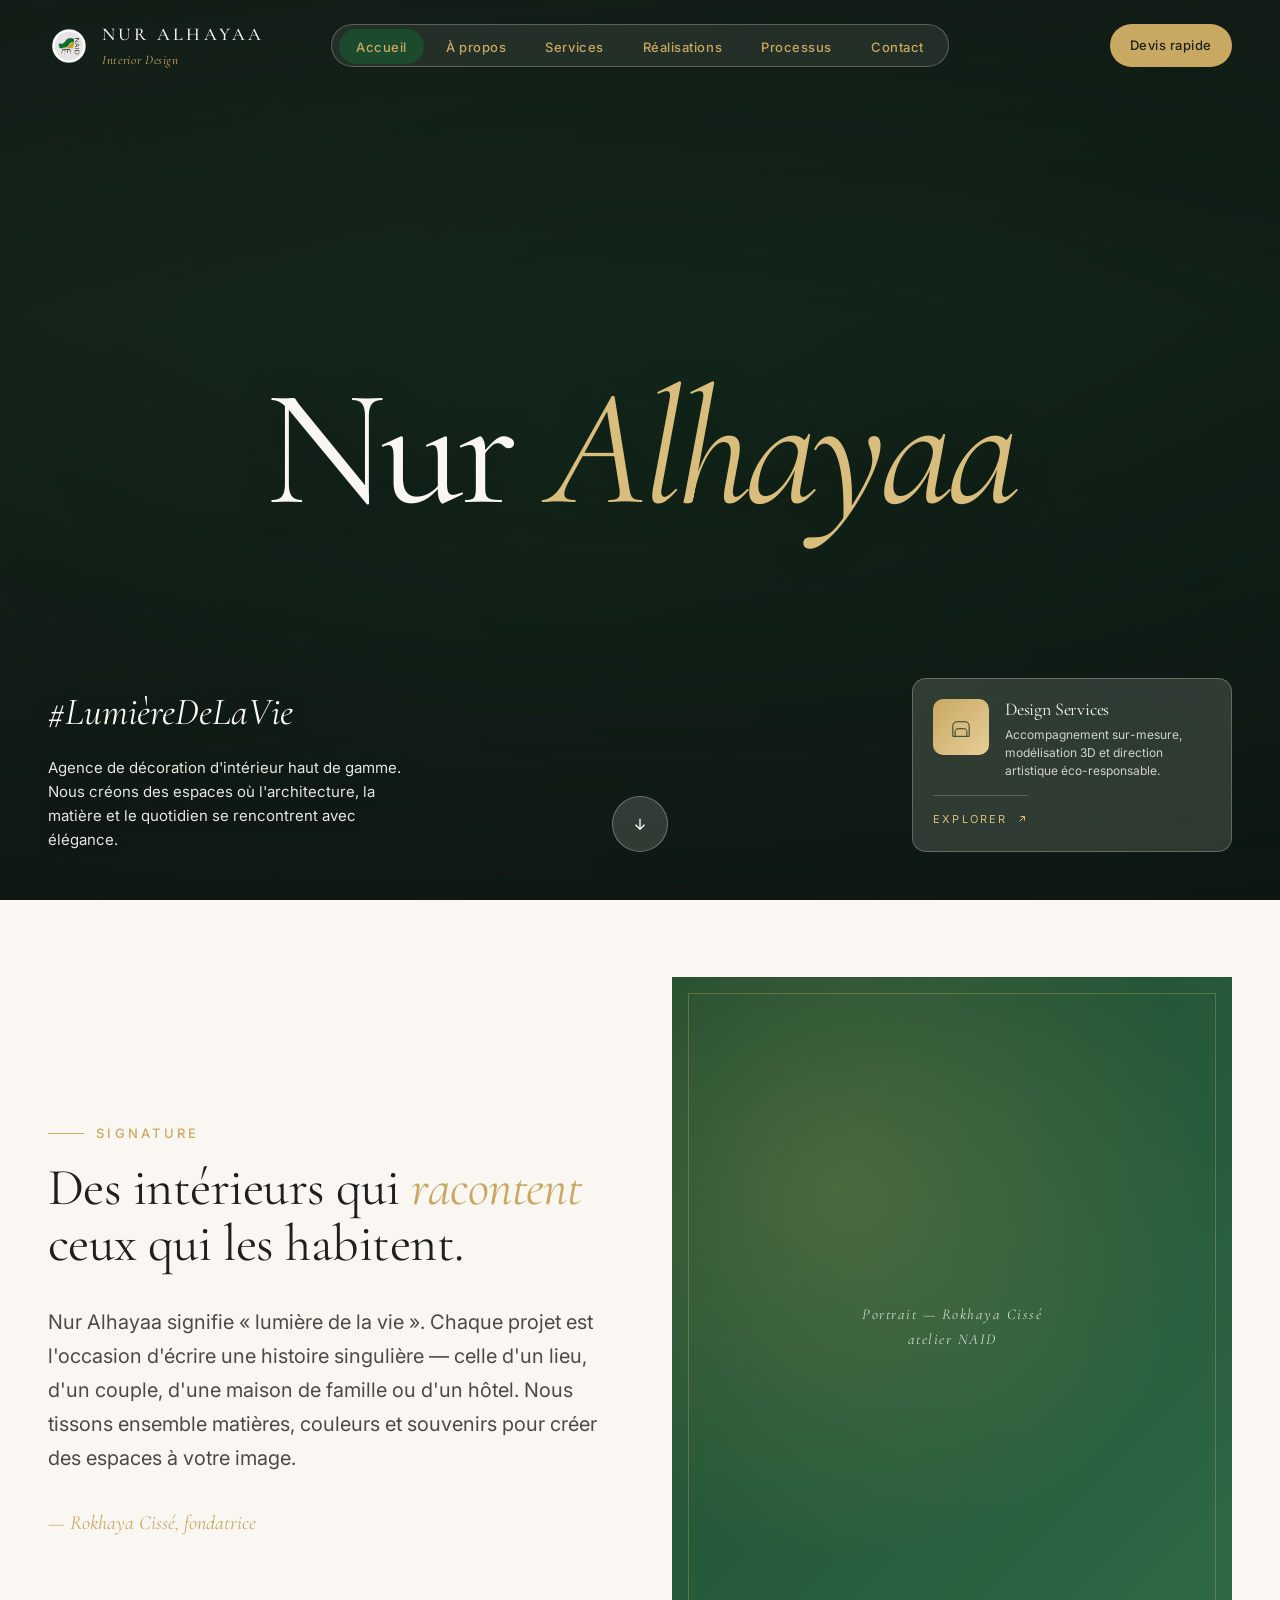
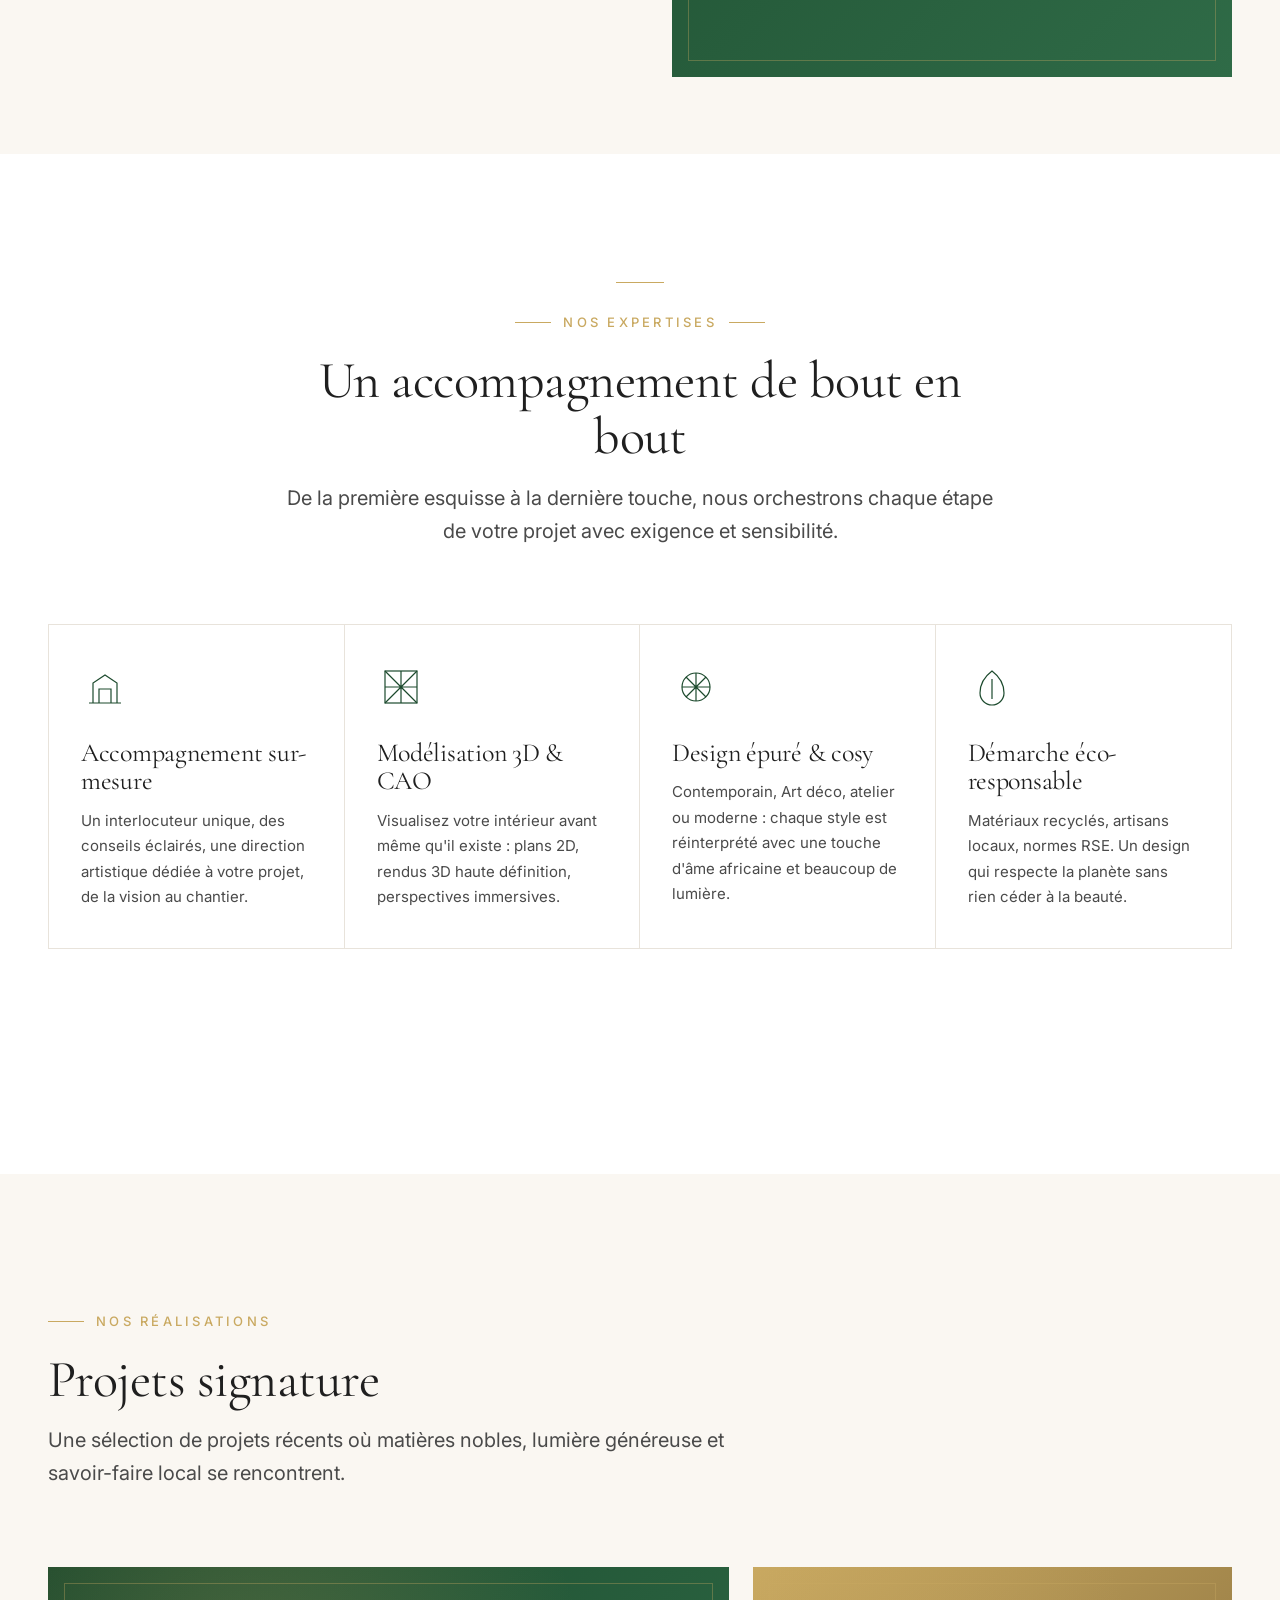
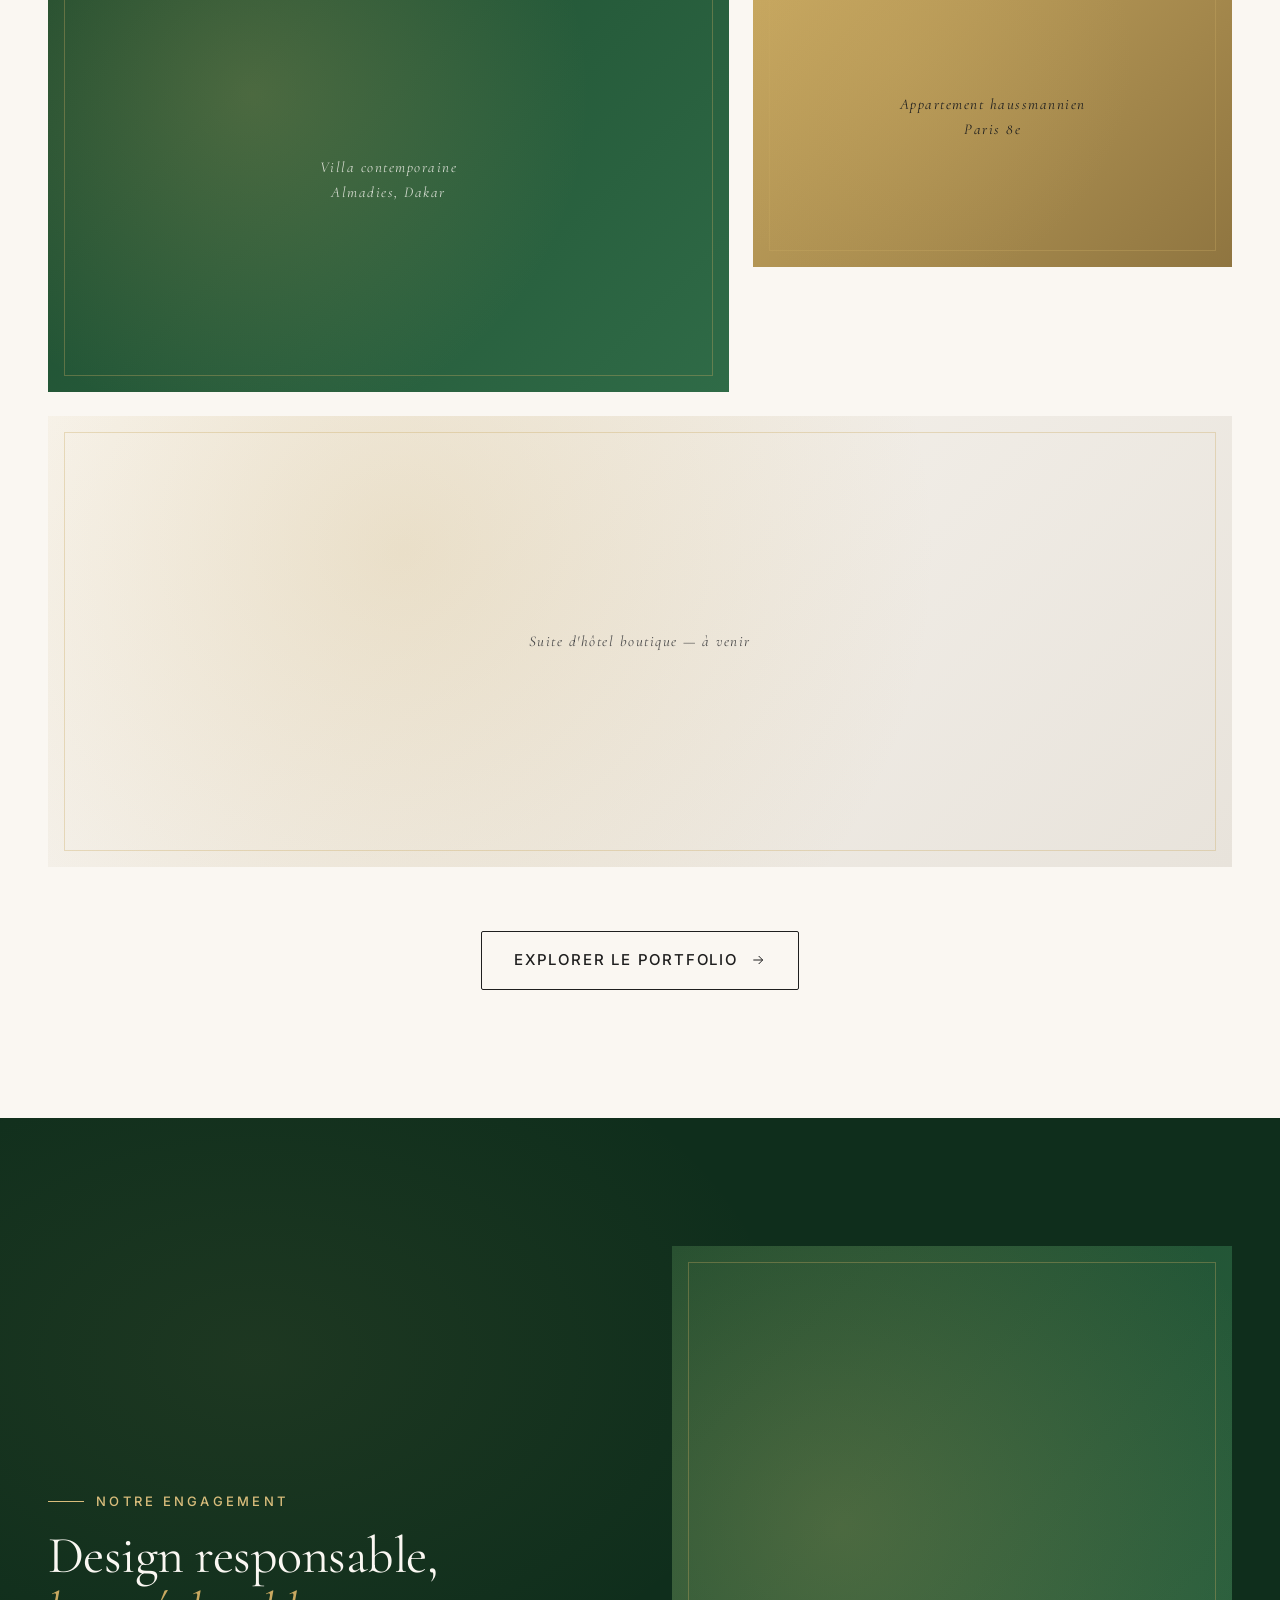
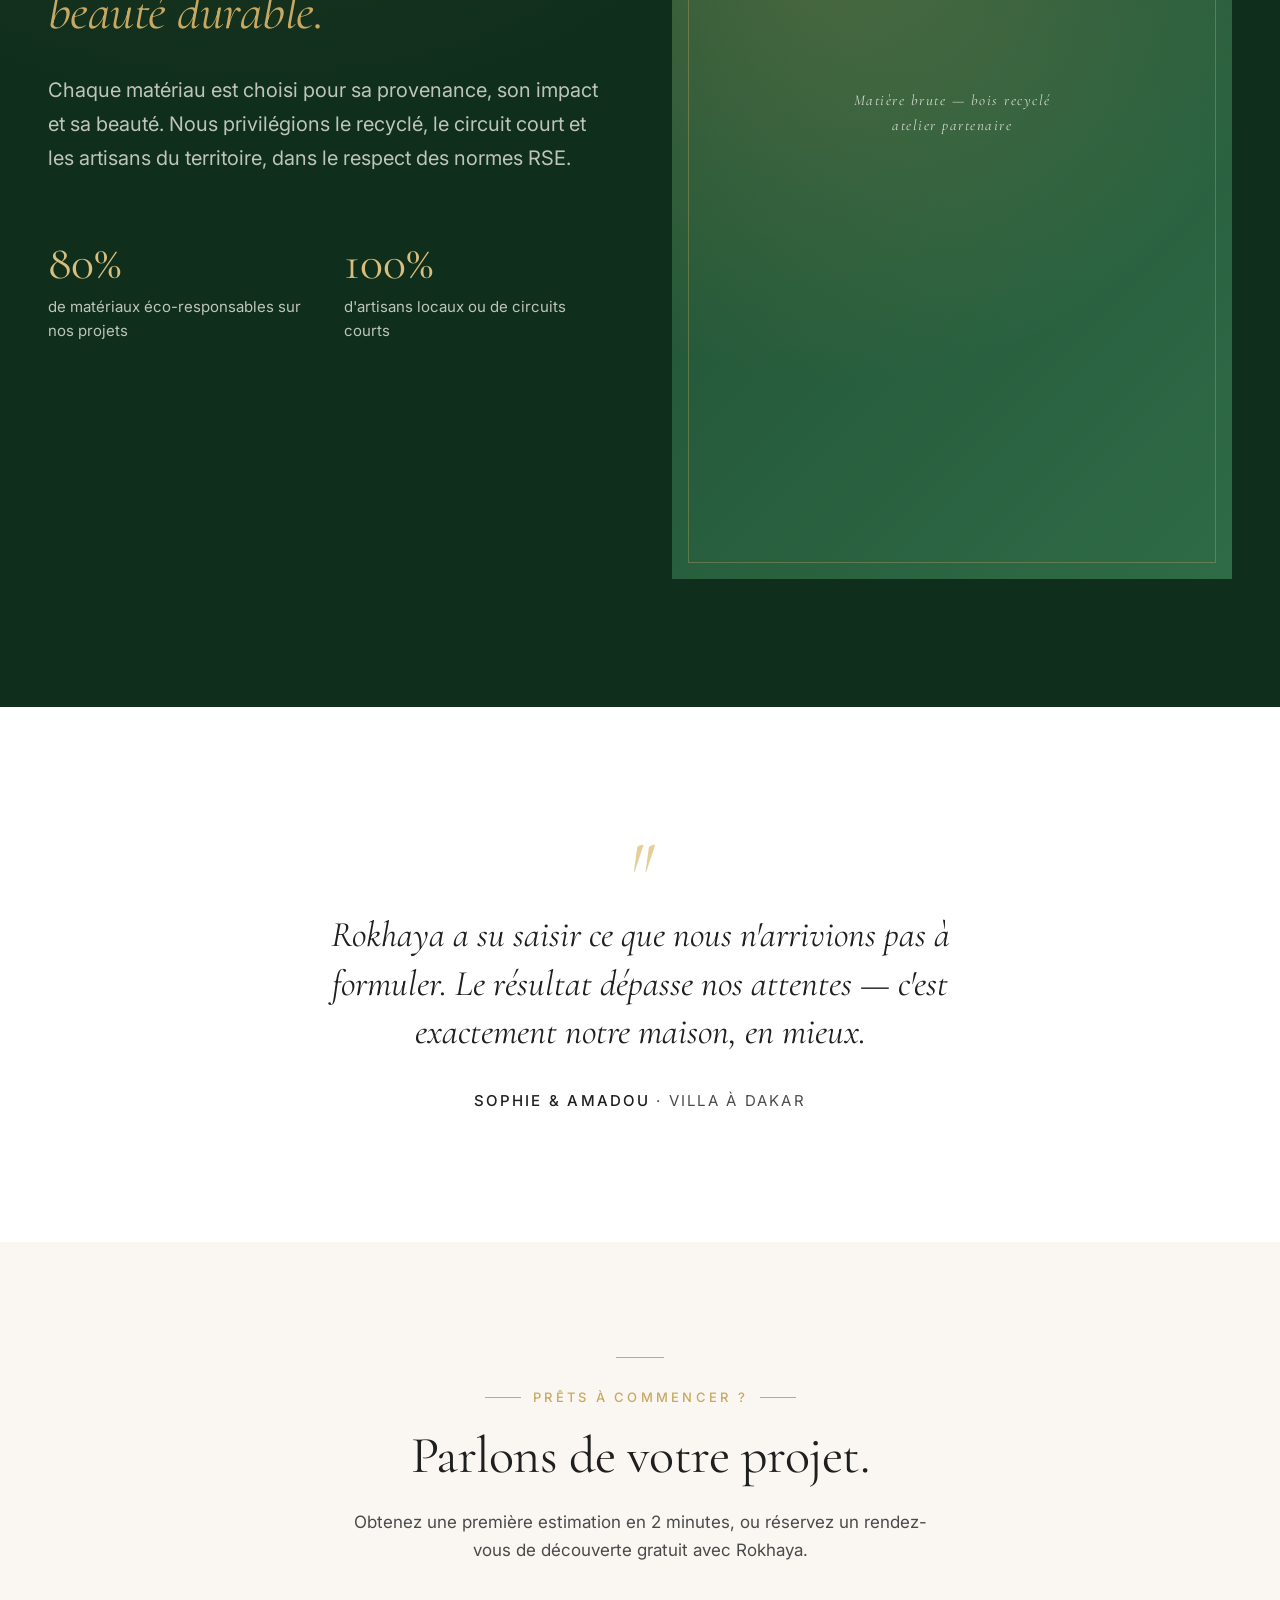
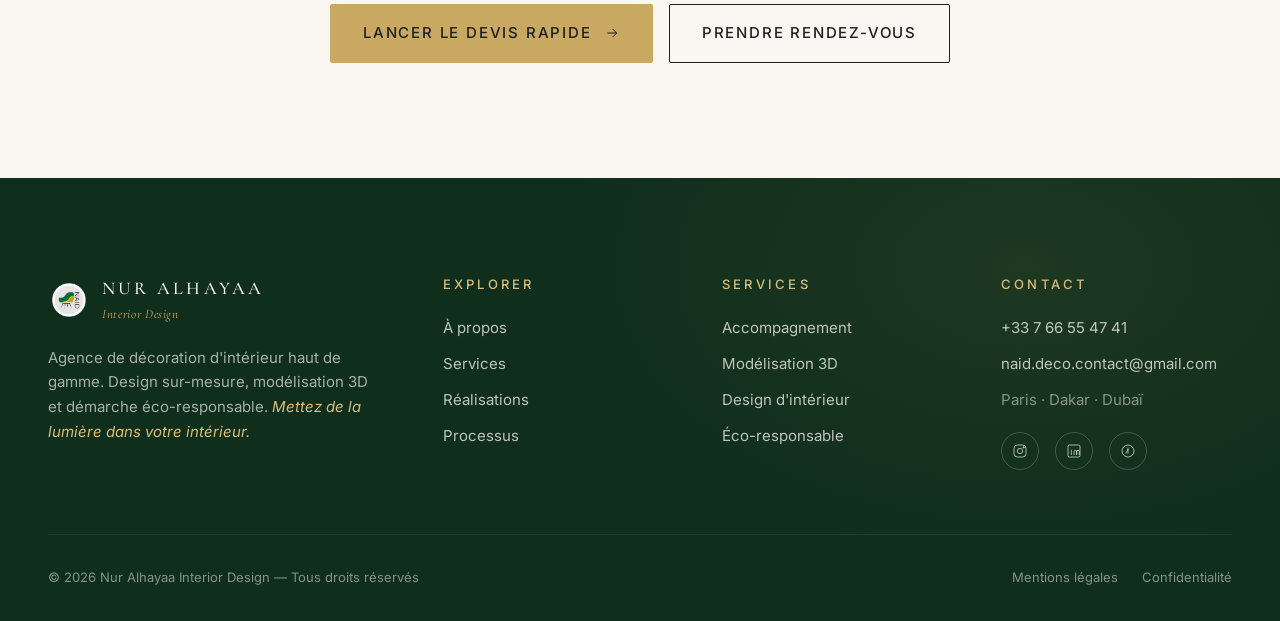
<file: index.html>
<!DOCTYPE html>
<html lang="fr">
<head>
  <meta charset="UTF-8" />
  <meta name="viewport" content="width=device-width, initial-scale=1.0" />
  <title>Nur Alhayaa Interior Design — Mettez de la lumière dans votre intérieur</title>
  <meta name="description" content="Agence de décoration d'intérieur haut de gamme. Design sur-mesure, modélisation 3D, démarche éco-responsable. Paris · Dakar · Dubaï." />
  <meta name="theme-color" content="#1C4A2D" />

  <!-- Open Graph -->
  <meta property="og:type" content="website" />
  <meta property="og:title" content="Nur Alhayaa Interior Design" />
  <meta property="og:description" content="Mettez de la lumière dans votre intérieur. Agence de décoration d'intérieur premium." />
  <meta property="og:image" content="assets/images/og-image.jpg" />

  <!-- Fonts -->
  <link rel="preconnect" href="https://fonts.googleapis.com" />
  <link rel="preconnect" href="https://fonts.gstatic.com" crossorigin />
  <link href="https://fonts.googleapis.com/css2?family=Cormorant+Garamond:ital,wght@0,300;0,400;0,500;0,600;1,300;1,400;1,500&family=Inter:wght@300;400;500;600&display=swap" rel="stylesheet" />

  <!-- Styles -->
  <link rel="stylesheet" href="assets/css/styles.css" />

  <link rel="icon" type="image/png" href="assets/images/logo-naid.png" />
  <link rel="canonical" href="https://www.nuralhayaa.com/" />
</head>
<body>

  <!-- ===================== HEADER ===================== -->
  <header class="site-header light-on-dark" id="site-header">
    <div class="container nav-wrap">
      <a href="index.html" class="brand" aria-label="Nur Alhayaa Interior Design">
        <img src="assets/images/logo-naid.png" alt="NAID" class="brand-logo" />
        <div>
          <div class="brand-name">Nur Alhayaa</div>
          <div class="brand-tag">Interior Design</div>
        </div>
      </a>

      <nav aria-label="Navigation principale">
        <ul class="nav-links" id="nav-links">
          <li><a href="index.html" class="nav-link active">Accueil</a></li>
          <li><a href="a-propos.html" class="nav-link">À propos</a></li>
          <li><a href="services.html" class="nav-link">Services</a></li>
          <li><a href="realisations.html" class="nav-link">Réalisations</a></li>
          <li><a href="processus.html" class="nav-link">Processus</a></li>
          <li><a href="contact.html" class="nav-link">Contact</a></li>
        </ul>
      </nav>

      <div class="nav-right">
        <a href="devis-rapide.html" class="nav-cta">Devis rapide</a>
      </div>

      <button class="menu-toggle" aria-label="Menu" aria-expanded="false" aria-controls="nav-links"><span></span><span></span></button>
    </div>
  </header>

  <!-- ===================== HERO ===================== -->
  <section class="hero" id="hero">
    <div class="hero-bg" aria-hidden="true"></div>
    <div class="hero-overlay" aria-hidden="true"></div>

    <h1 class="hero-mega reveal">
      Nur <span class="italic">Alhayaa</span>
    </h1>

    <div class="hero-bottom-left reveal delay-2">
      <div class="hero-hashtag">#LumièreDeLaVie</div>
      <p>
        Agence de décoration d'intérieur haut de gamme.
        Nous créons des espaces où l'architecture, la matière et le quotidien
        se rencontrent avec élégance.
      </p>
    </div>

    <div class="hero-scroll-center reveal delay-3">
      <a href="#intro" class="scroll-btn" aria-label="Descendre">
        <svg width="18" height="18" viewBox="0 0 24 24" fill="none" stroke="currentColor" stroke-width="1.8"><path d="M12 5v14M6 13l6 6 6-6"/></svg>
      </a>
    </div>

    <a href="services.html" class="hero-card reveal delay-3" aria-label="Nos services">
      <div class="hero-card-top">
        <div class="hero-card-thumb">
          <svg width="28" height="28" viewBox="0 0 48 48" fill="none" stroke="currentColor" stroke-width="1.5">
            <path d="M10 40V22c0-4 3-7 7-7h14c4 0 7 3 7 7v18M14 40v-8c0-3 2-5 5-5h10c3 0 5 2 5 5v8M10 40h28"/>
          </svg>
        </div>
        <div>
          <h4>Design Services</h4>
          <div class="card-desc">
            Accompagnement sur-mesure, modélisation 3D et direction artistique éco-responsable.
          </div>
        </div>
      </div>
      <span class="card-cta">
        Explorer
        <svg width="12" height="12" viewBox="0 0 24 24" fill="none" stroke="currentColor" stroke-width="2"><path d="M7 17L17 7M17 7H9M17 7v8"/></svg>
      </span>
    </a>
  </section>

  <!-- ===================== INTRO SIGNATURE ===================== -->
  <section id="intro" class="tight">
    <div class="container">
      <div class="two-col">
        <div class="reveal">
          <span class="eyebrow">Signature</span>
          <h2 class="u-mt-4">
            Des intérieurs qui <span class="serif-italic u-gold">racontent</span> ceux qui les habitent.
          </h2>
          <p class="lead u-mt-6">
            Nur Alhayaa signifie « lumière de la vie ». Chaque projet est l'occasion
            d'écrire une histoire singulière — celle d'un lieu, d'un couple, d'une maison
            de famille ou d'un hôtel. Nous tissons ensemble matières, couleurs et souvenirs
            pour créer des espaces à votre image.
          </p>
          <p class="u-mt-6" style="font-family: var(--font-display); font-style: italic; color: var(--accent); font-size: var(--fs-md);">
            — Rokhaya Cissé, fondatrice
          </p>
        </div>
        <div class="reveal reveal-right delay-1">
          <div class="img-block">
            <div class="img-placeholder">
              <span>Portrait — Rokhaya Cissé<br />atelier NAID</span>
            </div>
          </div>
        </div>
      </div>
    </div>
  </section>

  <!-- ===================== SERVICES APERÇU ===================== -->
  <section style="background: var(--c-white);">
    <div class="container">
      <div class="section-head center reveal">
        <div class="divider-gold"></div>
        <span class="eyebrow center">Nos expertises</span>
        <h2 class="u-mt-4">Un accompagnement de bout en bout</h2>
        <p class="u-mt-4">
          De la première esquisse à la dernière touche, nous orchestrons chaque étape
          de votre projet avec exigence et sensibilité.
        </p>
      </div>

      <div class="services-grid reveal">
        <article class="service-item">
          <svg class="icon" viewBox="0 0 48 48" fill="none" stroke="currentColor" stroke-width="1.2">
            <path d="M8 40h32M12 40V20l12-8 12 8v20M18 40V26h12v14"/>
          </svg>
          <h3>Accompagnement sur-mesure</h3>
          <p>Un interlocuteur unique, des conseils éclairés, une direction artistique dédiée à votre projet, de la vision au chantier.</p>
        </article>

        <article class="service-item">
          <svg class="icon" viewBox="0 0 48 48" fill="none" stroke="currentColor" stroke-width="1.2">
            <rect x="8" y="8" width="32" height="32"/>
            <path d="M8 8l32 32M40 8L8 40M24 8v32M8 24h32"/>
          </svg>
          <h3>Modélisation 3D &amp; CAO</h3>
          <p>Visualisez votre intérieur avant même qu'il existe : plans 2D, rendus 3D haute définition, perspectives immersives.</p>
        </article>

        <article class="service-item">
          <svg class="icon" viewBox="0 0 48 48" fill="none" stroke="currentColor" stroke-width="1.2">
            <circle cx="24" cy="24" r="14"/>
            <path d="M24 10v28M10 24h28M14 14l20 20M34 14L14 34"/>
          </svg>
          <h3>Design épuré &amp; cosy</h3>
          <p>Contemporain, Art déco, atelier ou moderne : chaque style est réinterprété avec une touche d'âme africaine et beaucoup de lumière.</p>
        </article>

        <article class="service-item">
          <svg class="icon" viewBox="0 0 48 48" fill="none" stroke="currentColor" stroke-width="1.2">
            <path d="M24 8C16 14 12 22 12 30a12 12 0 0024 0c0-8-4-16-12-22zM24 16v20"/>
          </svg>
          <h3>Démarche éco-responsable</h3>
          <p>Matériaux recyclés, artisans locaux, normes RSE. Un design qui respecte la planète sans rien céder à la beauté.</p>
        </article>
      </div>

      <div class="u-center u-mt-8 reveal">
        <a href="services.html" class="link">Découvrir toutes nos expertises
          <svg width="16" height="16" viewBox="0 0 24 24" fill="none" stroke="currentColor" stroke-width="1.5"><path d="M5 12h14M13 6l6 6-6 6"/></svg>
        </a>
      </div>
    </div>
  </section>

  <!-- ===================== RÉALISATIONS PHARES ===================== -->
  <section>
    <div class="container">
      <div class="section-head reveal">
        <span class="eyebrow">Nos réalisations</span>
        <h2 class="u-mt-4">Projets signature</h2>
        <p class="u-mt-4">
          Une sélection de projets récents où matières nobles, lumière généreuse
          et savoir-faire local se rencontrent.
        </p>
      </div>

      <div class="portfolio-grid">
        <a href="realisations/projet-villa-dakar.html" class="portfolio-item col-span-7 reveal">
          <div class="img-block landscape">
            <div class="img-placeholder">
              <span>Villa contemporaine<br />Almadies, Dakar</span>
            </div>
          </div>
          <div class="overlay">
            <span class="tag">Résidentiel · 240 m²</span>
            <h4>Villa des Almadies</h4>
          </div>
        </a>

        <a href="realisations/projet-appartement-paris.html" class="portfolio-item col-span-5 reveal delay-1">
          <div class="img-block landscape">
            <div class="img-placeholder gold" style="color: var(--c-ink-700);">
              <span>Appartement haussmannien<br />Paris 8e</span>
            </div>
          </div>
          <div class="overlay">
            <span class="tag">Résidentiel · 120 m²</span>
            <h4>Appartement Monceau</h4>
          </div>
        </a>

        <a href="realisations.html" class="portfolio-item col-span-12 reveal delay-2">
          <div class="img-block landscape" style="aspect-ratio: 21/8;">
            <div class="img-placeholder ivory">
              <span>Suite d'hôtel boutique — à venir</span>
            </div>
          </div>
          <div class="overlay">
            <span class="tag">Hôtellerie</span>
            <h4>Voir toutes les réalisations →</h4>
          </div>
        </a>
      </div>

      <div class="u-center u-mt-8 reveal">
        <a href="realisations.html" class="btn btn-ghost">
          Explorer le portfolio
          <svg class="arrow" width="16" height="16" viewBox="0 0 24 24" fill="none" stroke="currentColor" stroke-width="1.5"><path d="M5 12h14M13 6l6 6-6 6"/></svg>
        </a>
      </div>
    </div>
  </section>

  <!-- ===================== ENGAGEMENT ÉCO-RESPONSABLE ===================== -->
  <section class="section-dark">
    <div class="container">
      <div class="two-col">
        <div class="reveal">
          <span class="eyebrow">Notre engagement</span>
          <h2 class="u-mt-4">Design responsable,<br /><span class="serif-italic u-gold">beauté durable.</span></h2>
          <p class="lead u-mt-6">
            Chaque matériau est choisi pour sa provenance, son impact et sa beauté.
            Nous privilégions le recyclé, le circuit court et les artisans du territoire,
            dans le respect des normes RSE.
          </p>

          <div class="u-mt-8" style="display: grid; grid-template-columns: 1fr 1fr; gap: 2rem;">
            <div>
              <div style="font-family: var(--font-display); font-size: 3rem; color: var(--c-gold-400); line-height: 1;">80%</div>
              <p style="margin-top: 0.5rem; font-size: var(--fs-sm);">de matériaux éco-responsables sur nos projets</p>
            </div>
            <div>
              <div style="font-family: var(--font-display); font-size: 3rem; color: var(--c-gold-400); line-height: 1;">100%</div>
              <p style="margin-top: 0.5rem; font-size: var(--fs-sm);">d'artisans locaux ou de circuits courts</p>
            </div>
          </div>
        </div>

        <div class="reveal reveal-right delay-1">
          <div class="img-block tall">
            <div class="img-placeholder">
              <span>Matière brute — bois recyclé<br />atelier partenaire</span>
            </div>
          </div>
        </div>
      </div>
    </div>
  </section>

  <!-- ===================== TÉMOIGNAGE ===================== -->
  <section style="background: var(--c-white);">
    <div class="container">
      <div class="testimonial reveal">
        <blockquote class="testimonial-quote">
          Rokhaya a su saisir ce que nous n'arrivions pas à formuler. Le résultat dépasse
          nos attentes — c'est exactement notre maison, en mieux.
        </blockquote>
        <div class="testimonial-author">
          <strong>Sophie &amp; Amadou</strong> · Villa à Dakar
        </div>
      </div>
    </div>
  </section>

  <!-- ===================== CTA BAND ===================== -->
  <section class="cta-band" style="background: var(--c-cream-100);">
    <div class="container-narrow">
      <div class="divider-gold reveal"></div>
      <span class="eyebrow center reveal delay-1">Prêts à commencer ?</span>
      <h2 class="reveal delay-2">Parlons de votre projet.</h2>
      <p class="reveal delay-3">
        Obtenez une première estimation en 2 minutes, ou réservez un rendez-vous
        de découverte gratuit avec Rokhaya.
      </p>
      <div class="btns reveal delay-4">
        <a href="devis-rapide.html" class="btn btn-gold">
          Lancer le devis rapide
          <svg class="arrow" width="16" height="16" viewBox="0 0 24 24" fill="none" stroke="currentColor" stroke-width="1.5"><path d="M5 12h14M13 6l6 6-6 6"/></svg>
        </a>
        <a href="contact.html" class="btn btn-ghost">Prendre rendez-vous</a>
      </div>
    </div>
  </section>

  <!-- ===================== FOOTER ===================== -->
  <footer class="site-footer footer">
    <div class="container">
      <div class="footer-grid">
        <div class="footer-brand">
          <div class="brand" style="margin-bottom: 1rem;">
            <img src="assets/images/logo-naid.png" alt="NAID" class="brand-logo" />
            <div>
              <div class="brand-name" style="color: var(--c-cream-100);">Nur Alhayaa</div>
              <div class="brand-tag">Interior Design</div>
            </div>
          </div>
          <p>
            Agence de décoration d'intérieur haut de gamme. Design sur-mesure,
            modélisation 3D et démarche éco-responsable. <em style="color: var(--c-gold-400);">Mettez de la lumière dans votre intérieur.</em>
          </p>
        </div>

        <div>
          <h5>Explorer</h5>
          <ul>
            <li><a href="a-propos.html">À propos</a></li>
            <li><a href="services.html">Services</a></li>
            <li><a href="realisations.html">Réalisations</a></li>
            <li><a href="processus.html">Processus</a></li>
          </ul>
        </div>

        <div>
          <h5>Services</h5>
          <ul>
            <li><a href="services.html#sur-mesure">Accompagnement</a></li>
            <li><a href="services.html#3d">Modélisation 3D</a></li>
            <li><a href="services.html#design">Design d'intérieur</a></li>
            <li><a href="services.html#eco">Éco-responsable</a></li>
          </ul>
        </div>

        <div>
          <h5>Contact</h5>
          <ul>
            <li><a href="tel:+33766554741">+33 7 66 55 47 41</a></li>
            <li><a href="mailto:naid.deco.contact@gmail.com">naid.deco.contact@gmail.com</a></li>
            <li style="color: rgba(250,247,242,0.5);">Paris · Dakar · Dubaï</li>
          </ul>
          <div class="socials" style="margin-top: 1.25rem;">
            <a href="#" aria-label="Instagram">
              <svg viewBox="0 0 24 24" fill="none" stroke="currentColor" stroke-width="1.5"><rect x="3" y="3" width="18" height="18" rx="5"/><circle cx="12" cy="12" r="4"/><circle cx="17.5" cy="6.5" r="1" fill="currentColor"/></svg>
            </a>
            <a href="#" aria-label="LinkedIn">
              <svg viewBox="0 0 24 24" fill="none" stroke="currentColor" stroke-width="1.5"><rect x="3" y="3" width="18" height="18" rx="2"/><path d="M8 10v8M8 7v.01M12 18v-5a2 2 0 014 0v5M16 18v-5a2 2 0 014 0v5"/></svg>
            </a>
            <a href="#" aria-label="Pinterest">
              <svg viewBox="0 0 24 24" fill="none" stroke="currentColor" stroke-width="1.5"><circle cx="12" cy="12" r="9"/><path d="M12 7v9M9 16c0-3 3-4 3-7"/></svg>
            </a>
          </div>
        </div>
      </div>

      <div class="footer-bottom">
        <div>© <span id="current-year">2026</span> Nur Alhayaa Interior Design — Tous droits réservés</div>
        <div style="display: flex; gap: 1.5rem;">
          <a href="#">Mentions légales</a>
          <a href="#">Confidentialité</a>
        </div>
      </div>
    </div>
  </footer>

  <script src="assets/js/main.js"></script>
</body>
</html>
</file>
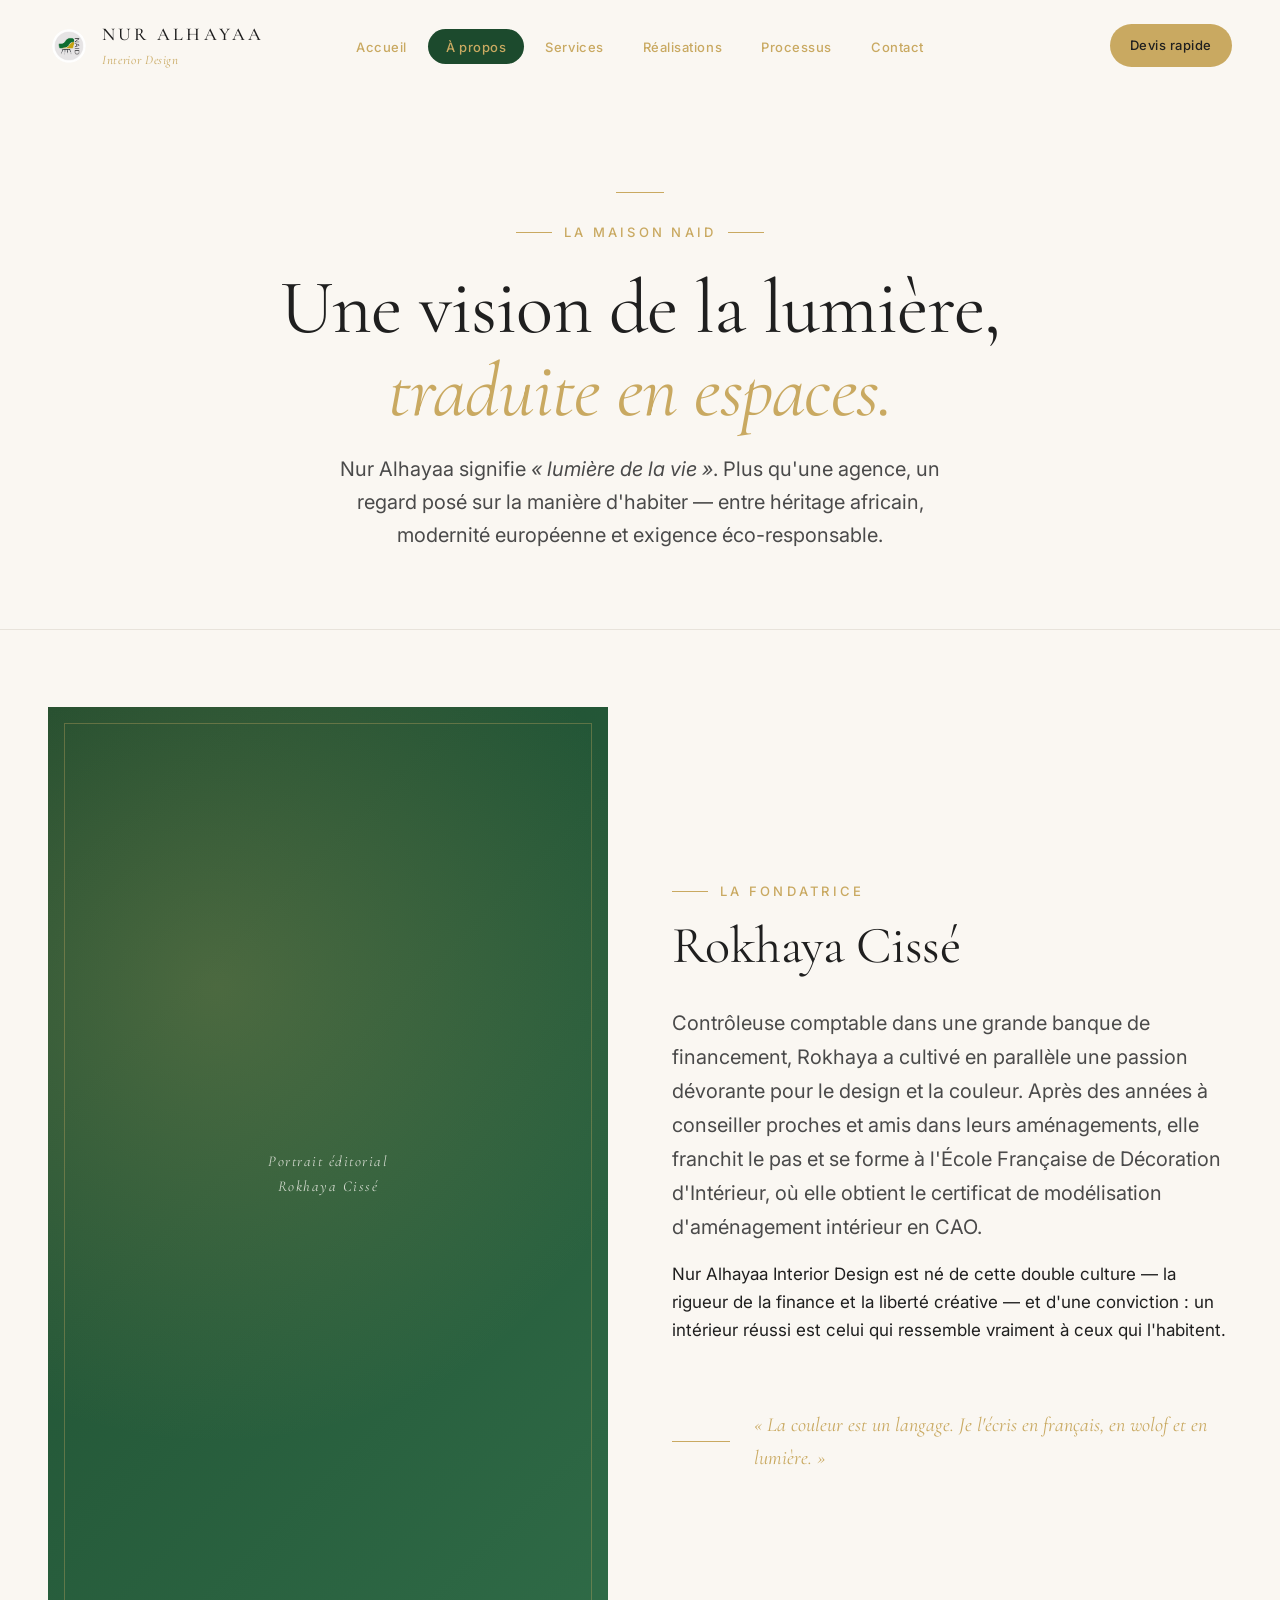
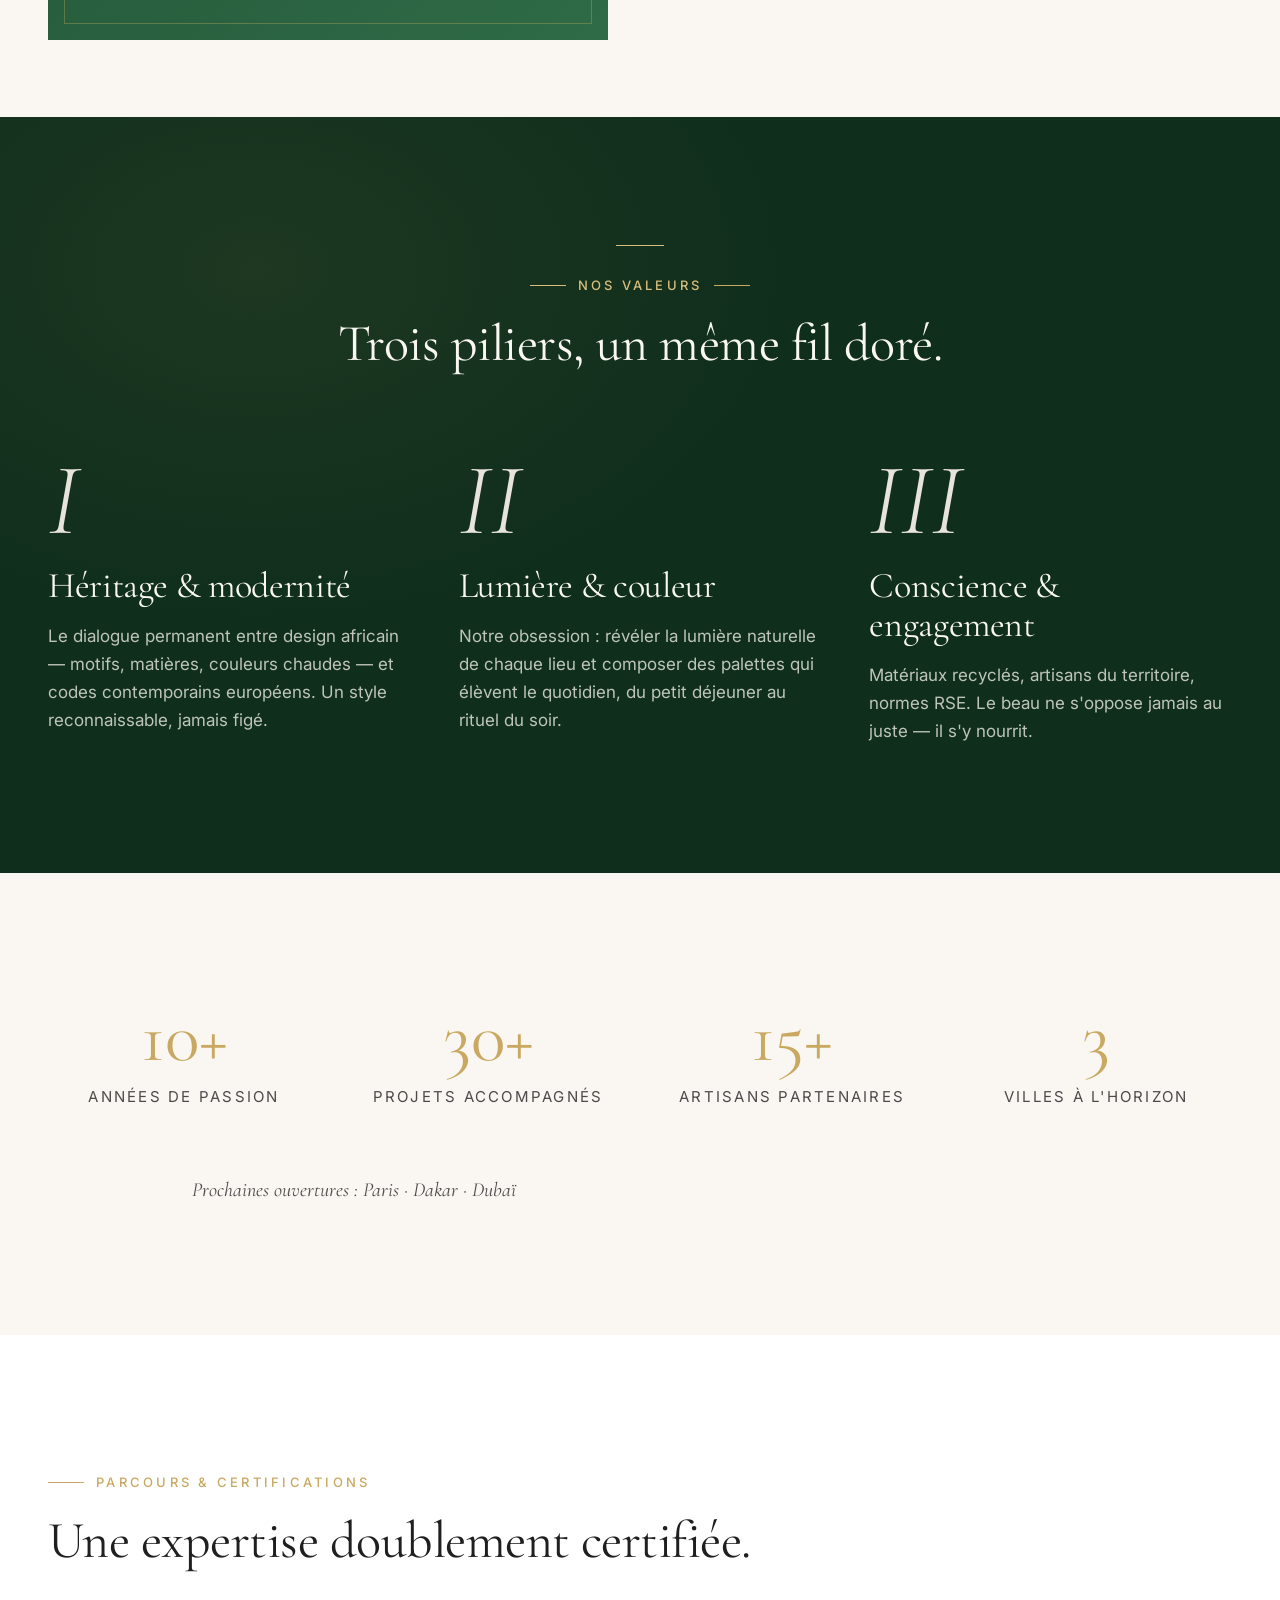
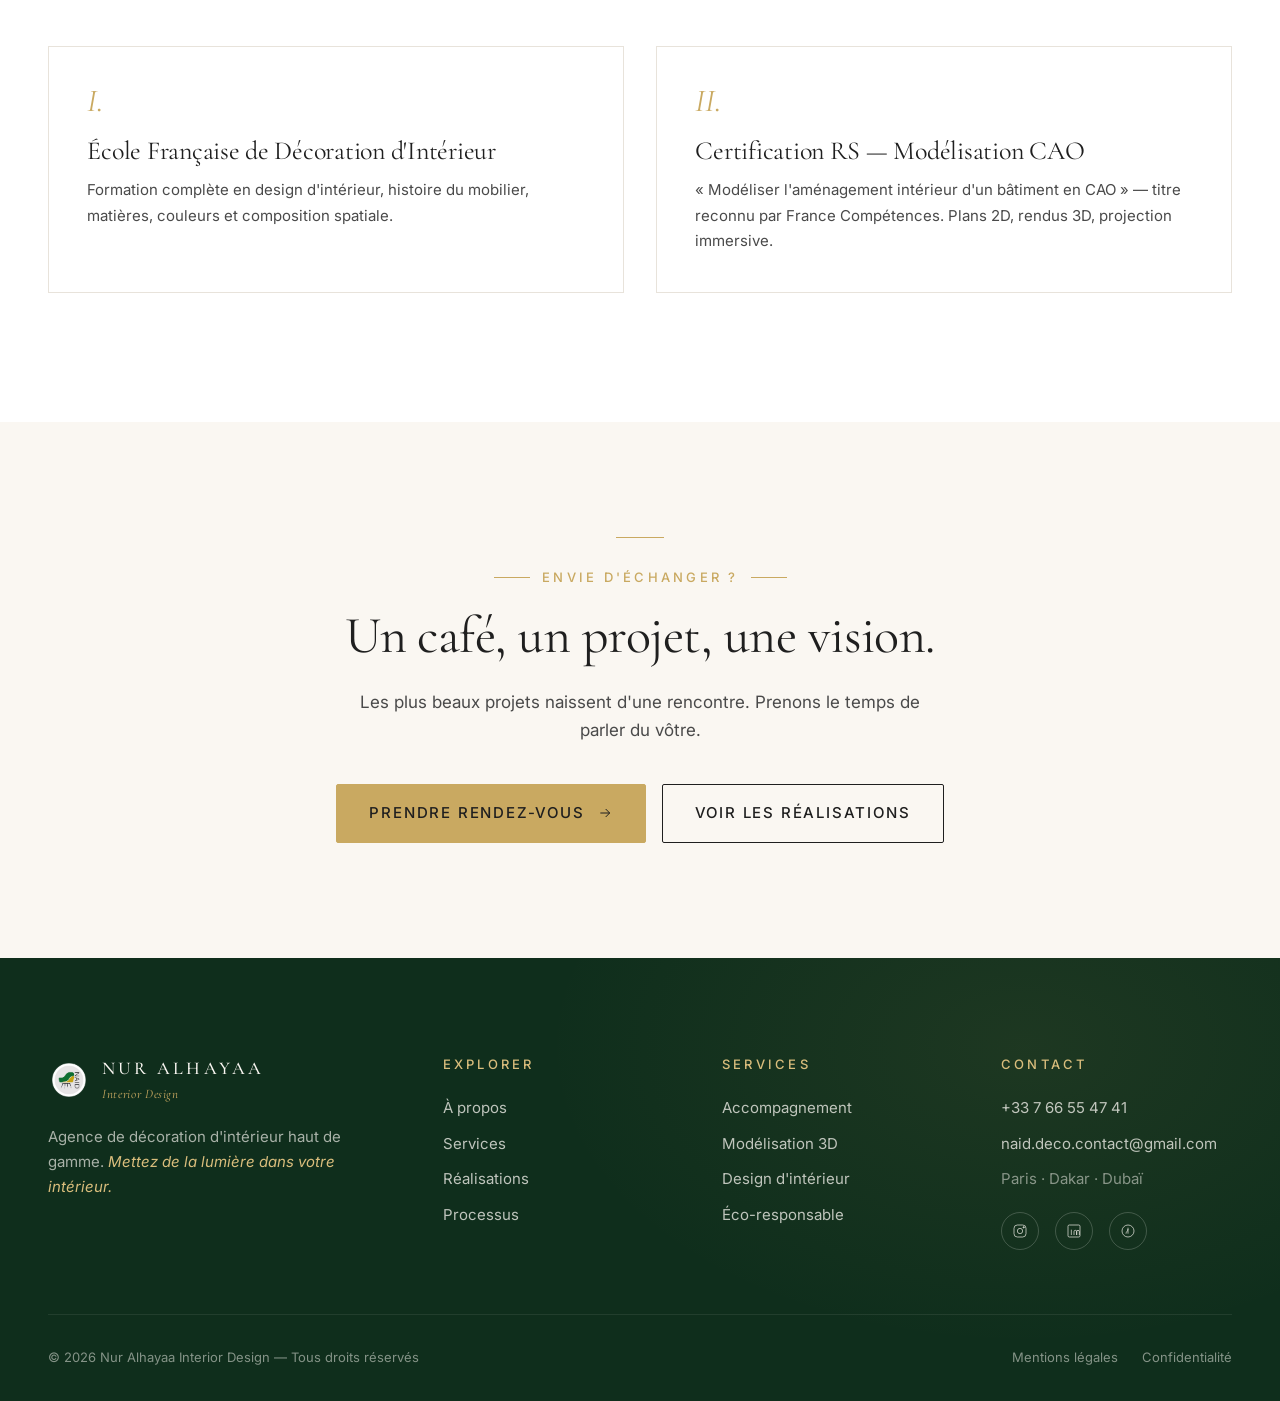
<file: a-propos.html>
<!DOCTYPE html>
<html lang="fr">
<head>
  <meta charset="UTF-8" />
  <meta name="viewport" content="width=device-width, initial-scale=1.0" />
  <title>À propos — Nur Alhayaa Interior Design</title>
  <meta name="description" content="Rencontrez Rokhaya Cissé, fondatrice de Nur Alhayaa Interior Design. Parcours, vision et engagement d'une agence de décoration d'intérieur premium." />
  <meta name="theme-color" content="#1C4A2D" />

  <link rel="preconnect" href="https://fonts.googleapis.com" />
  <link rel="preconnect" href="https://fonts.gstatic.com" crossorigin />
  <link href="https://fonts.googleapis.com/css2?family=Cormorant+Garamond:ital,wght@0,300;0,400;0,500;0,600;1,300;1,400;1,500&family=Inter:wght@300;400;500;600&display=swap" rel="stylesheet" />
  <link rel="stylesheet" href="assets/css/styles.css" />
  <link rel="icon" type="image/png" href="assets/images/logo-naid.png" />
</head>
<body>

  <!-- HEADER -->
  <header class="site-header" id="site-header">
    <div class="container nav-wrap">
      <a href="index.html" class="brand">
        <img src="assets/images/logo-naid.png" alt="NAID" class="brand-logo" />
        <div>
          <div class="brand-name">Nur Alhayaa</div>
          <div class="brand-tag">Interior Design</div>
        </div>
      </a>
      <nav aria-label="Navigation principale">
        <ul class="nav-links" id="nav-links">
          <li><a href="index.html" class="nav-link">Accueil</a></li>
          <li><a href="a-propos.html" class="nav-link active">À propos</a></li>
          <li><a href="services.html" class="nav-link">Services</a></li>
          <li><a href="realisations.html" class="nav-link">Réalisations</a></li>
          <li><a href="processus.html" class="nav-link">Processus</a></li>
          <li><a href="contact.html" class="nav-link">Contact</a></li>
        </ul>
      </nav>
      <div class="nav-right">
        <a href="devis-rapide.html" class="nav-cta">Devis rapide</a>
      </div>
      <button class="menu-toggle" aria-label="Menu" aria-expanded="false" aria-controls="nav-links"><span></span><span></span></button>
    </div>
  </header>

  <!-- PAGE HEADER -->
  <section class="page-header">
    <div class="container-narrow">
      <div class="divider-gold"></div>
      <span class="eyebrow center">La maison NAID</span>
      <h1>Une vision de la lumière,<br /><span class="serif-italic u-gold">traduite en espaces.</span></h1>
      <p>
        Nur Alhayaa signifie <em>« lumière de la vie »</em>. Plus qu'une agence, un regard posé
        sur la manière d'habiter — entre héritage africain, modernité européenne et exigence éco-responsable.
      </p>
    </div>
  </section>

  <!-- PORTRAIT ROKHAYA -->
  <section class="tight">
    <div class="container">
      <div class="two-col">
        <div class="reveal">
          <div class="img-block tall">
            <div class="img-placeholder">
              <span>Portrait éditorial<br />Rokhaya Cissé</span>
            </div>
          </div>
        </div>
        <div class="reveal reveal-right delay-1">
          <span class="eyebrow">La fondatrice</span>
          <h2 class="u-mt-4">Rokhaya Cissé</h2>
          <p class="lead u-mt-6">
            Contrôleuse comptable dans une grande banque de financement, Rokhaya a cultivé
            en parallèle une passion dévorante pour le design et la couleur. Après des années
            à conseiller proches et amis dans leurs aménagements, elle franchit le pas
            et se forme à l'École Française de Décoration d'Intérieur, où elle obtient
            le certificat de modélisation d'aménagement intérieur en CAO.
          </p>
          <p class="u-mt-4">
            Nur Alhayaa Interior Design est né de cette double culture — la rigueur de la finance
            et la liberté créative — et d'une conviction : un intérieur réussi est celui
            qui ressemble vraiment à ceux qui l'habitent.
          </p>
          <div class="u-mt-8" style="display: flex; align-items: center; gap: 1.5rem;">
            <div class="deco-line horizontal"></div>
            <em style="font-family: var(--font-display); font-size: var(--fs-md); color: var(--accent);">
              « La couleur est un langage. Je l'écris en français, en wolof et en lumière. »
            </em>
          </div>
        </div>
      </div>
    </div>
  </section>

  <!-- VALEURS -->
  <section class="section-dark">
    <div class="container">
      <div class="section-head center reveal">
        <div class="divider-gold" style="background: var(--c-gold-400);"></div>
        <span class="eyebrow center">Nos valeurs</span>
        <h2 class="u-mt-4">Trois piliers, un même fil doré.</h2>
      </div>

      <div class="grid reveal" style="grid-template-columns: repeat(3, 1fr); gap: 3rem;">
        <div>
          <div class="roman">I</div>
          <h3 style="margin: 1rem 0;">Héritage &amp; modernité</h3>
          <p>Le dialogue permanent entre design africain — motifs, matières, couleurs chaudes — et codes contemporains européens. Un style reconnaissable, jamais figé.</p>
        </div>
        <div>
          <div class="roman">II</div>
          <h3 style="margin: 1rem 0;">Lumière &amp; couleur</h3>
          <p>Notre obsession : révéler la lumière naturelle de chaque lieu et composer des palettes qui élèvent le quotidien, du petit déjeuner au rituel du soir.</p>
        </div>
        <div>
          <div class="roman">III</div>
          <h3 style="margin: 1rem 0;">Conscience &amp; engagement</h3>
          <p>Matériaux recyclés, artisans du territoire, normes RSE. Le beau ne s'oppose jamais au juste — il s'y nourrit.</p>
        </div>
      </div>
    </div>
  </section>

  <!-- CHIFFRES -->
  <section>
    <div class="container">
      <div class="grid reveal" style="grid-template-columns: repeat(4, 1fr); gap: 2rem; text-align: center;">
        <div>
          <div style="font-family: var(--font-display); font-size: clamp(3rem, 6vw, 4.5rem); color: var(--accent); line-height: 1;">10+</div>
          <p style="margin-top: 0.75rem; font-size: var(--fs-sm); text-transform: uppercase; letter-spacing: 0.15em; color: var(--text-soft);">Années de passion</p>
        </div>
        <div>
          <div style="font-family: var(--font-display); font-size: clamp(3rem, 6vw, 4.5rem); color: var(--accent); line-height: 1;">30+</div>
          <p style="margin-top: 0.75rem; font-size: var(--fs-sm); text-transform: uppercase; letter-spacing: 0.15em; color: var(--text-soft);">Projets accompagnés</p>
        </div>
        <div>
          <div style="font-family: var(--font-display); font-size: clamp(3rem, 6vw, 4.5rem); color: var(--accent); line-height: 1;">15+</div>
          <p style="margin-top: 0.75rem; font-size: var(--fs-sm); text-transform: uppercase; letter-spacing: 0.15em; color: var(--text-soft);">Artisans partenaires</p>
        </div>
        <div>
          <div style="font-family: var(--font-display); font-size: clamp(3rem, 6vw, 4.5rem); color: var(--accent); line-height: 1;">3</div>
          <p style="margin-top: 0.75rem; font-size: var(--fs-sm); text-transform: uppercase; letter-spacing: 0.15em; color: var(--text-soft);">Villes à l'horizon</p>
        </div>
      </div>

      <div class="u-center u-mt-8 reveal">
        <p style="color: var(--text-soft); font-style: italic; font-family: var(--font-display); font-size: var(--fs-md);">
          Prochaines ouvertures : Paris · Dakar · Dubaï
        </p>
      </div>
    </div>
  </section>

  <!-- FORMATION / CERTIFICATIONS -->
  <section style="background: var(--c-white);">
    <div class="container">
      <div class="section-head reveal">
        <span class="eyebrow">Parcours &amp; certifications</span>
        <h2 class="u-mt-4">Une expertise doublement certifiée.</h2>
      </div>

      <div class="grid reveal" style="grid-template-columns: 1fr 1fr; gap: 2rem;">
        <div class="card">
          <div class="card-number">I.</div>
          <h3>École Française de Décoration d'Intérieur</h3>
          <p>Formation complète en design d'intérieur, histoire du mobilier, matières, couleurs et composition spatiale.</p>
        </div>
        <div class="card">
          <div class="card-number">II.</div>
          <h3>Certification RS — Modélisation CAO</h3>
          <p>« Modéliser l'aménagement intérieur d'un bâtiment en CAO » — titre reconnu par France Compétences. Plans 2D, rendus 3D, projection immersive.</p>
        </div>
      </div>
    </div>
  </section>

  <!-- CTA BAND -->
  <section class="cta-band" style="background: var(--c-cream-100);">
    <div class="container-narrow">
      <div class="divider-gold reveal"></div>
      <span class="eyebrow center reveal delay-1">Envie d'échanger ?</span>
      <h2 class="reveal delay-2">Un café, un projet, une vision.</h2>
      <p class="reveal delay-3">
        Les plus beaux projets naissent d'une rencontre. Prenons le temps de parler du vôtre.
      </p>
      <div class="btns reveal delay-4">
        <a href="contact.html" class="btn btn-gold">
          Prendre rendez-vous
          <svg class="arrow" width="16" height="16" viewBox="0 0 24 24" fill="none" stroke="currentColor" stroke-width="1.5"><path d="M5 12h14M13 6l6 6-6 6"/></svg>
        </a>
        <a href="realisations.html" class="btn btn-ghost">Voir les réalisations</a>
      </div>
    </div>
  </section>

  <!-- FOOTER -->
  <footer class="site-footer footer">
    <div class="container">
      <div class="footer-grid">
        <div class="footer-brand">
          <div class="brand" style="margin-bottom: 1rem;">
            <img src="assets/images/logo-naid.png" alt="NAID" class="brand-logo" />
            <div>
              <div class="brand-name" style="color: var(--c-cream-100);">Nur Alhayaa</div>
              <div class="brand-tag">Interior Design</div>
            </div>
          </div>
          <p>Agence de décoration d'intérieur haut de gamme. <em style="color: var(--c-gold-400);">Mettez de la lumière dans votre intérieur.</em></p>
        </div>
        <div>
          <h5>Explorer</h5>
          <ul>
            <li><a href="a-propos.html">À propos</a></li>
            <li><a href="services.html">Services</a></li>
            <li><a href="realisations.html">Réalisations</a></li>
            <li><a href="processus.html">Processus</a></li>
          </ul>
        </div>
        <div>
          <h5>Services</h5>
          <ul>
            <li><a href="services.html#sur-mesure">Accompagnement</a></li>
            <li><a href="services.html#3d">Modélisation 3D</a></li>
            <li><a href="services.html#design">Design d'intérieur</a></li>
            <li><a href="services.html#eco">Éco-responsable</a></li>
          </ul>
        </div>
        <div>
          <h5>Contact</h5>
          <ul>
            <li><a href="tel:+33766554741">+33 7 66 55 47 41</a></li>
            <li><a href="mailto:naid.deco.contact@gmail.com">naid.deco.contact@gmail.com</a></li>
            <li style="color: rgba(250,247,242,0.5);">Paris · Dakar · Dubaï</li>
          </ul>
          <div class="socials" style="margin-top: 1.25rem;">
            <a href="#" aria-label="Instagram"><svg viewBox="0 0 24 24" fill="none" stroke="currentColor" stroke-width="1.5"><rect x="3" y="3" width="18" height="18" rx="5"/><circle cx="12" cy="12" r="4"/><circle cx="17.5" cy="6.5" r="1" fill="currentColor"/></svg></a>
            <a href="#" aria-label="LinkedIn"><svg viewBox="0 0 24 24" fill="none" stroke="currentColor" stroke-width="1.5"><rect x="3" y="3" width="18" height="18" rx="2"/><path d="M8 10v8M8 7v.01M12 18v-5a2 2 0 014 0v5M16 18v-5a2 2 0 014 0v5"/></svg></a>
            <a href="#" aria-label="Pinterest"><svg viewBox="0 0 24 24" fill="none" stroke="currentColor" stroke-width="1.5"><circle cx="12" cy="12" r="9"/><path d="M12 7v9M9 16c0-3 3-4 3-7"/></svg></a>
          </div>
        </div>
      </div>
      <div class="footer-bottom">
        <div>© <span id="current-year">2026</span> Nur Alhayaa Interior Design — Tous droits réservés</div>
        <div style="display: flex; gap: 1.5rem;"><a href="#">Mentions légales</a><a href="#">Confidentialité</a></div>
      </div>
    </div>
  </footer>

  <script src="assets/js/main.js"></script>
</body>
</html>
</file>
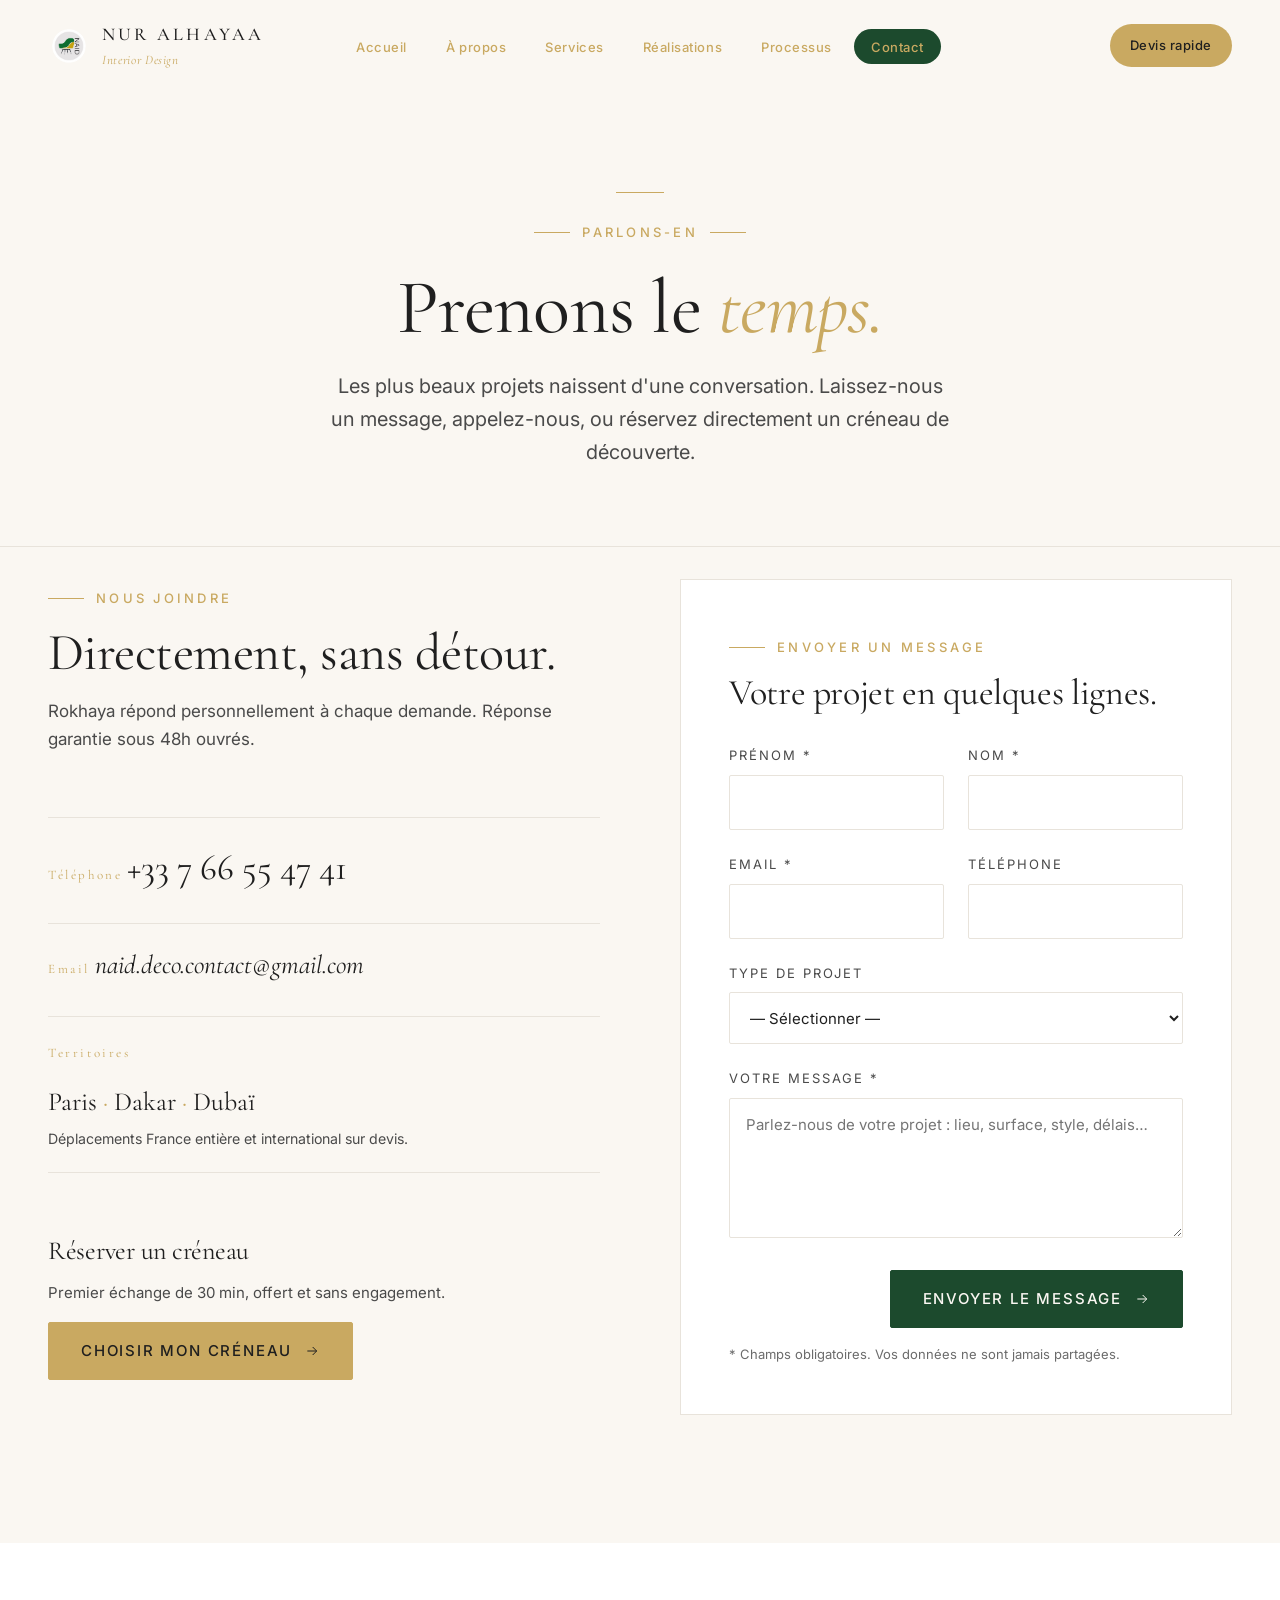
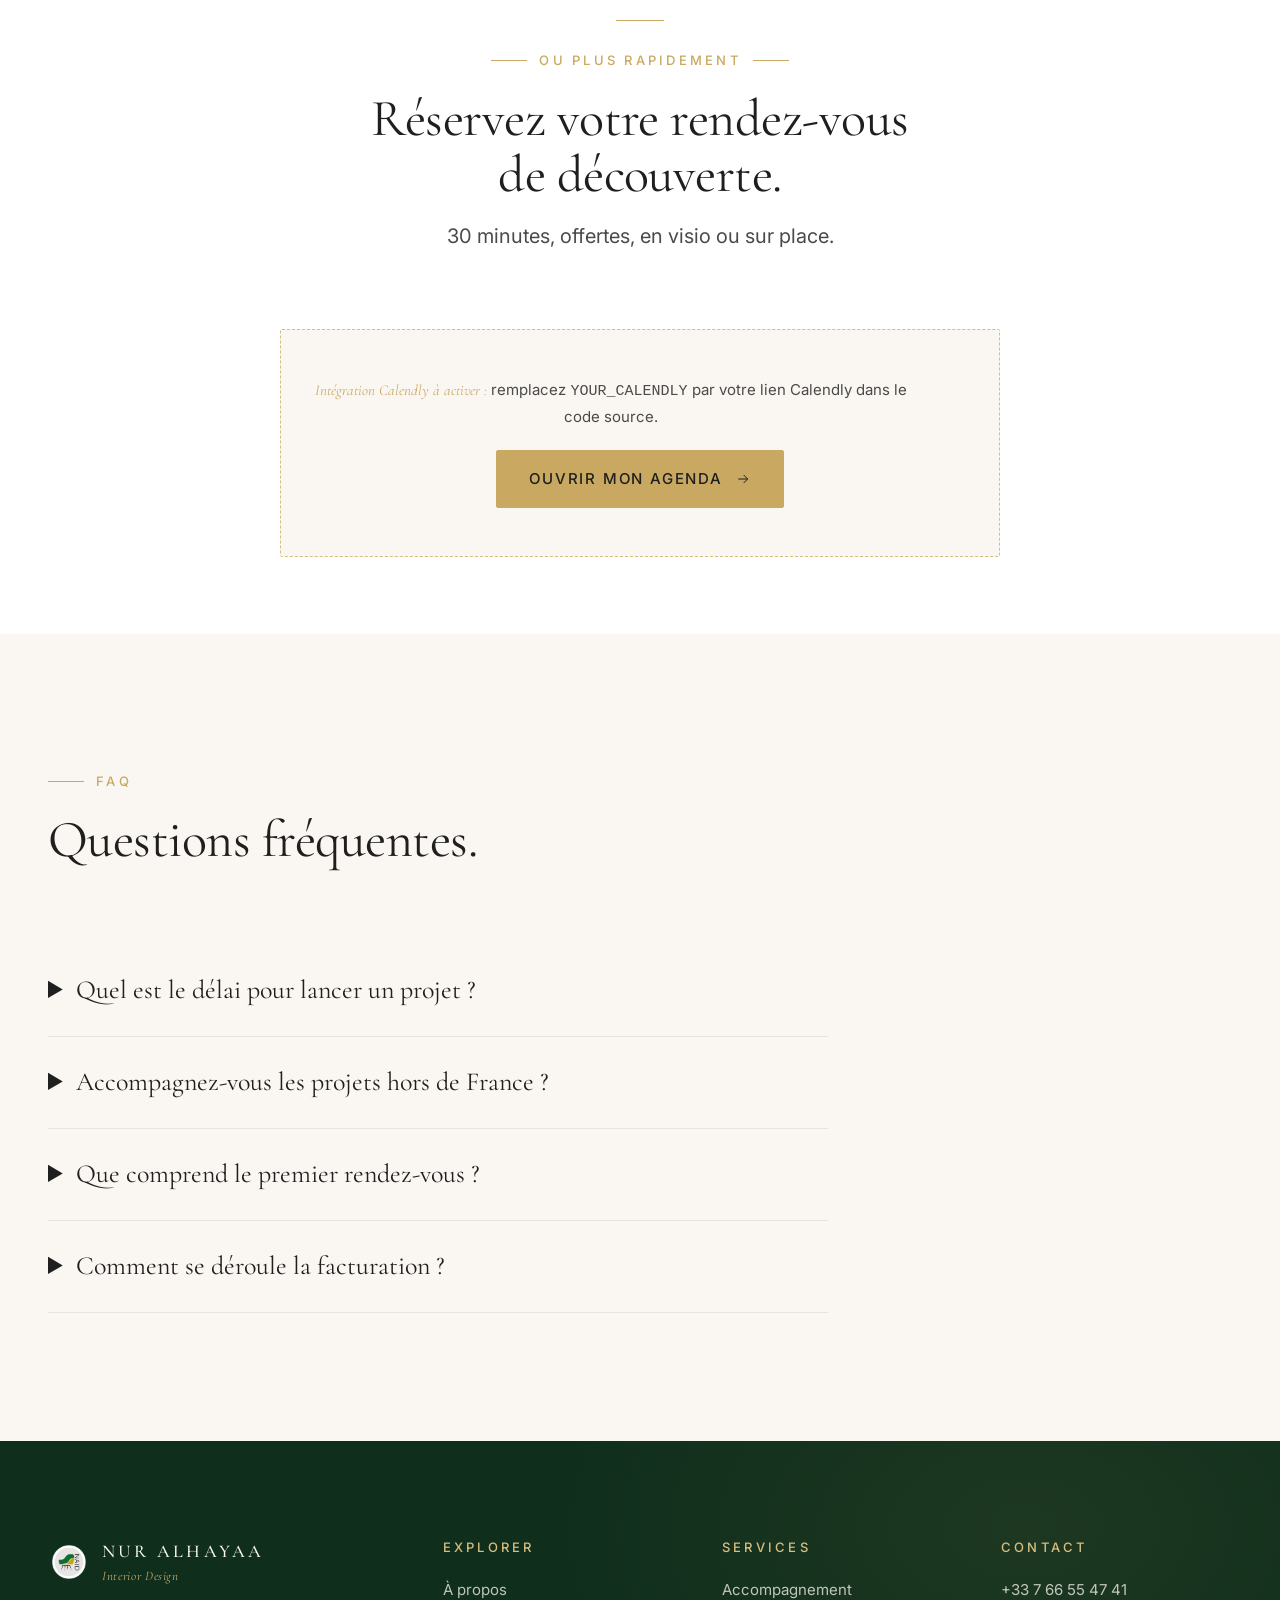
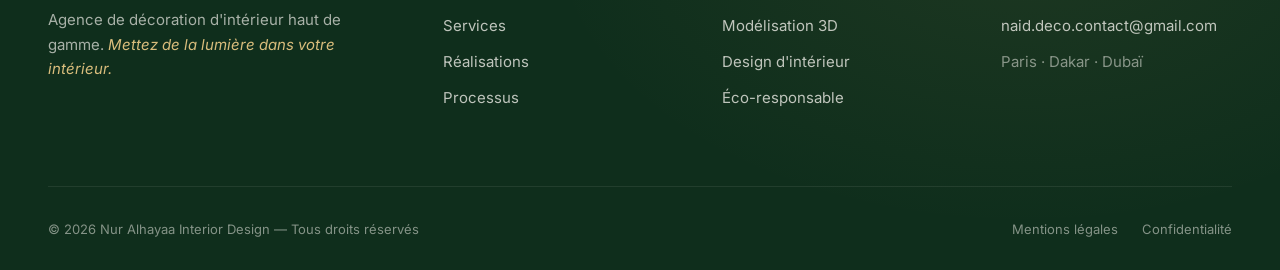
<file: contact.html>
<!DOCTYPE html>
<html lang="fr">
<head>
  <meta charset="UTF-8" />
  <meta name="viewport" content="width=device-width, initial-scale=1.0" />
  <title>Contact — Nur Alhayaa Interior Design</title>
  <meta name="description" content="Prendre contact avec l'agence NAID. Formulaire, téléphone, email et prise de rendez-vous en ligne." />
  <meta name="theme-color" content="#1C4A2D" />

  <link rel="preconnect" href="https://fonts.googleapis.com" />
  <link rel="preconnect" href="https://fonts.gstatic.com" crossorigin />
  <link href="https://fonts.googleapis.com/css2?family=Cormorant+Garamond:ital,wght@0,300;0,400;0,500;0,600;1,300;1,400;1,500&family=Inter:wght@300;400;500;600&display=swap" rel="stylesheet" />
  <link rel="stylesheet" href="assets/css/styles.css" />
  <link rel="icon" type="image/png" href="assets/images/logo-naid.png" />
</head>
<body>

  <header class="site-header" id="site-header">
    <div class="container nav-wrap">
      <a href="index.html" class="brand">
        <img src="assets/images/logo-naid.png" alt="NAID" class="brand-logo" />
        <div><div class="brand-name">Nur Alhayaa</div><div class="brand-tag">Interior Design</div></div>
      </a>
      <nav>
        <ul class="nav-links" id="nav-links">
          <li><a href="index.html" class="nav-link">Accueil</a></li>
          <li><a href="a-propos.html" class="nav-link">À propos</a></li>
          <li><a href="services.html" class="nav-link">Services</a></li>
          <li><a href="realisations.html" class="nav-link">Réalisations</a></li>
          <li><a href="processus.html" class="nav-link">Processus</a></li>
          <li><a href="contact.html" class="nav-link active">Contact</a></li>
        </ul>
      </nav>
      <div class="nav-right">
        <a href="devis-rapide.html" class="nav-cta">Devis rapide</a>
      </div>
      <button class="menu-toggle" aria-label="Menu" aria-expanded="false" aria-controls="nav-links"><span></span><span></span></button>
    </div>
  </header>

  <section class="page-header">
    <div class="container-narrow">
      <div class="divider-gold"></div>
      <span class="eyebrow center">Parlons-en</span>
      <h1>Prenons le <span class="serif-italic u-gold">temps.</span></h1>
      <p>
        Les plus beaux projets naissent d'une conversation. Laissez-nous un message,
        appelez-nous, ou réservez directement un créneau de découverte.
      </p>
    </div>
  </section>

  <!-- COORDONNÉES + FORMULAIRE -->
  <section style="padding-top: 2rem;">
    <div class="container">
      <div class="two-col" style="align-items: start; gap: 5rem;">
        <!-- COORDONNÉES -->
        <div class="reveal">
          <span class="eyebrow">Nous joindre</span>
          <h2 class="u-mt-4">Directement, sans détour.</h2>
          <p class="u-mt-4" style="color: var(--text-soft);">
            Rokhaya répond personnellement à chaque demande. Réponse garantie sous 48h ouvrés.
          </p>

          <div class="u-mt-8">
            <div style="padding: 1.25rem 0; border-top: 1px solid var(--c-sand-300);">
              <div class="num-badge">Téléphone</div>
              <a href="tel:+33766554741" style="font-family: var(--font-display); font-size: var(--fs-xl); color: var(--c-ink-700);">+33 7 66 55 47 41</a>
            </div>
            <div style="padding: 1.25rem 0; border-top: 1px solid var(--c-sand-300);">
              <div class="num-badge">Email</div>
              <a href="mailto:naid.deco.contact@gmail.com" style="font-family: var(--font-display); font-size: var(--fs-lg); color: var(--c-ink-700); font-style: italic;">naid.deco.contact@gmail.com</a>
            </div>
            <div style="padding: 1.25rem 0; border-top: 1px solid var(--c-sand-300); border-bottom: 1px solid var(--c-sand-300);">
              <div class="num-badge">Territoires</div>
              <div style="font-family: var(--font-display); font-size: var(--fs-lg); color: var(--c-ink-700);">Paris <span class="u-gold">·</span> Dakar <span class="u-gold">·</span> Dubaï</div>
              <small style="color: var(--text-soft);">Déplacements France entière et international sur devis.</small>
            </div>
          </div>

          <div class="u-mt-8">
            <h4 style="margin-bottom: 1rem; font-size: var(--fs-lg);">Réserver un créneau</h4>
            <p style="color: var(--text-soft); font-size: var(--fs-sm); margin-bottom: 1rem;">
              Premier échange de 30 min, offert et sans engagement.
            </p>
            <a href="https://calendly.com/YOUR_CALENDLY" target="_blank" rel="noopener" class="btn btn-gold">
              Choisir mon créneau
              <svg class="arrow" width="16" height="16" viewBox="0 0 24 24" fill="none" stroke="currentColor" stroke-width="1.5"><path d="M5 12h14M13 6l6 6-6 6"/></svg>
            </a>
          </div>
        </div>

        <!-- FORMULAIRE -->
        <div class="reveal reveal-right delay-1">
          <div style="padding: clamp(2rem, 4vw, 3rem); background: var(--c-white); border: 1px solid var(--c-sand-300);">
            <span class="eyebrow">Envoyer un message</span>
            <h3 class="u-mt-4" style="margin-bottom: 2rem;">Votre projet en quelques lignes.</h3>

            <form id="contact-form" action="https://formspree.io/f/YOUR_FORM_ID" method="POST">
              <div class="form-row">
                <div class="field">
                  <label for="prenom">Prénom *</label>
                  <input type="text" id="prenom" name="prenom" required />
                </div>
                <div class="field">
                  <label for="nom">Nom *</label>
                  <input type="text" id="nom" name="nom" required />
                </div>
              </div>
              <div class="form-row">
                <div class="field">
                  <label for="email">Email *</label>
                  <input type="email" id="email" name="email" required />
                </div>
                <div class="field">
                  <label for="tel">Téléphone</label>
                  <input type="tel" id="tel" name="telephone" />
                </div>
              </div>
              <div class="form-row full">
                <div class="field">
                  <label for="projet">Type de projet</label>
                  <select id="projet" name="type_projet">
                    <option value="">— Sélectionner —</option>
                    <option>Appartement</option>
                    <option>Maison / Villa</option>
                    <option>Hôtellerie</option>
                    <option>Bureaux</option>
                    <option>Commerce / Boutique</option>
                    <option>Autre</option>
                  </select>
                </div>
              </div>
              <div class="form-row full">
                <div class="field">
                  <label for="message">Votre message *</label>
                  <textarea id="message" name="message" required placeholder="Parlez-nous de votre projet : lieu, surface, style, délais…"></textarea>
                </div>
              </div>

              <input type="hidden" name="_subject" value="Nouveau message — Site NAID" />

              <div style="text-align: right; margin-top: 1rem;">
                <button type="submit" class="btn">
                  Envoyer le message
                  <svg class="arrow" width="16" height="16" viewBox="0 0 24 24" fill="none" stroke="currentColor" stroke-width="1.5"><path d="M5 12h14M13 6l6 6-6 6"/></svg>
                </button>
              </div>

              <p style="font-size: var(--fs-xs); color: var(--text-light); margin-top: 1rem;">
                * Champs obligatoires. Vos données ne sont jamais partagées.
              </p>
            </form>

            <div id="contact-thanks" style="display: none; text-align: center; padding: 3rem 1rem;">
              <div class="divider-gold"></div>
              <h3 style="margin-top: 1.5rem;">Message <span class="serif-italic u-gold">envoyé.</span></h3>
              <p style="color: var(--text-soft); margin-top: 1rem;">
                Merci pour votre confiance. Nous revenons vers vous sous 48h.
              </p>
            </div>
          </div>
        </div>
      </div>
    </div>
  </section>

  <!-- MENTION CALENDLY EMBED (placeholder) -->
  <section style="background: var(--c-white); padding-block: clamp(3rem, 6vw, 5rem);">
    <div class="container">
      <div class="section-head center reveal">
        <div class="divider-gold"></div>
        <span class="eyebrow center">Ou plus rapidement</span>
        <h2 class="u-mt-4">Réservez votre rendez-vous<br />de découverte.</h2>
        <p class="u-mt-4">30 minutes, offertes, en visio ou sur place.</p>
      </div>

      <div class="reveal" style="max-width: 720px; margin: 0 auto; padding: 3rem 1.5rem; background: var(--c-cream-100); border: 1px dashed var(--c-gold-400); text-align: center; border-radius: var(--radius);">
        <p style="color: var(--text-soft); font-size: var(--fs-sm); margin-bottom: 1.25rem;">
          <em style="font-family: var(--font-display); font-style: italic; color: var(--accent);">Intégration Calendly à activer :</em>
          remplacez <code>YOUR_CALENDLY</code> par votre lien Calendly dans le code source.
        </p>
        <a href="https://calendly.com/YOUR_CALENDLY" target="_blank" rel="noopener" class="btn btn-gold">
          Ouvrir mon agenda
          <svg class="arrow" width="16" height="16" viewBox="0 0 24 24" fill="none" stroke="currentColor" stroke-width="1.5"><path d="M5 12h14M13 6l6 6-6 6"/></svg>
        </a>
      </div>

      <!-- Une fois Calendly configuré, remplacer la div ci-dessus par :
      <div class="calendly-inline-widget" data-url="https://calendly.com/YOUR_CALENDLY?hide_event_type_details=1&primary_color=c9a961" style="min-width:320px;height:700px;"></div>
      <script type="text/javascript" src="https://assets.calendly.com/assets/external/widget.js" async></script>
      -->
    </div>
  </section>

  <!-- FAQ -->
  <section>
    <div class="container">
      <div class="section-head reveal">
        <span class="eyebrow">FAQ</span>
        <h2 class="u-mt-4">Questions fréquentes.</h2>
      </div>

      <div style="max-width: 780px;">
        <details class="reveal" style="border-bottom: 1px solid var(--c-sand-300); padding: 1.5rem 0; cursor: pointer;">
          <summary style="font-family: var(--font-display); font-size: var(--fs-lg); color: var(--c-ink-700); cursor: pointer;">Quel est le délai pour lancer un projet ?</summary>
          <p style="margin-top: 1rem; color: var(--text-soft);">Selon la période et la taille du projet, nous pouvons démarrer la phase conception sous 2 à 6 semaines après signature. Les projets urgents sont étudiés au cas par cas.</p>
        </details>
        <details class="reveal" style="border-bottom: 1px solid var(--c-sand-300); padding: 1.5rem 0; cursor: pointer;">
          <summary style="font-family: var(--font-display); font-size: var(--fs-lg); color: var(--c-ink-700); cursor: pointer;">Accompagnez-vous les projets hors de France ?</summary>
          <p style="margin-top: 1rem; color: var(--text-soft);">Oui — avec une présence active à Dakar et une expansion prévue à Dubaï, nous travaillons déjà sur plusieurs géographies. Les frais de déplacement sont chiffrés à part.</p>
        </details>
        <details class="reveal" style="border-bottom: 1px solid var(--c-sand-300); padding: 1.5rem 0; cursor: pointer;">
          <summary style="font-family: var(--font-display); font-size: var(--fs-lg); color: var(--c-ink-700); cursor: pointer;">Que comprend le premier rendez-vous ?</summary>
          <p style="margin-top: 1rem; color: var(--text-soft);">30 minutes d'échange en visio ou en agence pour comprendre votre projet, vos inspirations et vos contraintes. Offert, sans engagement, avec une synthèse écrite sous 48h.</p>
        </details>
        <details class="reveal" style="border-bottom: 1px solid var(--c-sand-300); padding: 1.5rem 0; cursor: pointer;">
          <summary style="font-family: var(--font-display); font-size: var(--fs-lg); color: var(--c-ink-700); cursor: pointer;">Comment se déroule la facturation ?</summary>
          <p style="margin-top: 1rem; color: var(--text-soft);">Un acompte de 30% à la signature, 40% à la validation des plans 3D, et le solde à la livraison. Devis détaillé, pas de frais cachés.</p>
        </details>
      </div>
    </div>
  </section>

  <!-- FOOTER -->
  <footer class="site-footer footer">
    <div class="container">
      <div class="footer-grid">
        <div class="footer-brand">
          <div class="brand" style="margin-bottom: 1rem;">
            <img src="assets/images/logo-naid.png" alt="NAID" class="brand-logo" />
            <div><div class="brand-name" style="color: var(--c-cream-100);">Nur Alhayaa</div><div class="brand-tag">Interior Design</div></div>
          </div>
          <p>Agence de décoration d'intérieur haut de gamme. <em style="color: var(--c-gold-400);">Mettez de la lumière dans votre intérieur.</em></p>
        </div>
        <div><h5>Explorer</h5><ul><li><a href="a-propos.html">À propos</a></li><li><a href="services.html">Services</a></li><li><a href="realisations.html">Réalisations</a></li><li><a href="processus.html">Processus</a></li></ul></div>
        <div><h5>Services</h5><ul><li><a href="services.html#sur-mesure">Accompagnement</a></li><li><a href="services.html#3d">Modélisation 3D</a></li><li><a href="services.html#design">Design d'intérieur</a></li><li><a href="services.html#eco">Éco-responsable</a></li></ul></div>
        <div><h5>Contact</h5><ul><li><a href="tel:+33766554741">+33 7 66 55 47 41</a></li><li><a href="mailto:naid.deco.contact@gmail.com">naid.deco.contact@gmail.com</a></li><li style="color: rgba(250,247,242,0.5);">Paris · Dakar · Dubaï</li></ul></div>
      </div>
      <div class="footer-bottom">
        <div>© <span id="current-year">2026</span> Nur Alhayaa Interior Design — Tous droits réservés</div>
        <div style="display: flex; gap: 1.5rem;"><a href="#">Mentions légales</a><a href="#">Confidentialité</a></div>
      </div>
    </div>
  </footer>

  <script src="assets/js/main.js"></script>
  <script>
    // Contact form Formspree submission
    const cf = document.getElementById('contact-form');
    if (cf) {
      cf.addEventListener('submit', async (e) => {
        e.preventDefault();
        if (cf.action.includes('YOUR_FORM_ID')) {
          console.info('[NAID] Formspree non configuré — simulation OK.');
          cf.style.display = 'none';
          document.getElementById('contact-thanks').style.display = 'block';
          return;
        }
        try {
          const res = await fetch(cf.action, { method: 'POST', body: new FormData(cf), headers: { Accept: 'application/json' } });
          if (res.ok) {
            cf.style.display = 'none';
            document.getElementById('contact-thanks').style.display = 'block';
          } else {
            alert('Une erreur est survenue. Merci de réessayer ou de nous contacter par email.');
          }
        } catch {
          alert('Connexion impossible. Merci de nous contacter par email.');
        }
      });
    }
  </script>
</body>
</html>
</file>
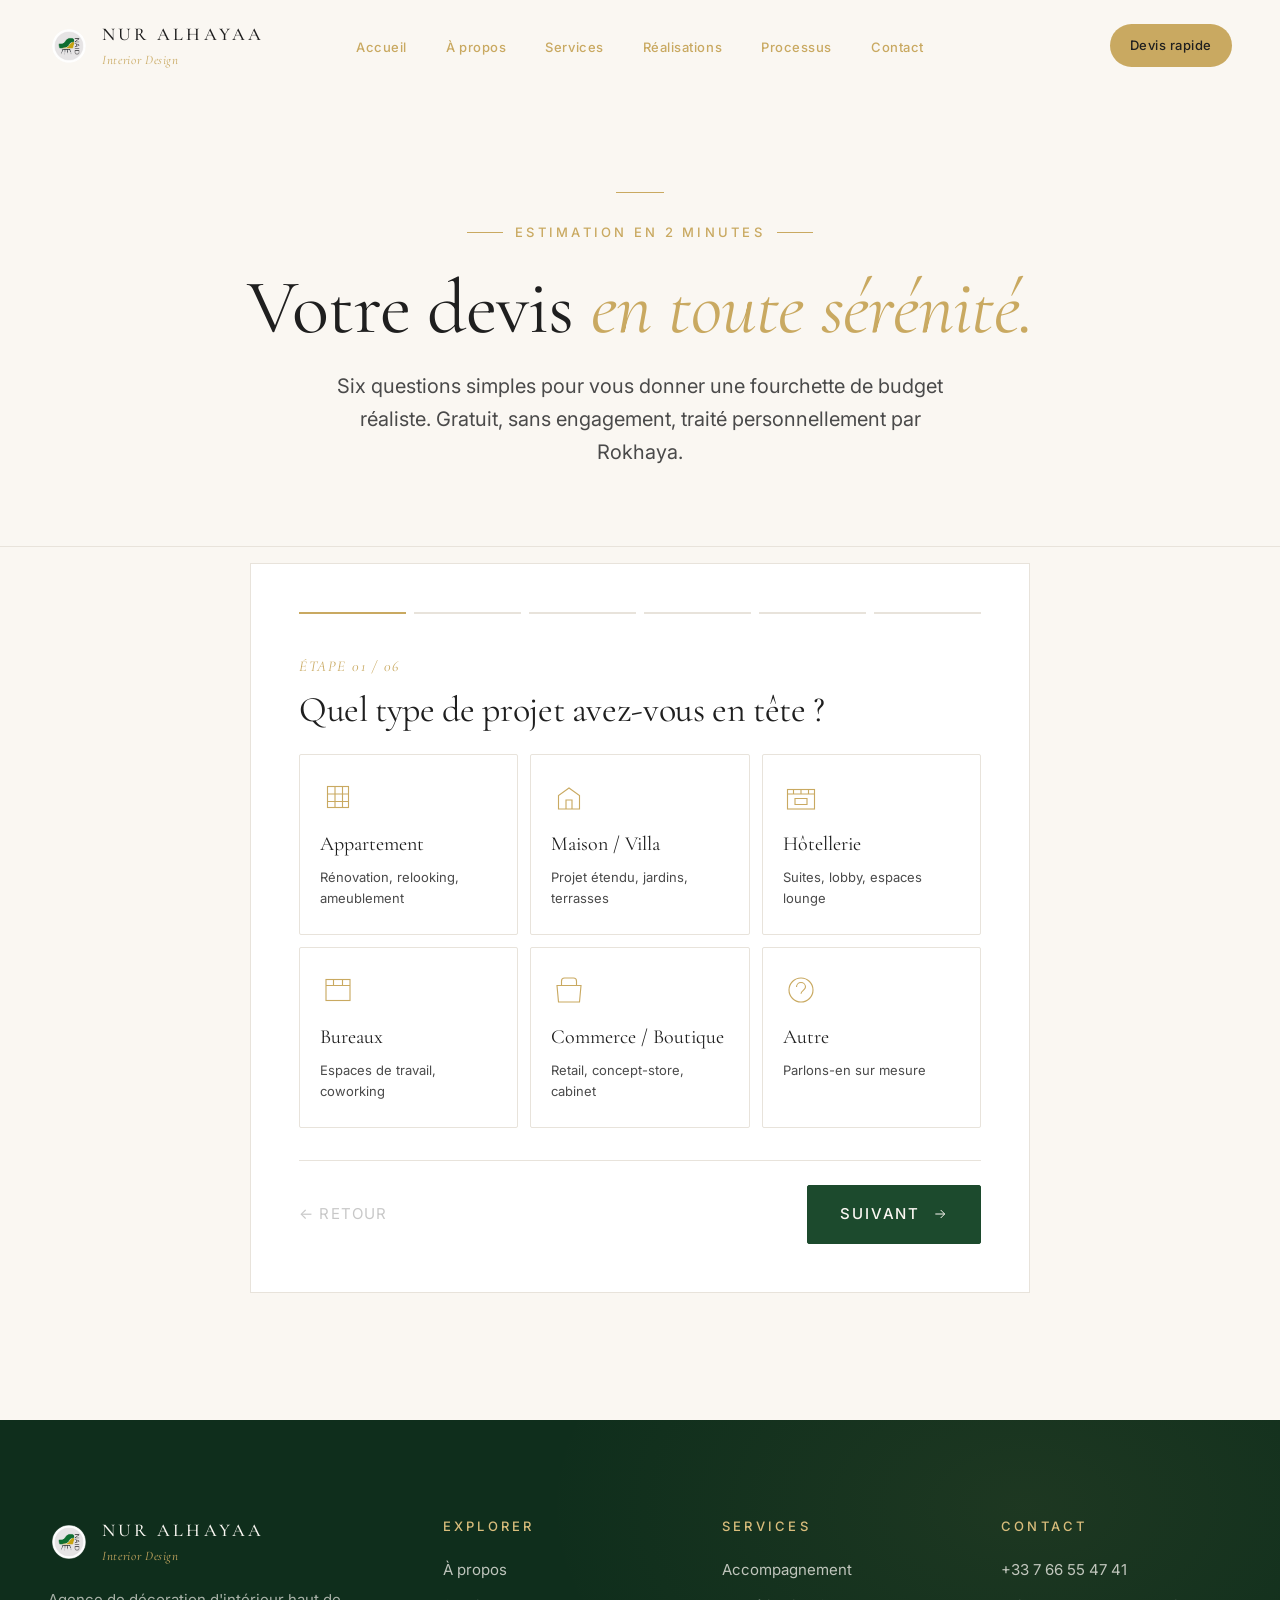
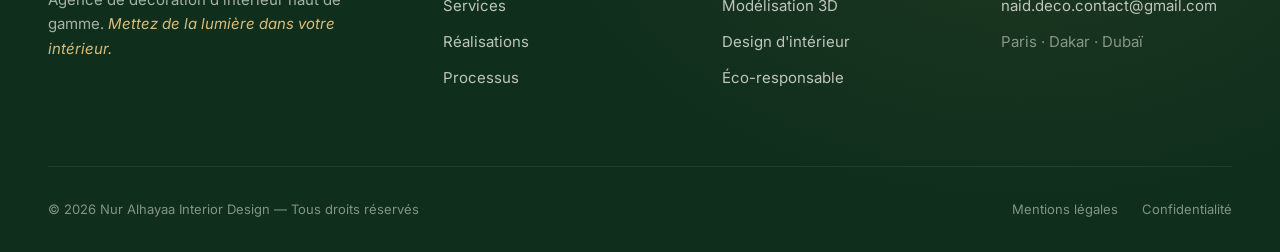
<file: devis-rapide.html>
<!DOCTYPE html>
<html lang="fr">
<head>
  <meta charset="UTF-8" />
  <meta name="viewport" content="width=device-width, initial-scale=1.0" />
  <title>Devis rapide — Nur Alhayaa Interior Design</title>
  <meta name="description" content="Obtenez une estimation de votre projet de décoration d'intérieur en moins de 2 minutes. Gratuit et sans engagement." />
  <meta name="theme-color" content="#1C4A2D" />

  <link rel="preconnect" href="https://fonts.googleapis.com" />
  <link rel="preconnect" href="https://fonts.gstatic.com" crossorigin />
  <link href="https://fonts.googleapis.com/css2?family=Cormorant+Garamond:ital,wght@0,300;0,400;0,500;0,600;1,300;1,400;1,500&family=Inter:wght@300;400;500;600&display=swap" rel="stylesheet" />
  <link rel="stylesheet" href="assets/css/styles.css" />
  <link rel="icon" type="image/png" href="assets/images/logo-naid.png" />
</head>
<body>

  <header class="site-header" id="site-header">
    <div class="container nav-wrap">
      <a href="index.html" class="brand">
        <img src="assets/images/logo-naid.png" alt="NAID" class="brand-logo" />
        <div><div class="brand-name">Nur Alhayaa</div><div class="brand-tag">Interior Design</div></div>
      </a>
      <nav>
        <ul class="nav-links" id="nav-links">
          <li><a href="index.html" class="nav-link">Accueil</a></li>
          <li><a href="a-propos.html" class="nav-link">À propos</a></li>
          <li><a href="services.html" class="nav-link">Services</a></li>
          <li><a href="realisations.html" class="nav-link">Réalisations</a></li>
          <li><a href="processus.html" class="nav-link">Processus</a></li>
          <li><a href="contact.html" class="nav-link">Contact</a></li>
        </ul>
      </nav>
      <div class="nav-right">
        <a href="devis-rapide.html" class="nav-cta">Devis rapide</a>
      </div>
      <button class="menu-toggle" aria-label="Menu" aria-expanded="false" aria-controls="nav-links"><span></span><span></span></button>
    </div>
  </header>

  <section class="page-header">
    <div class="container-narrow">
      <div class="divider-gold"></div>
      <span class="eyebrow center">Estimation en 2 minutes</span>
      <h1>Votre devis <span class="serif-italic u-gold">en toute sérénité.</span></h1>
      <p>
        Six questions simples pour vous donner une fourchette de budget réaliste.
        Gratuit, sans engagement, traité personnellement par Rokhaya.
      </p>
    </div>
  </section>

  <section style="padding-top: 1rem;">
    <div class="container">
      <form id="quiz" class="quiz-wrap reveal" novalidate>
        <!-- PROGRESS -->
        <div class="quiz-progress" aria-hidden="true">
          <div class="quiz-progress-bar current" data-step="1"></div>
          <div class="quiz-progress-bar" data-step="2"></div>
          <div class="quiz-progress-bar" data-step="3"></div>
          <div class="quiz-progress-bar" data-step="4"></div>
          <div class="quiz-progress-bar" data-step="5"></div>
          <div class="quiz-progress-bar" data-step="6"></div>
        </div>

        <!-- STEP 1 — TYPE DE PROJET -->
        <div class="quiz-step active" data-step="1">
          <div class="quiz-step-num">Étape 01 / 06</div>
          <h3>Quel type de projet avez-vous en tête ?</h3>
          <div class="quiz-options" role="radiogroup" aria-label="Type de projet">
            <button type="button" class="quiz-option" data-key="type" data-value="appartement" data-rate="1">
              <svg class="quiz-option-icon" viewBox="0 0 48 48" fill="none" stroke="currentColor" stroke-width="1.5"><rect x="10" y="10" width="28" height="28"/><path d="M10 20h28M10 30h28M20 10v28M30 10v28"/></svg>
              <span class="label">Appartement</span>
              <span class="hint">Rénovation, relooking, ameublement</span>
            </button>
            <button type="button" class="quiz-option" data-key="type" data-value="maison" data-rate="1.15">
              <svg class="quiz-option-icon" viewBox="0 0 48 48" fill="none" stroke="currentColor" stroke-width="1.5"><path d="M10 40h28V22l-14-10-14 10zM20 40V28h8v12"/></svg>
              <span class="label">Maison / Villa</span>
              <span class="hint">Projet étendu, jardins, terrasses</span>
            </button>
            <button type="button" class="quiz-option" data-key="type" data-value="hotellerie" data-rate="1.3">
              <svg class="quiz-option-icon" viewBox="0 0 48 48" fill="none" stroke="currentColor" stroke-width="1.5"><rect x="6" y="14" width="36" height="26"/><path d="M6 20h36M14 20V14M24 20V14M34 20V14M16 26h16v8H16z"/></svg>
              <span class="label">Hôtellerie</span>
              <span class="hint">Suites, lobby, espaces lounge</span>
            </button>
            <button type="button" class="quiz-option" data-key="type" data-value="bureaux" data-rate="1.1">
              <svg class="quiz-option-icon" viewBox="0 0 48 48" fill="none" stroke="currentColor" stroke-width="1.5"><rect x="8" y="10" width="32" height="28"/><path d="M8 18h32M18 10v8M30 10v8"/></svg>
              <span class="label">Bureaux</span>
              <span class="hint">Espaces de travail, coworking</span>
            </button>
            <button type="button" class="quiz-option" data-key="type" data-value="commerce" data-rate="1.2">
              <svg class="quiz-option-icon" viewBox="0 0 48 48" fill="none" stroke="currentColor" stroke-width="1.5"><path d="M8 18h32l-2 22H10zM14 18V12a4 4 0 014-4h12a4 4 0 014 4v6"/></svg>
              <span class="label">Commerce / Boutique</span>
              <span class="hint">Retail, concept-store, cabinet</span>
            </button>
            <button type="button" class="quiz-option" data-key="type" data-value="autre" data-rate="1">
              <svg class="quiz-option-icon" viewBox="0 0 48 48" fill="none" stroke="currentColor" stroke-width="1.5"><circle cx="24" cy="24" r="16"/><path d="M18 20a6 6 0 1112 0c0 4-6 5-6 9M24 34v.01"/></svg>
              <span class="label">Autre</span>
              <span class="hint">Parlons-en sur mesure</span>
            </button>
          </div>
          <div class="quiz-nav">
            <button type="button" class="quiz-back" disabled>← Retour</button>
            <button type="button" class="btn" data-action="next">Suivant
              <svg class="arrow" width="16" height="16" viewBox="0 0 24 24" fill="none" stroke="currentColor" stroke-width="1.5"><path d="M5 12h14M13 6l6 6-6 6"/></svg>
            </button>
          </div>
        </div>

        <!-- STEP 2 — MISSION -->
        <div class="quiz-step" data-step="2">
          <div class="quiz-step-num">Étape 02 / 06</div>
          <h3>Quel niveau d'accompagnement ?</h3>
          <div class="quiz-options" role="radiogroup" aria-label="Mission">
            <button type="button" class="quiz-option" data-key="mission" data-value="conseil" data-pricemin="60" data-pricemax="120">
              <span class="label">Conseil &amp; direction artistique</span>
              <span class="hint">Audit, moodboard, shopping list. Vous exécutez.</span>
            </button>
            <button type="button" class="quiz-option" data-key="mission" data-value="decoration" data-pricemin="180" data-pricemax="350">
              <span class="label">Décoration &amp; ameublement</span>
              <span class="hint">Conception + achat du mobilier, sans gros œuvre.</span>
            </button>
            <button type="button" class="quiz-option" data-key="mission" data-value="renovation" data-pricemin="450" data-pricemax="900">
              <span class="label">Rénovation complète</span>
              <span class="hint">Gros œuvre, second œuvre, décoration, ameublement.</span>
            </button>
            <button type="button" class="quiz-option" data-key="mission" data-value="pro" data-pricemin="300" data-pricemax="700">
              <span class="label">Projet professionnel</span>
              <span class="hint">Hôtel, bureaux, commerce, appartement témoin.</span>
            </button>
          </div>
          <div class="quiz-nav">
            <button type="button" class="quiz-back">← Retour</button>
            <button type="button" class="btn" data-action="next">Suivant
              <svg class="arrow" width="16" height="16" viewBox="0 0 24 24" fill="none" stroke="currentColor" stroke-width="1.5"><path d="M5 12h14M13 6l6 6-6 6"/></svg>
            </button>
          </div>
        </div>

        <!-- STEP 3 — SURFACE -->
        <div class="quiz-step" data-step="3">
          <div class="quiz-step-num">Étape 03 / 06</div>
          <h3>Quelle est la surface concernée ?</h3>
          <div class="quiz-options" role="radiogroup" aria-label="Surface">
            <button type="button" class="quiz-option" data-key="surface" data-value="<50" data-sqm="35">
              <span class="label">Moins de 50 m²</span>
              <span class="hint">Studio, pièce unique</span>
            </button>
            <button type="button" class="quiz-option" data-key="surface" data-value="50-100" data-sqm="75">
              <span class="label">50 – 100 m²</span>
              <span class="hint">Appartement familial</span>
            </button>
            <button type="button" class="quiz-option" data-key="surface" data-value="100-200" data-sqm="150">
              <span class="label">100 – 200 m²</span>
              <span class="hint">Grand appartement, petite maison</span>
            </button>
            <button type="button" class="quiz-option" data-key="surface" data-value="200-400" data-sqm="300">
              <span class="label">200 – 400 m²</span>
              <span class="hint">Maison, villa</span>
            </button>
            <button type="button" class="quiz-option" data-key="surface" data-value=">400" data-sqm="500">
              <span class="label">Plus de 400 m²</span>
              <span class="hint">Villa d'exception, projet pro</span>
            </button>
          </div>
          <div class="quiz-nav">
            <button type="button" class="quiz-back">← Retour</button>
            <button type="button" class="btn" data-action="next">Suivant
              <svg class="arrow" width="16" height="16" viewBox="0 0 24 24" fill="none" stroke="currentColor" stroke-width="1.5"><path d="M5 12h14M13 6l6 6-6 6"/></svg>
            </button>
          </div>
        </div>

        <!-- STEP 4 — STYLE -->
        <div class="quiz-step" data-step="4">
          <div class="quiz-step-num">Étape 04 / 06</div>
          <h3>Quel style vous inspire le plus ?</h3>
          <div class="quiz-options" role="radiogroup" aria-label="Style">
            <button type="button" class="quiz-option" data-key="style" data-value="contemporain" data-stylerate="1">
              <span class="label">Contemporain</span>
              <span class="hint">Lignes pures, volumes généreux, lumière</span>
            </button>
            <button type="button" class="quiz-option" data-key="style" data-value="artdeco" data-stylerate="1.2">
              <span class="label">Art déco</span>
              <span class="hint">Laiton, géométrie, matières riches</span>
            </button>
            <button type="button" class="quiz-option" data-key="style" data-value="atelier" data-stylerate="1.1">
              <span class="label">Atelier</span>
              <span class="hint">Verrières, bois brut, patine</span>
            </button>
            <button type="button" class="quiz-option" data-key="style" data-value="moderne" data-stylerate="1">
              <span class="label">Moderne tropical</span>
              <span class="hint">Épure, chaleur, influences africaines</span>
            </button>
            <button type="button" class="quiz-option" data-key="style" data-value="mix" data-stylerate="1.1">
              <span class="label">Mix personnalisé</span>
              <span class="hint">On compose ensemble</span>
            </button>
            <button type="button" class="quiz-option" data-key="style" data-value="undecided" data-stylerate="1">
              <span class="label">Pas encore d'idée</span>
              <span class="hint">Aidez-moi à trouver</span>
            </button>
          </div>
          <div class="quiz-nav">
            <button type="button" class="quiz-back">← Retour</button>
            <button type="button" class="btn" data-action="next">Suivant
              <svg class="arrow" width="16" height="16" viewBox="0 0 24 24" fill="none" stroke="currentColor" stroke-width="1.5"><path d="M5 12h14M13 6l6 6-6 6"/></svg>
            </button>
          </div>
        </div>

        <!-- STEP 5 — DÉLAI -->
        <div class="quiz-step" data-step="5">
          <div class="quiz-step-num">Étape 05 / 06</div>
          <h3>Quand aimeriez-vous commencer ?</h3>
          <div class="quiz-options" role="radiogroup" aria-label="Délai">
            <button type="button" class="quiz-option" data-key="delai" data-value="immediat">
              <span class="label">Dès que possible</span>
              <span class="hint">Projet urgent, à lancer vite</span>
            </button>
            <button type="button" class="quiz-option" data-key="delai" data-value="3mois">
              <span class="label">Dans les 3 mois</span>
              <span class="hint">Préparation sereine</span>
            </button>
            <button type="button" class="quiz-option" data-key="delai" data-value="6mois">
              <span class="label">Dans 6 mois</span>
              <span class="hint">Pour bien anticiper</span>
            </button>
            <button type="button" class="quiz-option" data-key="delai" data-value="reflechis">
              <span class="label">Je me renseigne</span>
              <span class="hint">Pas de date précise encore</span>
            </button>
          </div>
          <div class="quiz-nav">
            <button type="button" class="quiz-back">← Retour</button>
            <button type="button" class="btn" data-action="calculate">Voir mon estimation
              <svg class="arrow" width="16" height="16" viewBox="0 0 24 24" fill="none" stroke="currentColor" stroke-width="1.5"><path d="M5 12h14M13 6l6 6-6 6"/></svg>
            </button>
          </div>
        </div>

        <!-- STEP 6 — RÉSULTAT + CONTACT -->
        <div class="quiz-step" data-step="6">
          <div class="quiz-step-num">Votre estimation</div>

          <div class="quiz-result">
            <h3 style="margin-bottom: 0.5rem;">Fourchette indicative pour votre projet</h3>
            <p style="color: var(--text-soft); margin-bottom: 0.5rem;">
              Estimation basée sur nos références marché et ajustée à vos réponses.
            </p>

            <div class="estimation" id="estimation-output">
              —
            </div>

            <p style="font-size: var(--fs-sm); color: var(--text-light);">
              Cette fourchette est indicative. Le prix final dépendra de la nature
              précise des travaux, des matériaux choisis et des artisans mobilisés.
              Rokhaya vous recontacte avec une estimation affinée sous 48h.
            </p>

            <div class="quiz-summary" id="quiz-summary"></div>
          </div>

          <form class="quiz-contact-form" id="quiz-contact-form" action="https://formspree.io/f/YOUR_FORM_ID" method="POST">
            <p style="text-align: center; color: var(--text-soft); margin-bottom: 1.5rem;">
              Laissez-nous vos coordonnées, nous revenons vers vous sous 48h avec une estimation personnalisée.
            </p>
            <div class="form-row">
              <div class="field">
                <label for="q-prenom">Prénom</label>
                <input type="text" id="q-prenom" name="prenom" required />
              </div>
              <div class="field">
                <label for="q-nom">Nom</label>
                <input type="text" id="q-nom" name="nom" required />
              </div>
            </div>
            <div class="form-row">
              <div class="field">
                <label for="q-email">Email</label>
                <input type="email" id="q-email" name="email" required />
              </div>
              <div class="field">
                <label for="q-tel">Téléphone</label>
                <input type="tel" id="q-tel" name="telephone" />
              </div>
            </div>
            <div class="form-row full">
              <div class="field">
                <label for="q-message">Un mot sur votre projet ? (optionnel)</label>
                <textarea id="q-message" name="message" rows="3"></textarea>
              </div>
            </div>
            <!-- Hidden fields pour Formspree -->
            <input type="hidden" name="quiz_summary" id="hidden-summary" />
            <input type="hidden" name="_subject" value="Nouvelle demande de devis NAID" />

            <div class="quiz-nav" style="margin-top: 1rem;">
              <button type="button" class="quiz-back">← Modifier mes réponses</button>
              <button type="submit" class="btn btn-gold">
                Envoyer ma demande
                <svg class="arrow" width="16" height="16" viewBox="0 0 24 24" fill="none" stroke="currentColor" stroke-width="1.5"><path d="M5 12h14M13 6l6 6-6 6"/></svg>
              </button>
            </div>
          </form>

          <div id="quiz-thanks" style="display: none; text-align: center; padding: 3rem 1rem;">
            <div class="divider-gold"></div>
            <h3 style="margin-top: 1.5rem;">Merci <span class="serif-italic u-gold">infiniment.</span></h3>
            <p style="color: var(--text-soft); margin-top: 1rem; max-width: 520px; margin-inline: auto;">
              Votre demande est bien arrivée. Rokhaya vous répond personnellement sous 48h
              pour préciser votre estimation et convenir d'un rendez-vous de découverte.
            </p>
            <div style="margin-top: 2rem;">
              <a href="realisations.html" class="btn btn-ghost">Explorer nos réalisations</a>
            </div>
          </div>
        </div>
      </form>
    </div>
  </section>

  <!-- FOOTER -->
  <footer class="site-footer footer">
    <div class="container">
      <div class="footer-grid">
        <div class="footer-brand">
          <div class="brand" style="margin-bottom: 1rem;">
            <img src="assets/images/logo-naid.png" alt="NAID" class="brand-logo" />
            <div><div class="brand-name" style="color: var(--c-cream-100);">Nur Alhayaa</div><div class="brand-tag">Interior Design</div></div>
          </div>
          <p>Agence de décoration d'intérieur haut de gamme. <em style="color: var(--c-gold-400);">Mettez de la lumière dans votre intérieur.</em></p>
        </div>
        <div><h5>Explorer</h5><ul><li><a href="a-propos.html">À propos</a></li><li><a href="services.html">Services</a></li><li><a href="realisations.html">Réalisations</a></li><li><a href="processus.html">Processus</a></li></ul></div>
        <div><h5>Services</h5><ul><li><a href="services.html#sur-mesure">Accompagnement</a></li><li><a href="services.html#3d">Modélisation 3D</a></li><li><a href="services.html#design">Design d'intérieur</a></li><li><a href="services.html#eco">Éco-responsable</a></li></ul></div>
        <div><h5>Contact</h5><ul><li><a href="tel:+33766554741">+33 7 66 55 47 41</a></li><li><a href="mailto:naid.deco.contact@gmail.com">naid.deco.contact@gmail.com</a></li><li style="color: rgba(250,247,242,0.5);">Paris · Dakar · Dubaï</li></ul></div>
      </div>
      <div class="footer-bottom">
        <div>© <span id="current-year">2026</span> Nur Alhayaa Interior Design — Tous droits réservés</div>
        <div style="display: flex; gap: 1.5rem;"><a href="#">Mentions légales</a><a href="#">Confidentialité</a></div>
      </div>
    </div>
  </footer>

  <script src="assets/js/main.js"></script>
  <script src="assets/js/quiz.js"></script>
</body>
</html>
</file>
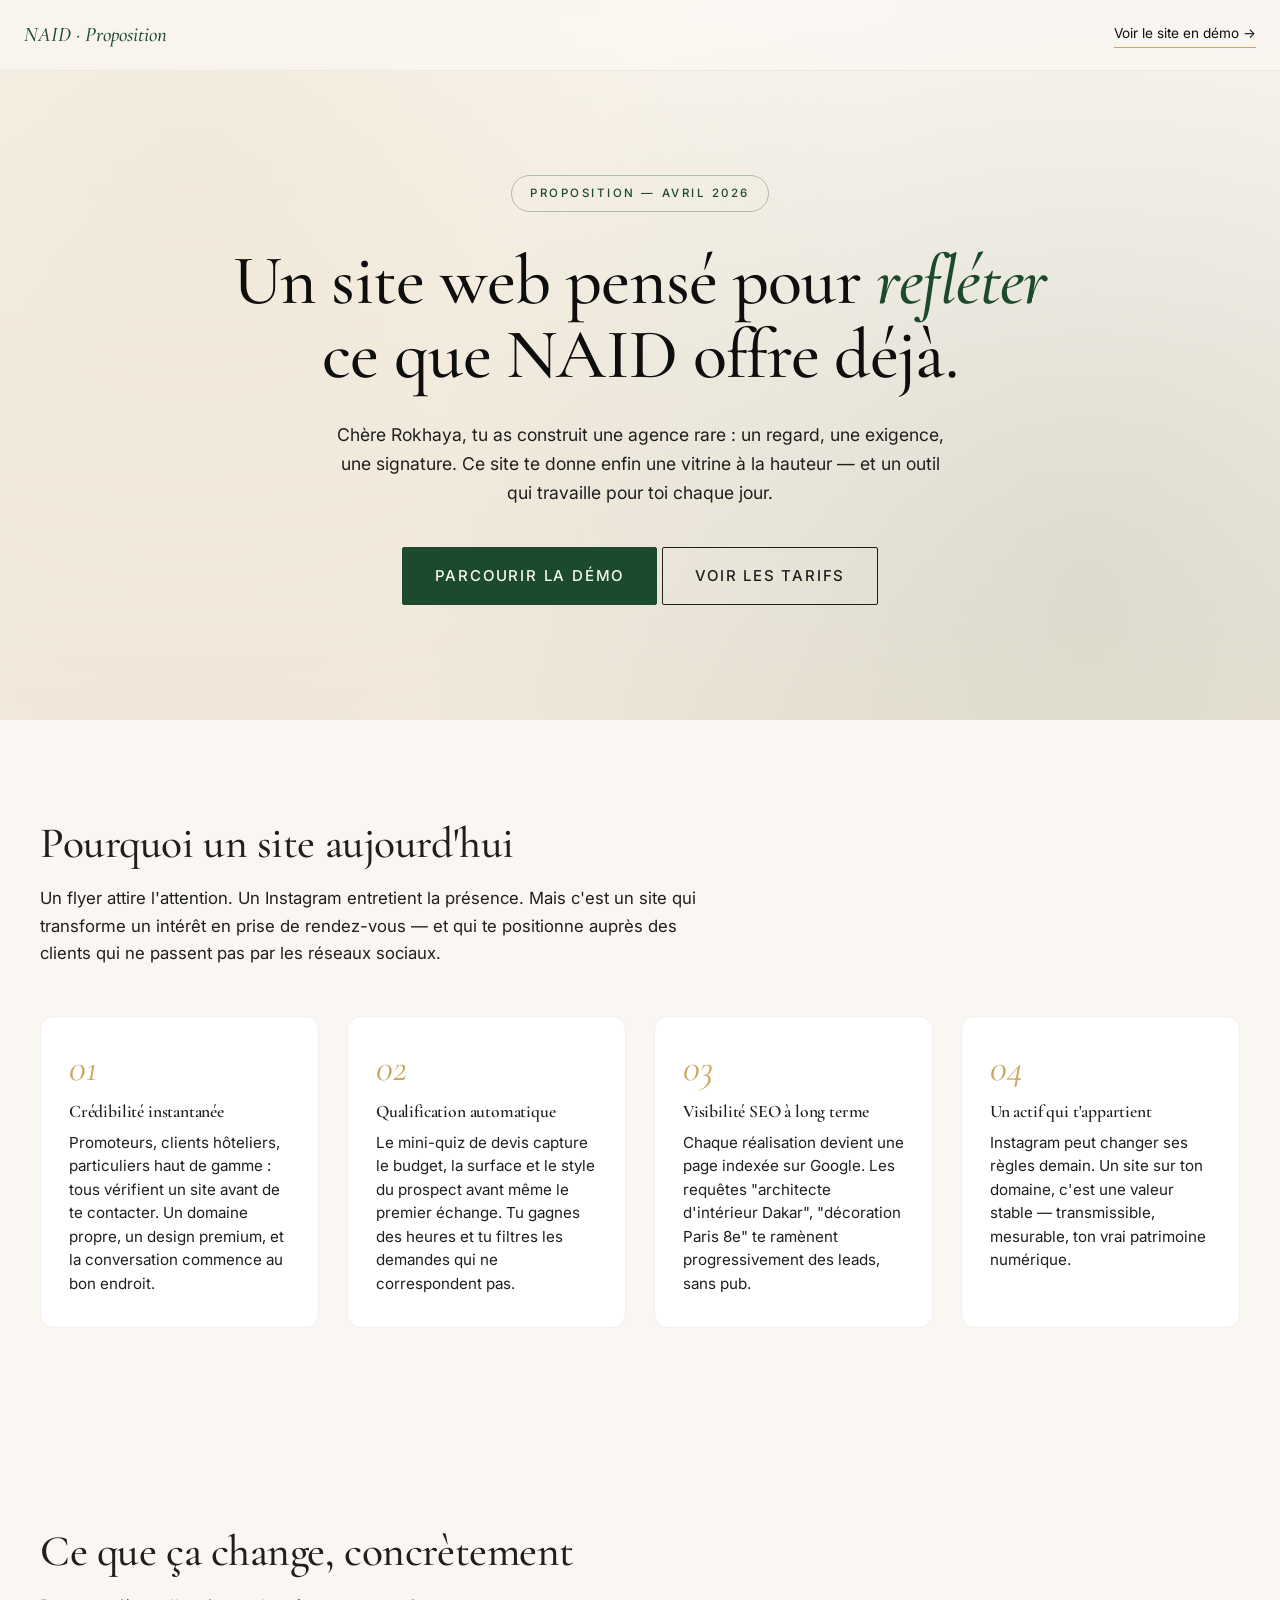
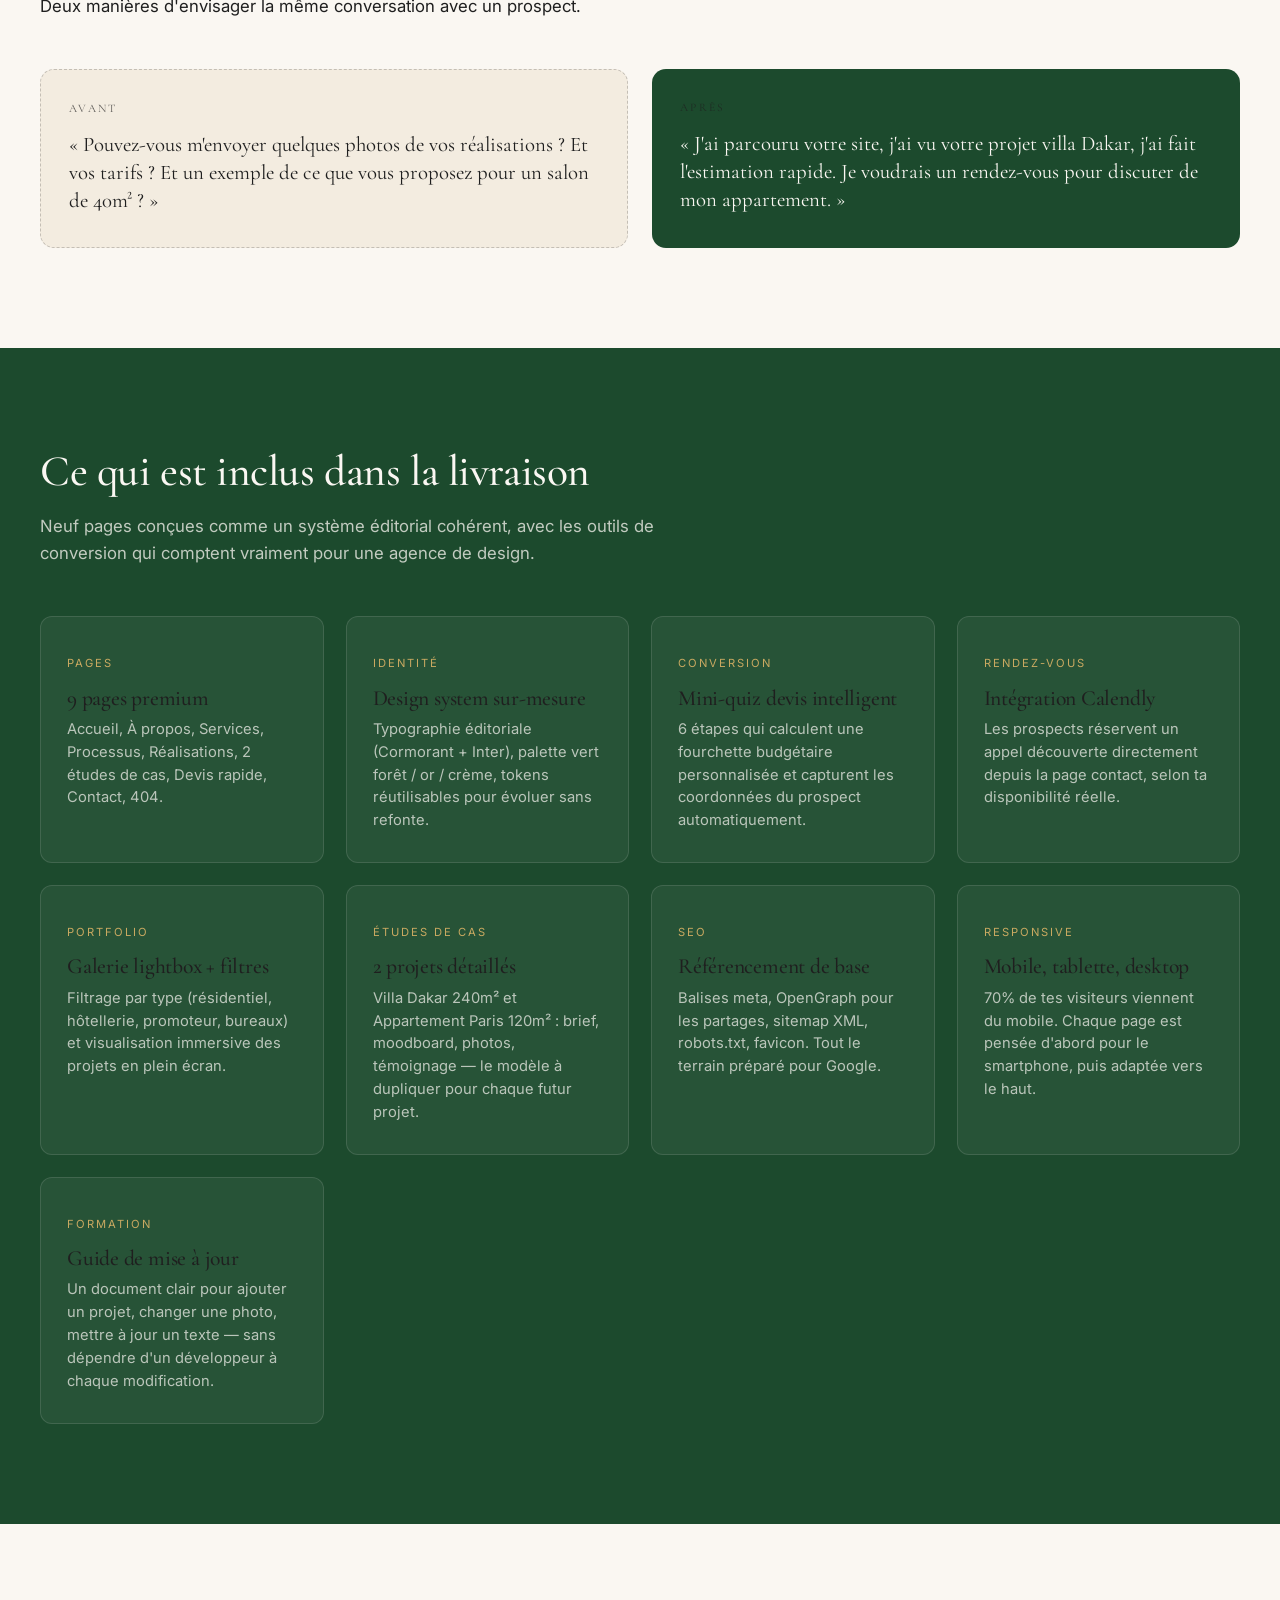
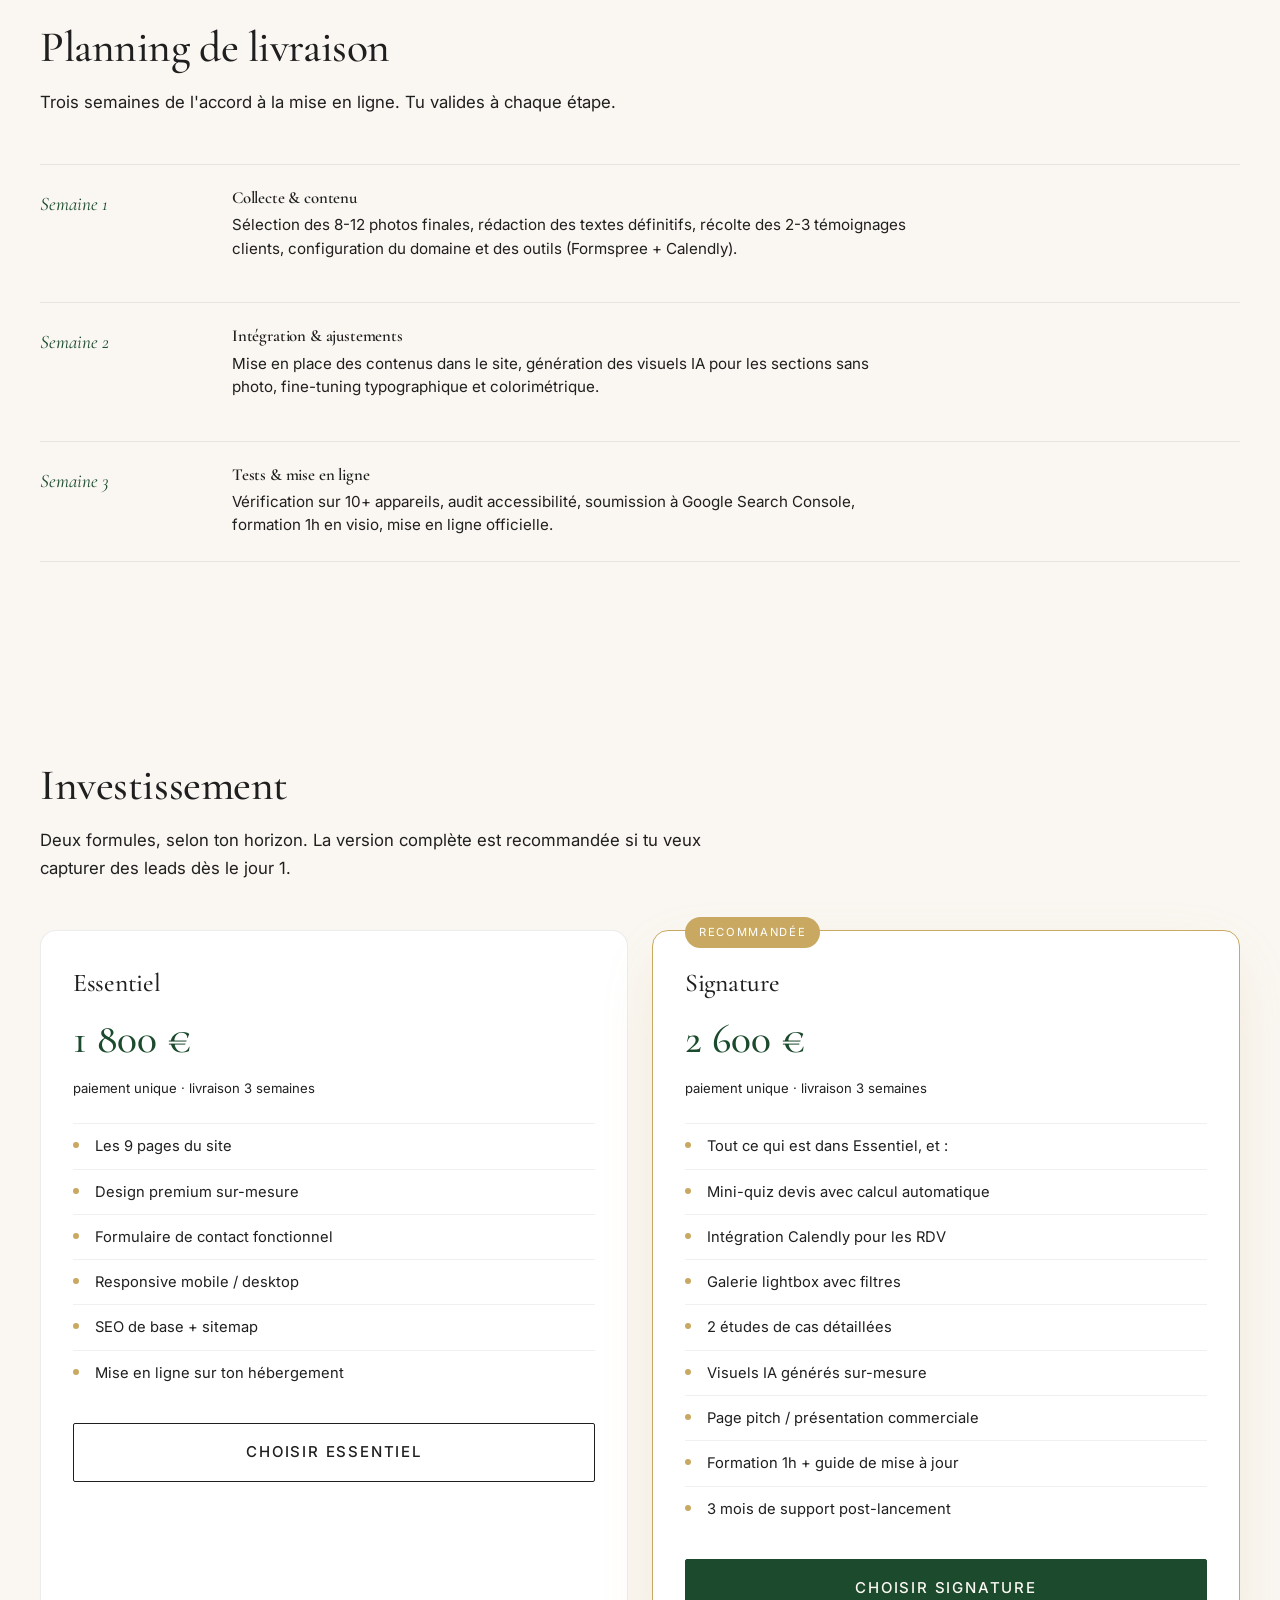
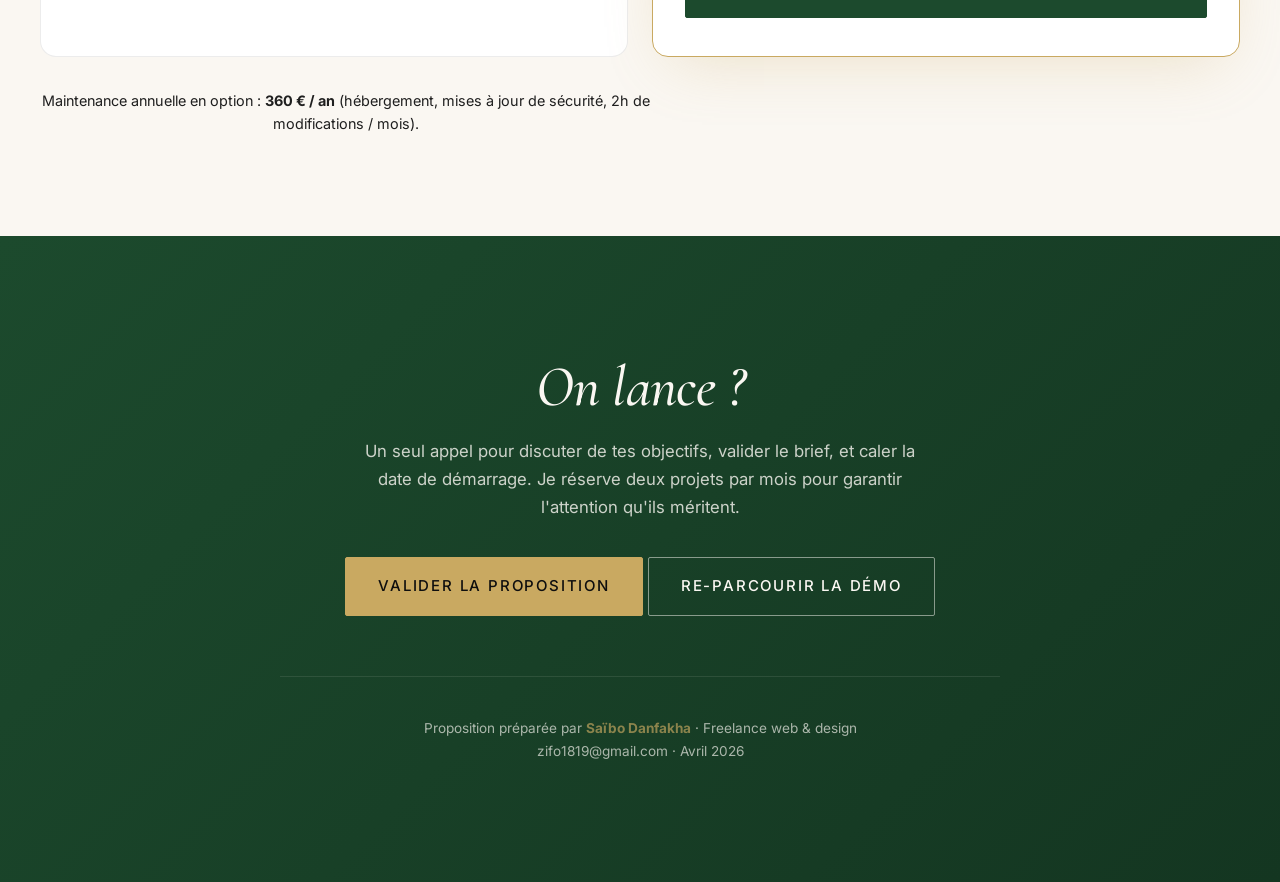
<file: pitch.html>
<!doctype html>
<html lang="fr">
<head>
  <meta charset="utf-8" />
  <meta name="viewport" content="width=device-width, initial-scale=1" />
  <title>Votre site web, pensé pour refléter NAID — Proposition</title>
  <meta name="description" content="Proposition personnalisée de site web premium pour Nur Alhayaa Interior Design." />
  <meta name="robots" content="noindex, nofollow" />
  <link rel="preconnect" href="https://fonts.googleapis.com" />
  <link rel="preconnect" href="https://fonts.gstatic.com" crossorigin />
  <link href="https://fonts.googleapis.com/css2?family=Cormorant+Garamond:ital,wght@0,400;0,500;0,600;1,400;1,500&family=Inter:wght@300;400;500;600&display=swap" rel="stylesheet" />
  <link rel="stylesheet" href="assets/css/styles.css" />
  <link rel="icon" type="image/png" href="assets/images/logo-naid.png" />
  <style>
    @media print {
      @page { size: A4 landscape; margin: 0; }
      .pitch-nav { display: none !important; }
      .pitch-nav-print { display: flex !important; }
    }
    .pitch-nav-print {
      display: none;
      justify-content: space-between;
      align-items: center;
      padding: 18px 24px;
      border-bottom: 1px solid rgba(14,14,14,.05);
      background: rgba(250,247,242,0.8);
    }
    .pitch-nav-print .logo {
      font-family: var(--font-display);
      font-style: italic;
      font-weight: 500;
      font-size: 1.3rem;
      color: var(--c-green-800);
    }
    .pitch-nav-print .preview-link {
      font-size: .85rem;
      color: var(--c-black);
      text-decoration: none;
      border-bottom: 1px solid var(--c-gold-500);
      padding-bottom: 2px;
    }
    .pitch-nav-print.on-dark {
      background: transparent;
      border-color: rgba(250,247,242,.15);
    }
    .pitch-nav-print.on-dark .logo { color: var(--c-cream-100); }
    .pitch-nav-print.on-dark .preview-link { color: var(--c-cream-100); }
    /* Pitch-specific styles */
    .pitch-hero {
      min-height: 80vh;
      display: grid;
      place-items: center;
      padding: 140px 24px 80px;
      background:
        radial-gradient(circle at 15% 20%, rgba(201,169,97,.14), transparent 55%),
        radial-gradient(circle at 85% 80%, rgba(28,74,45,.10), transparent 55%),
        linear-gradient(180deg, #FAF7F2 0%, #F1E9DC 100%);
      text-align: center;
    }
    .pitch-hero .eyebrow {
      display: inline-block;
      font-size: .72rem;
      letter-spacing: .22em;
      text-transform: uppercase;
      color: var(--c-green-800);
      padding: 8px 18px;
      border: 1px solid rgba(28,74,45,.3);
      border-radius: 999px;
      margin-bottom: 32px;
    }
    .pitch-hero h1 {
      font-family: var(--font-display);
      font-size: clamp(2.4rem, 5.5vw, 4.6rem);
      font-weight: 500;
      line-height: 1.05;
      margin: 0 auto 28px;
      max-width: 900px;
      color: var(--c-black);
    }
    .pitch-hero h1 em {
      font-style: italic;
      color: var(--c-green-800);
    }
    .pitch-hero p {
      font-size: 1.1rem;
      color: var(--c-grey-600);
      max-width: 620px;
      margin: 0 auto 40px;
      line-height: 1.65;
    }

    .pitch-section {
      padding: 100px 24px;
    }
    .pitch-section.alt { background: var(--c-cream-100); }
    .pitch-section.dark {
      background: var(--c-green-800);
      color: var(--c-cream-100);
    }

    .pitch-grid {
      max-width: 1200px;
      margin: 0 auto;
    }

    .pitch-section h2 {
      font-family: var(--font-display);
      font-weight: 500;
      font-size: clamp(1.8rem, 3.4vw, 2.8rem);
      margin-bottom: 18px;
    }
    .pitch-section .lead {
      font-size: 1.05rem;
      color: var(--c-grey-600);
      max-width: 680px;
      margin-bottom: 48px;
      line-height: 1.65;
    }
    .pitch-section.dark h2 { color: var(--c-cream-100); }
    .pitch-section.dark .lead { color: rgba(250,247,242,.75); }

    /* Why-now list */
    .why-list {
      display: grid;
      grid-template-columns: repeat(auto-fit, minmax(260px, 1fr));
      gap: 28px;
      margin-top: 40px;
    }
    .why-item {
      background: white;
      padding: 32px 28px;
      border-radius: 14px;
      border: 1px solid rgba(14,14,14,.06);
    }
    .why-item .num {
      font-family: var(--font-display);
      font-style: italic;
      font-size: 2.4rem;
      color: var(--c-gold-500);
      line-height: 1;
      margin-bottom: 14px;
    }
    .why-item h3 {
      font-size: 1.1rem;
      font-weight: 600;
      margin-bottom: 10px;
    }
    .why-item p {
      font-size: .95rem;
      color: var(--c-grey-600);
      line-height: 1.55;
    }

    /* Included grid */
    .incl-grid {
      display: grid;
      grid-template-columns: repeat(auto-fit, minmax(280px, 1fr));
      gap: 22px;
      margin-top: 40px;
    }
    .incl-card {
      background: rgba(250,247,242,.05);
      border: 1px solid rgba(250,247,242,.12);
      padding: 30px 26px;
      border-radius: 12px;
      transition: background .3s, border-color .3s;
    }
    .incl-card:hover {
      background: rgba(250,247,242,.08);
      border-color: rgba(201,169,97,.4);
    }
    .incl-card .tag {
      display: inline-block;
      font-size: .7rem;
      letter-spacing: .18em;
      text-transform: uppercase;
      color: var(--c-gold-500);
      margin-bottom: 14px;
    }
    .incl-card h3 {
      font-family: var(--font-display);
      font-weight: 500;
      font-size: 1.35rem;
      margin-bottom: 8px;
    }
    .incl-card p {
      font-size: .92rem;
      color: rgba(250,247,242,.7);
      line-height: 1.55;
    }

    /* Timeline */
    .tl {
      display: grid;
      gap: 18px;
      margin-top: 40px;
    }
    .tl-row {
      display: grid;
      grid-template-columns: 160px 1fr;
      gap: 32px;
      padding: 24px 0;
      border-top: 1px solid rgba(14,14,14,.08);
    }
    .tl-row:last-child { border-bottom: 1px solid rgba(14,14,14,.08); }
    .tl-week {
      font-family: var(--font-display);
      font-style: italic;
      font-size: 1.2rem;
      color: var(--c-green-800);
    }
    .tl-body h4 {
      font-size: 1.05rem;
      font-weight: 600;
      margin-bottom: 6px;
    }
    .tl-body p {
      font-size: .95rem;
      color: var(--c-grey-600);
      line-height: 1.55;
    }

    /* Pricing */
    .price-wrap {
      display: grid;
      grid-template-columns: repeat(auto-fit, minmax(300px, 1fr));
      gap: 24px;
      margin-top: 40px;
    }
    .price-card {
      background: white;
      border-radius: 16px;
      padding: 38px 32px;
      border: 1px solid rgba(14,14,14,.08);
      position: relative;
    }
    .price-card.featured {
      border-color: var(--c-gold-500);
      box-shadow: 0 20px 60px -20px rgba(201,169,97,.3);
    }
    .price-card.featured::before {
      content: 'Recommandée';
      position: absolute;
      top: -14px; left: 32px;
      background: var(--c-gold-500);
      color: white;
      font-size: .7rem;
      letter-spacing: .15em;
      text-transform: uppercase;
      padding: 6px 14px;
      border-radius: 999px;
    }
    .price-card h3 {
      font-family: var(--font-display);
      font-weight: 500;
      font-size: 1.6rem;
      margin-bottom: 8px;
    }
    .price-card .amount {
      font-family: var(--font-display);
      font-size: 2.6rem;
      color: var(--c-green-800);
      font-weight: 500;
      margin-bottom: 4px;
    }
    .price-card .term {
      font-size: .82rem;
      color: var(--c-grey-600);
      margin-bottom: 24px;
    }
    .price-card ul {
      list-style: none;
      padding: 0;
      margin: 0 0 28px;
    }
    .price-card ul li {
      padding: 10px 0;
      border-top: 1px solid rgba(14,14,14,.06);
      font-size: .92rem;
      position: relative;
      padding-left: 22px;
    }
    .price-card ul li::before {
      content: '';
      width: 6px; height: 6px;
      background: var(--c-gold-500);
      border-radius: 50%;
      position: absolute;
      left: 0; top: 18px;
    }

    /* Comparison */
    .compare {
      display: grid;
      grid-template-columns: 1fr 1fr;
      gap: 24px;
      margin-top: 40px;
    }
    .compare > div {
      padding: 32px 28px;
      border-radius: 14px;
    }
    .compare .before {
      background: #F3ECE0;
      border: 1px dashed rgba(14,14,14,.2);
    }
    .compare .after {
      background: var(--c-green-800);
      color: var(--c-cream-100);
    }
    .compare h4 {
      font-size: .72rem;
      letter-spacing: .2em;
      text-transform: uppercase;
      margin-bottom: 16px;
      opacity: .7;
    }
    .compare p {
      font-family: var(--font-display);
      font-size: 1.3rem;
      line-height: 1.35;
      font-weight: 400;
    }
    @media (max-width: 720px) {
      .compare { grid-template-columns: 1fr; }
      .tl-row { grid-template-columns: 1fr; gap: 8px; }
    }

    /* CTA final */
    .pitch-cta {
      background: linear-gradient(135deg, var(--c-green-800) 0%, #143621 100%);
      color: var(--c-cream-100);
      padding: 120px 24px;
      text-align: center;
    }
    .pitch-cta h2 {
      font-family: var(--font-display);
      font-weight: 500;
      font-style: italic;
      font-size: clamp(2rem, 4.5vw, 3.6rem);
      margin-bottom: 20px;
      color: var(--c-cream-100);
    }
    .pitch-cta p {
      font-size: 1.05rem;
      opacity: .8;
      max-width: 560px;
      margin: 0 auto 36px;
    }
    .pitch-cta .btn-primary {
      --btn-bg: var(--c-gold-500);
      --btn-text: #0E0E0E;
      --btn-border: var(--c-gold-500);
    }
    .pitch-cta .btn-ghost {
      --btn-bg: transparent;
      --btn-text: #FAF7F2;
      --btn-border: rgba(250,247,242,.5);
    }
    .pitch-cta .btn-ghost:hover {
      --btn-bg: rgba(250,247,242,.1);
      --btn-text: #FAF7F2;
    }

    .signed {
      margin-top: 60px;
      padding-top: 40px;
      border-top: 1px solid rgba(250,247,242,.15);
      font-size: .85rem;
      opacity: .65;
    }
    .signed strong { color: var(--c-gold-500); }

    .pitch-nav {
      position: fixed;
      top: 0; left: 0; right: 0;
      padding: 18px 24px;
      display: flex;
      justify-content: space-between;
      align-items: center;
      background: rgba(250,247,242,.8);
      backdrop-filter: blur(14px);
      -webkit-backdrop-filter: blur(14px);
      z-index: 100;
      border-bottom: 1px solid rgba(14,14,14,.05);
    }
    .pitch-nav .logo {
      font-family: var(--font-display);
      font-style: italic;
      font-weight: 500;
      font-size: 1.3rem;
      color: var(--c-green-800);
    }
    .pitch-nav .preview-link {
      font-size: .85rem;
      color: var(--c-black);
      text-decoration: none;
      border-bottom: 1px solid var(--c-gold-500);
      padding-bottom: 2px;
    }
  </style>
</head>
<body>

  <div class="pitch-nav">
    <span class="logo">NAID · Proposition</span>
    <a href="index.html" class="preview-link">Voir le site en démo →</a>
  </div>

  <nav class="pitch-nav-print" aria-hidden="true">
    <span class="logo">NAID · Proposition</span>
    <a href="index.html" class="preview-link">Voir le site en démo →</a>
  </nav>

  <!-- HERO -->
  <section class="pitch-hero">
    <div>
      <span class="eyebrow">Proposition — Avril 2026</span>
      <h1>Un site web pensé pour <em>refléter</em><br/>ce que NAID offre déjà.</h1>
      <p>Chère Rokhaya, tu as construit une agence rare : un regard, une exigence, une signature. Ce site te donne enfin une vitrine à la hauteur — et un outil qui travaille pour toi chaque jour.</p>
      <div class="btn-group" style="justify-content: center;">
        <a href="index.html" class="btn btn-primary">Parcourir la démo</a>
        <a href="#tarifs" class="btn btn-ghost">Voir les tarifs</a>
      </div>
    </div>
  </section>

  <!-- POURQUOI MAINTENANT -->
  <section class="pitch-section">
    <div class="pitch-grid">
      <h2>Pourquoi un site aujourd'hui</h2>
      <p class="lead">Un flyer attire l'attention. Un Instagram entretient la présence. Mais c'est un site qui transforme un intérêt en prise de rendez-vous — et qui te positionne auprès des clients qui ne passent pas par les réseaux sociaux.</p>

      <div class="why-list">
        <div class="why-item">
          <div class="num">01</div>
          <h3>Crédibilité instantanée</h3>
          <p>Promoteurs, clients hôteliers, particuliers haut de gamme : tous vérifient un site avant de te contacter. Un domaine propre, un design premium, et la conversation commence au bon endroit.</p>
        </div>
        <div class="why-item">
          <div class="num">02</div>
          <h3>Qualification automatique</h3>
          <p>Le mini-quiz de devis capture le budget, la surface et le style du prospect avant même le premier échange. Tu gagnes des heures et tu filtres les demandes qui ne correspondent pas.</p>
        </div>
        <div class="why-item">
          <div class="num">03</div>
          <h3>Visibilité SEO à long terme</h3>
          <p>Chaque réalisation devient une page indexée sur Google. Les requêtes "architecte d'intérieur Dakar", "décoration Paris 8e" te ramènent progressivement des leads, sans pub.</p>
        </div>
        <div class="why-item">
          <div class="num">04</div>
          <h3>Un actif qui t'appartient</h3>
          <p>Instagram peut changer ses règles demain. Un site sur ton domaine, c'est une valeur stable — transmissible, mesurable, ton vrai patrimoine numérique.</p>
        </div>
      </div>
    </div>
  </section>

  <!-- AVANT / APRÈS -->
  <section class="pitch-section alt">
    <div class="pitch-grid">
      <h2>Ce que ça change, concrètement</h2>
      <p class="lead">Deux manières d'envisager la même conversation avec un prospect.</p>

      <div class="compare">
        <div class="before">
          <h4>Avant</h4>
          <p>« Pouvez-vous m'envoyer quelques photos de vos réalisations ? Et vos tarifs ? Et un exemple de ce que vous proposez pour un salon de 40m² ? »</p>
        </div>
        <div class="after">
          <h4>Après</h4>
          <p>« J'ai parcouru votre site, j'ai vu votre projet villa Dakar, j'ai fait l'estimation rapide. Je voudrais un rendez-vous pour discuter de mon appartement. »</p>
        </div>
      </div>
    </div>
  </section>

  <!-- CE QUI EST INCLUS -->
  <section class="pitch-section dark">
    <div class="pitch-grid">
      <h2>Ce qui est inclus dans la livraison</h2>
      <p class="lead">Neuf pages conçues comme un système éditorial cohérent, avec les outils de conversion qui comptent vraiment pour une agence de design.</p>

      <div class="incl-grid">
        <div class="incl-card">
          <span class="tag">Pages</span>
          <h3>9 pages premium</h3>
          <p>Accueil, À propos, Services, Processus, Réalisations, 2 études de cas, Devis rapide, Contact, 404.</p>
        </div>
        <div class="incl-card">
          <span class="tag">Identité</span>
          <h3>Design system sur-mesure</h3>
          <p>Typographie éditoriale (Cormorant + Inter), palette vert forêt / or / crème, tokens réutilisables pour évoluer sans refonte.</p>
        </div>
        <div class="incl-card">
          <span class="tag">Conversion</span>
          <h3>Mini-quiz devis intelligent</h3>
          <p>6 étapes qui calculent une fourchette budgétaire personnalisée et capturent les coordonnées du prospect automatiquement.</p>
        </div>
        <div class="incl-card">
          <span class="tag">Rendez-vous</span>
          <h3>Intégration Calendly</h3>
          <p>Les prospects réservent un appel découverte directement depuis la page contact, selon ta disponibilité réelle.</p>
        </div>
        <div class="incl-card">
          <span class="tag">Portfolio</span>
          <h3>Galerie lightbox + filtres</h3>
          <p>Filtrage par type (résidentiel, hôtellerie, promoteur, bureaux) et visualisation immersive des projets en plein écran.</p>
        </div>
        <div class="incl-card">
          <span class="tag">Études de cas</span>
          <h3>2 projets détaillés</h3>
          <p>Villa Dakar 240m² et Appartement Paris 120m² : brief, moodboard, photos, témoignage — le modèle à dupliquer pour chaque futur projet.</p>
        </div>
        <div class="incl-card">
          <span class="tag">SEO</span>
          <h3>Référencement de base</h3>
          <p>Balises meta, OpenGraph pour les partages, sitemap XML, robots.txt, favicon. Tout le terrain préparé pour Google.</p>
        </div>
        <div class="incl-card">
          <span class="tag">Responsive</span>
          <h3>Mobile, tablette, desktop</h3>
          <p>70% de tes visiteurs viennent du mobile. Chaque page est pensée d'abord pour le smartphone, puis adaptée vers le haut.</p>
        </div>
        <div class="incl-card">
          <span class="tag">Formation</span>
          <h3>Guide de mise à jour</h3>
          <p>Un document clair pour ajouter un projet, changer une photo, mettre à jour un texte — sans dépendre d'un développeur à chaque modification.</p>
        </div>
      </div>
    </div>
  </section>

  <!-- TIMELINE -->
  <section class="pitch-section">
    <div class="pitch-grid">
      <h2>Planning de livraison</h2>
      <p class="lead">Trois semaines de l'accord à la mise en ligne. Tu valides à chaque étape.</p>

      <div class="tl">
        <div class="tl-row">
          <div class="tl-week">Semaine 1</div>
          <div class="tl-body">
            <h4>Collecte & contenu</h4>
            <p>Sélection des 8-12 photos finales, rédaction des textes définitifs, récolte des 2-3 témoignages clients, configuration du domaine et des outils (Formspree + Calendly).</p>
          </div>
        </div>
        <div class="tl-row">
          <div class="tl-week">Semaine 2</div>
          <div class="tl-body">
            <h4>Intégration & ajustements</h4>
            <p>Mise en place des contenus dans le site, génération des visuels IA pour les sections sans photo, fine-tuning typographique et colorimétrique.</p>
          </div>
        </div>
        <div class="tl-row">
          <div class="tl-week">Semaine 3</div>
          <div class="tl-body">
            <h4>Tests & mise en ligne</h4>
            <p>Vérification sur 10+ appareils, audit accessibilité, soumission à Google Search Console, formation 1h en visio, mise en ligne officielle.</p>
          </div>
        </div>
      </div>
    </div>
  </section>

  <!-- TARIFS -->
  <section id="tarifs" class="pitch-section alt">
    <div class="pitch-grid">
      <h2>Investissement</h2>
      <p class="lead">Deux formules, selon ton horizon. La version complète est recommandée si tu veux capturer des leads dès le jour 1.</p>

      <div class="price-wrap">
        <div class="price-card">
          <h3>Essentiel</h3>
          <div class="amount">1 800 €</div>
          <p class="term">paiement unique · livraison 3 semaines</p>
          <ul>
            <li>Les 9 pages du site</li>
            <li>Design premium sur-mesure</li>
            <li>Formulaire de contact fonctionnel</li>
            <li>Responsive mobile / desktop</li>
            <li>SEO de base + sitemap</li>
            <li>Mise en ligne sur ton hébergement</li>
          </ul>
          <a href="#cta" class="btn btn-ghost" style="width: 100%; justify-content: center;">Choisir Essentiel</a>
        </div>

        <div class="price-card featured">
          <h3>Signature</h3>
          <div class="amount">2 600 €</div>
          <p class="term">paiement unique · livraison 3 semaines</p>
          <ul>
            <li>Tout ce qui est dans Essentiel, et :</li>
            <li>Mini-quiz devis avec calcul automatique</li>
            <li>Intégration Calendly pour les RDV</li>
            <li>Galerie lightbox avec filtres</li>
            <li>2 études de cas détaillées</li>
            <li>Visuels IA générés sur-mesure</li>
            <li>Page pitch / présentation commerciale</li>
            <li>Formation 1h + guide de mise à jour</li>
            <li>3 mois de support post-lancement</li>
          </ul>
          <a href="#cta" class="btn btn-primary" style="width: 100%; justify-content: center;">Choisir Signature</a>
        </div>
      </div>

      <p style="margin-top: 32px; font-size: .9rem; color: var(--c-grey-600); text-align: center;">
        Maintenance annuelle en option : <strong>360 € / an</strong> (hébergement, mises à jour de sécurité, 2h de modifications / mois).
      </p>
    </div>
  </section>

  <!-- FINAL CTA -->
  <nav class="pitch-nav-print on-dark" aria-hidden="true">
    <span class="logo">NAID · Proposition</span>
    <a href="index.html" class="preview-link">Voir le site en démo →</a>
  </nav>
  <section id="cta" class="pitch-cta">
    <div style="max-width: 720px; margin: 0 auto;">
      <h2>On lance ?</h2>
      <p>Un seul appel pour discuter de tes objectifs, valider le brief, et caler la date de démarrage. Je réserve deux projets par mois pour garantir l'attention qu'ils méritent.</p>
      <div class="btn-group" style="justify-content: center;">
        <a href="mailto:zifo1819@gmail.com?subject=NAID%20—%20Je%20valide%20la%20proposition" class="btn btn-primary">Valider la proposition</a>
        <a href="index.html" class="btn btn-ghost">Re-parcourir la démo</a>
      </div>
      <div class="signed">
        Proposition préparée par <strong>Saïbo Danfakha</strong> · Freelance web &amp; design<br/>
        zifo1819@gmail.com · Avril 2026
      </div>
    </div>
  </section>

  <script>
    document.querySelectorAll('a[href^="#"]').forEach(a => {
      a.addEventListener('click', (e) => {
        const id = a.getAttribute('href').slice(1);
        const el = document.getElementById(id);
        if (el) {
          e.preventDefault();
          el.scrollIntoView({ behavior: 'smooth', block: 'start' });
        }
      });
    });
  </script>
</body>
</html>
</file>
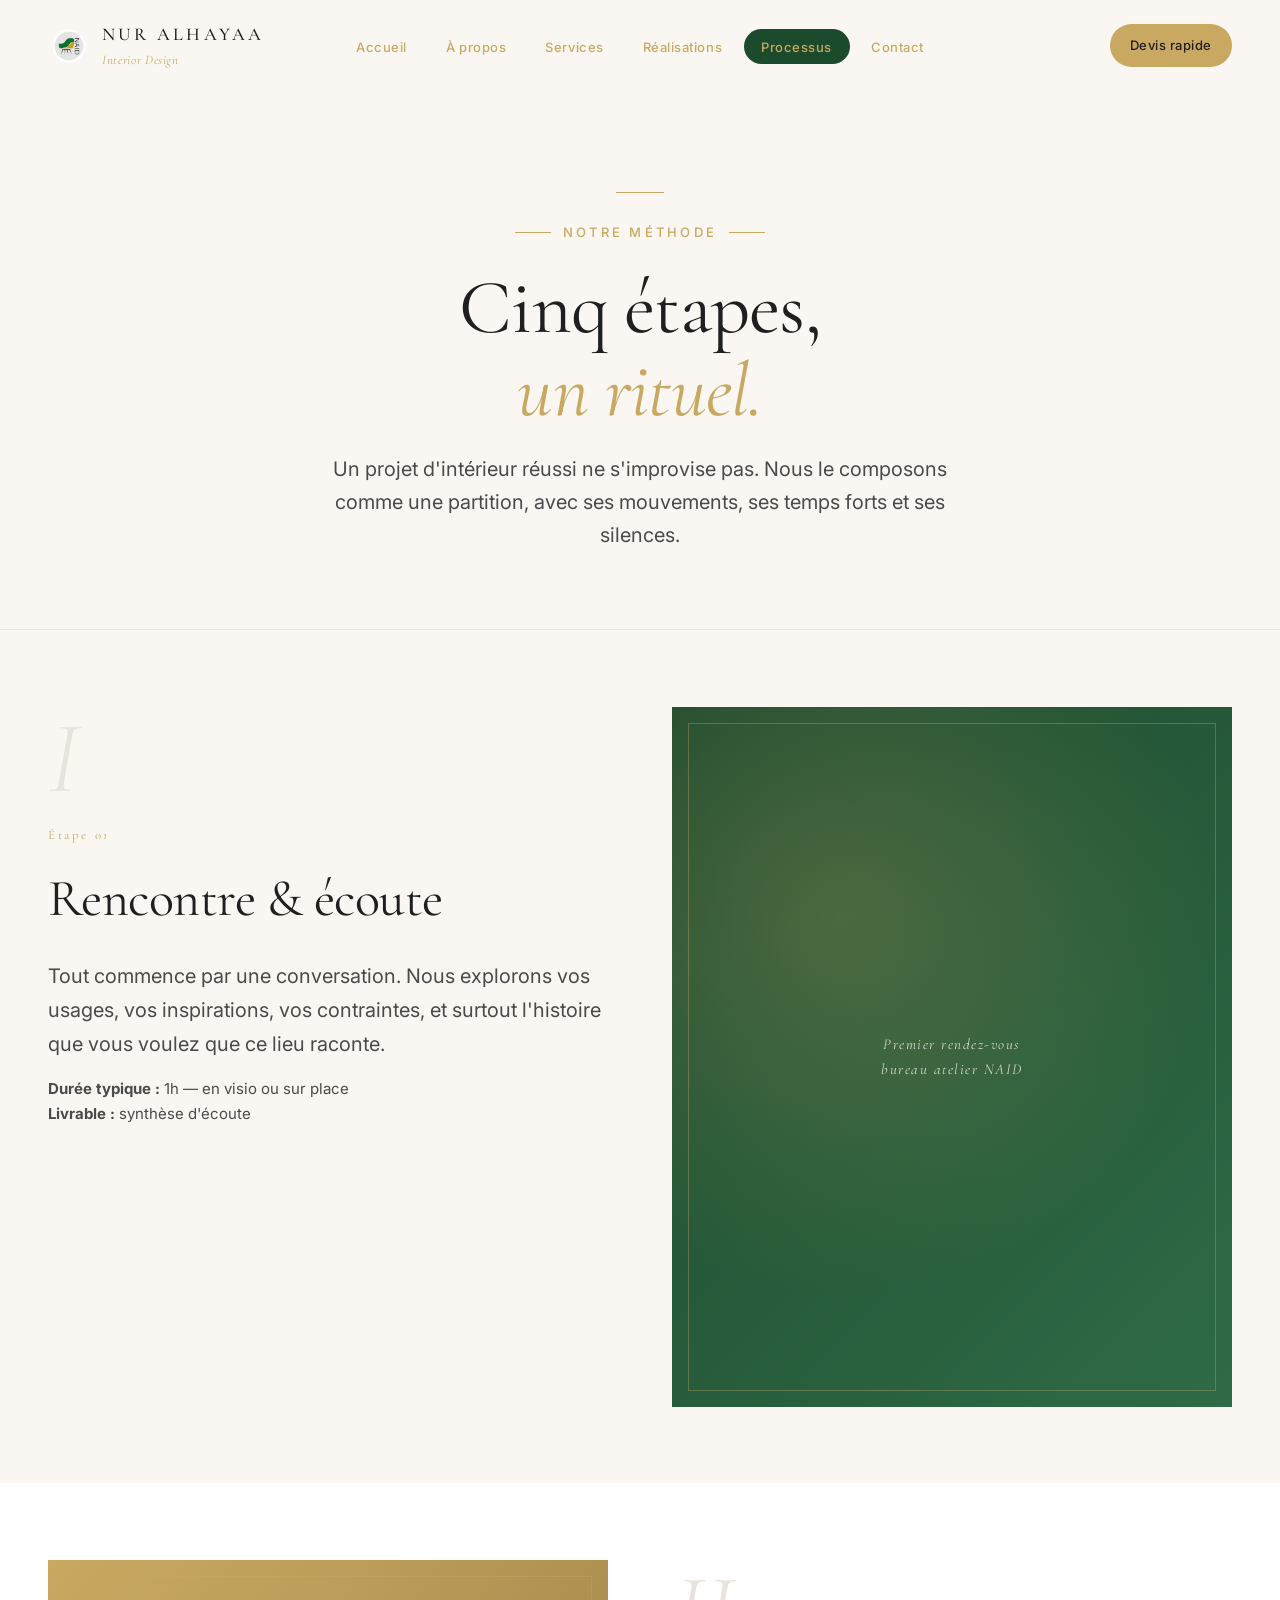
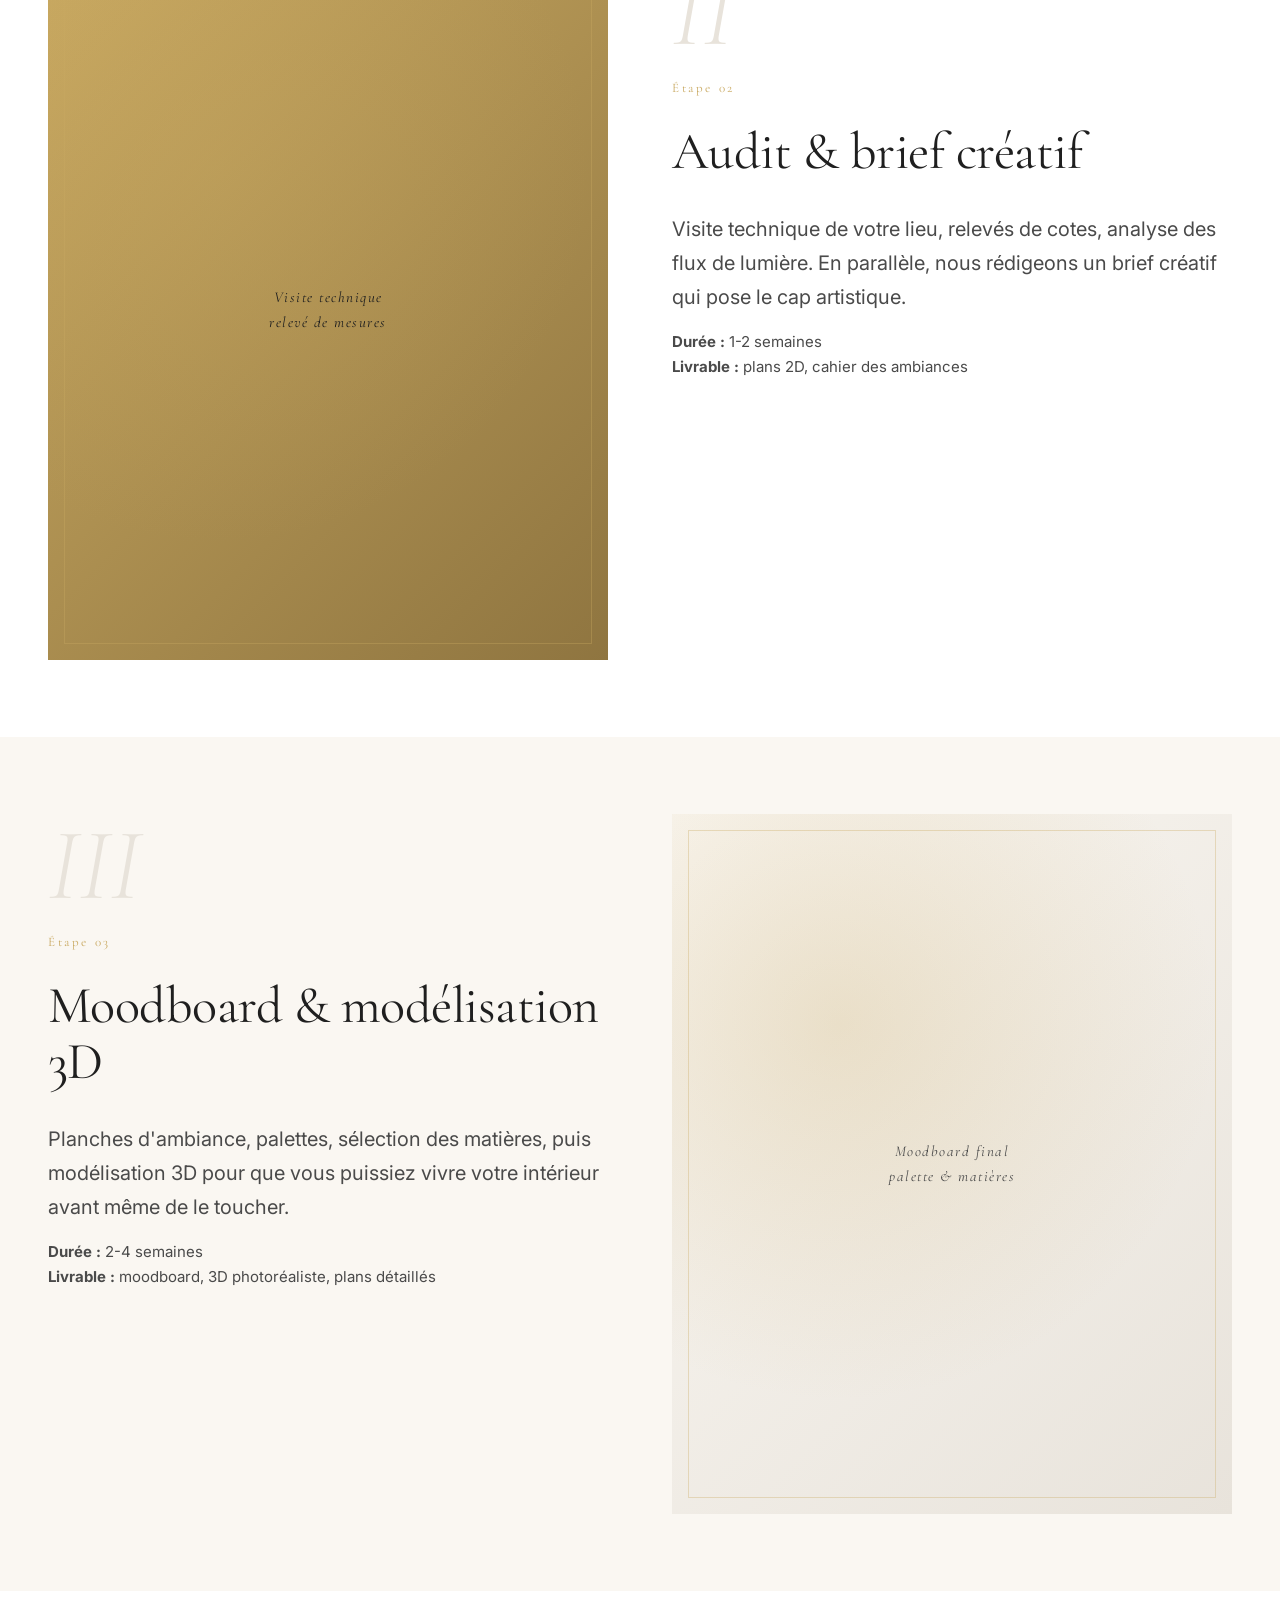
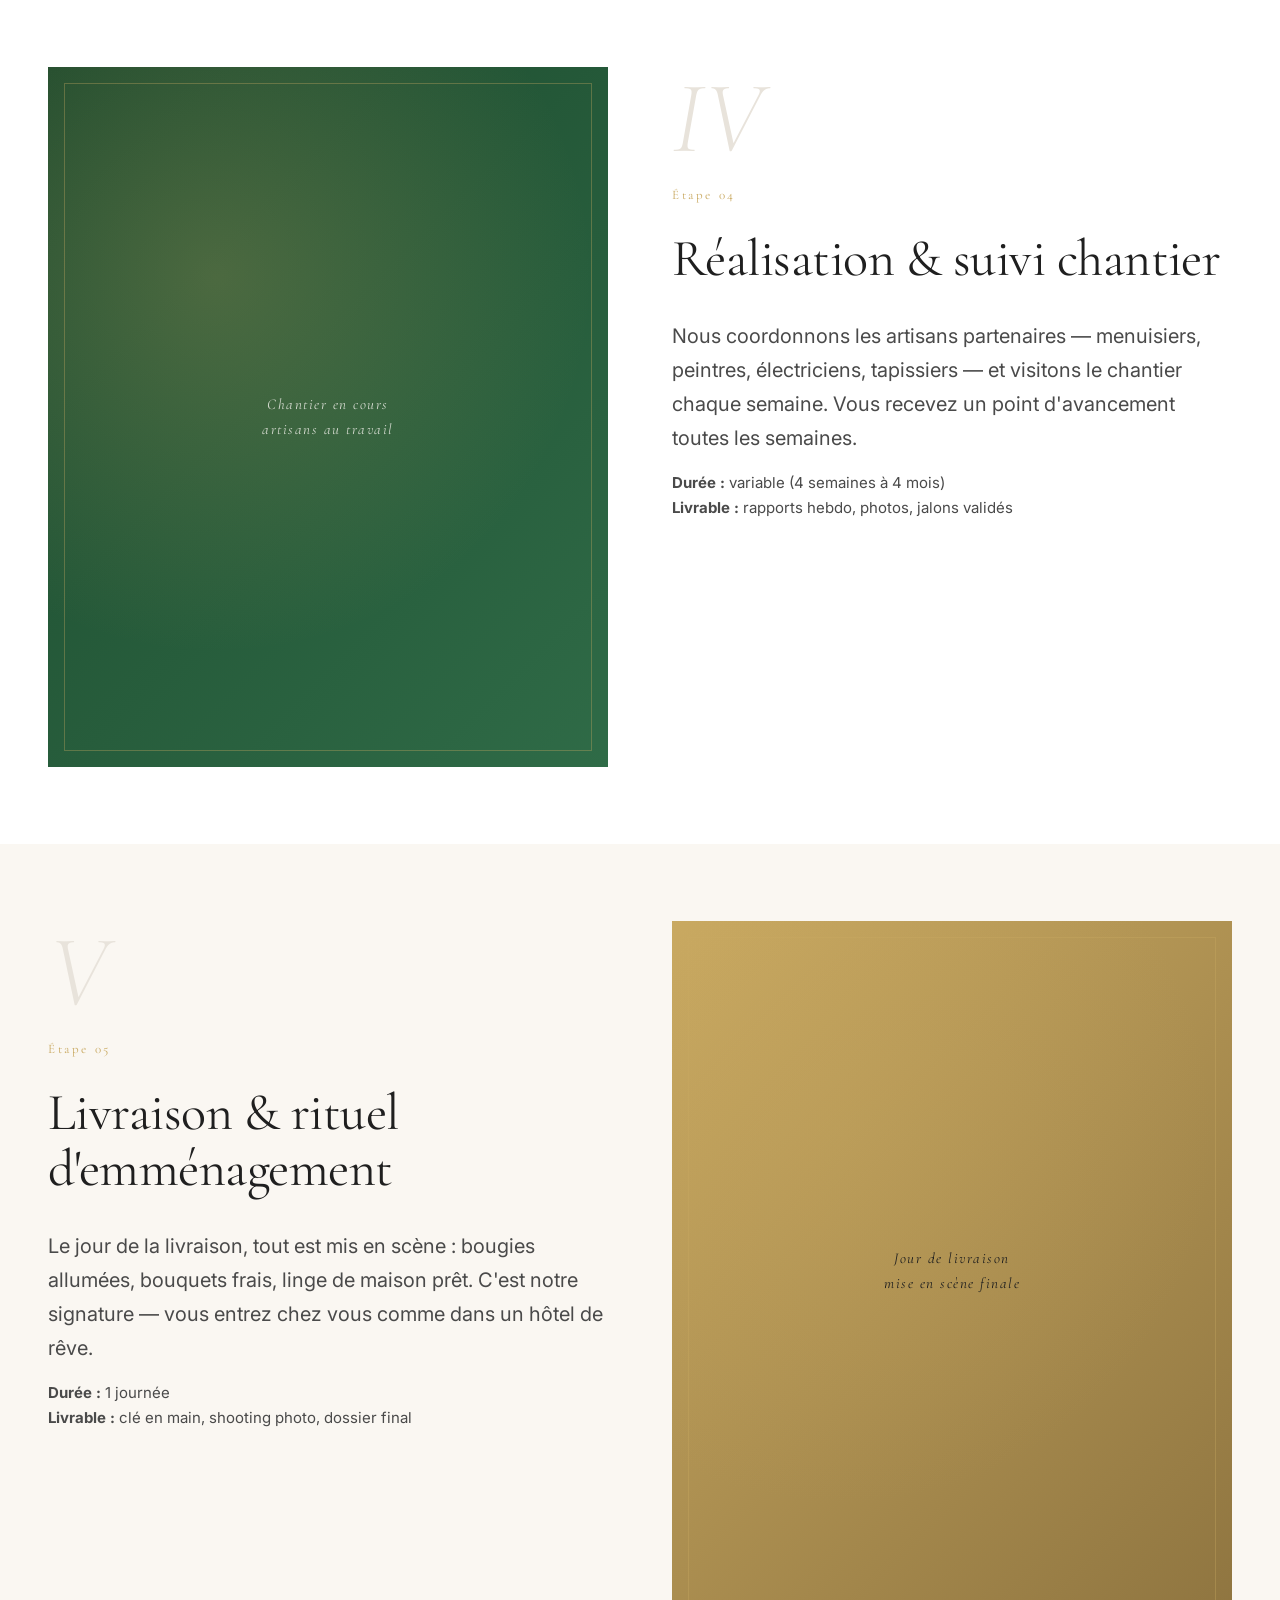
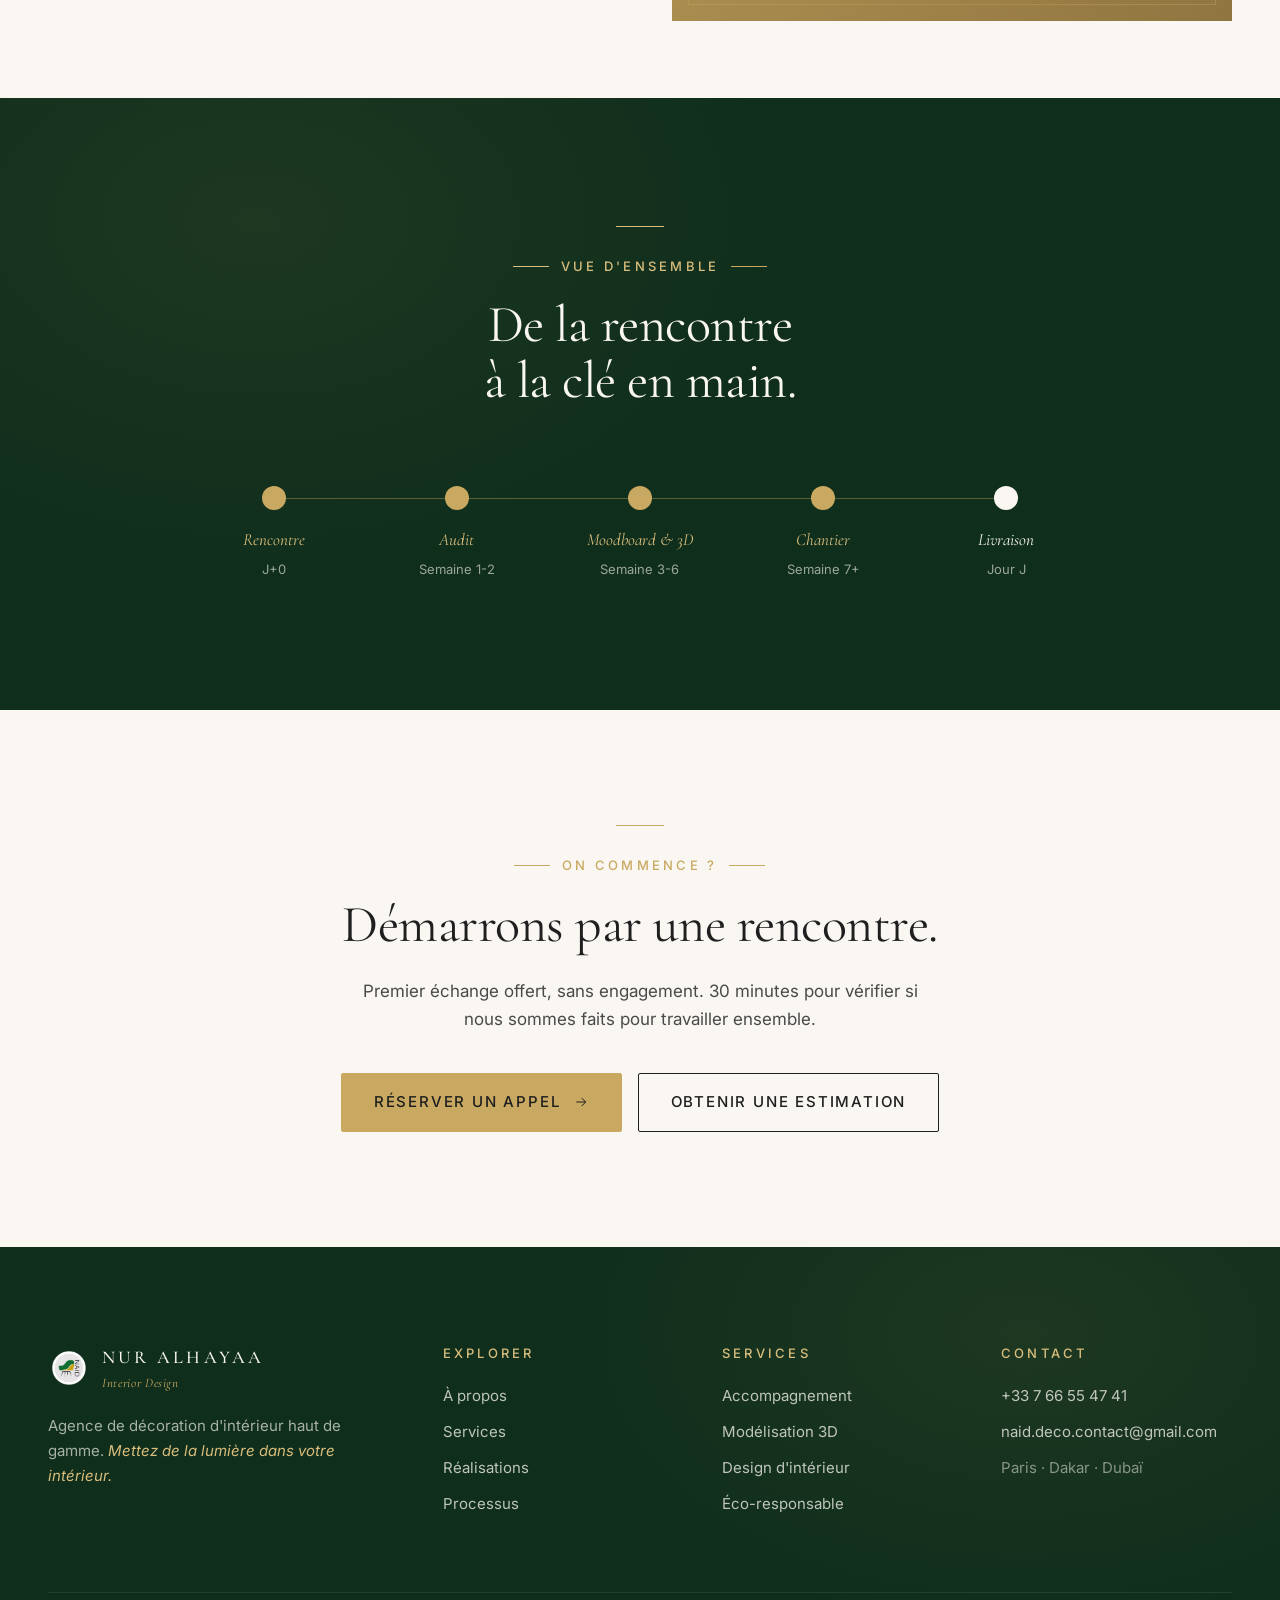
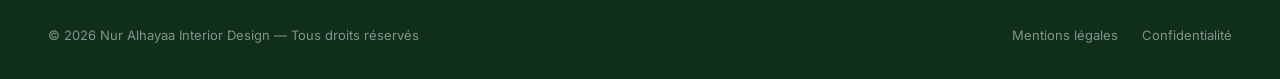
<file: processus.html>
<!DOCTYPE html>
<html lang="fr">
<head>
  <meta charset="UTF-8" />
  <meta name="viewport" content="width=device-width, initial-scale=1.0" />
  <title>Processus — Nur Alhayaa Interior Design</title>
  <meta name="description" content="Notre méthode en 5 étapes pour transformer votre intérieur : rencontre, audit, moodboard & 3D, réalisation, livraison." />
  <meta name="theme-color" content="#1C4A2D" />

  <link rel="preconnect" href="https://fonts.googleapis.com" />
  <link rel="preconnect" href="https://fonts.gstatic.com" crossorigin />
  <link href="https://fonts.googleapis.com/css2?family=Cormorant+Garamond:ital,wght@0,300;0,400;0,500;0,600;1,300;1,400;1,500&family=Inter:wght@300;400;500;600&display=swap" rel="stylesheet" />
  <link rel="stylesheet" href="assets/css/styles.css" />
  <link rel="icon" type="image/png" href="assets/images/logo-naid.png" />
</head>
<body>

  <header class="site-header" id="site-header">
    <div class="container nav-wrap">
      <a href="index.html" class="brand">
        <img src="assets/images/logo-naid.png" alt="NAID" class="brand-logo" />
        <div><div class="brand-name">Nur Alhayaa</div><div class="brand-tag">Interior Design</div></div>
      </a>
      <nav>
        <ul class="nav-links" id="nav-links">
          <li><a href="index.html" class="nav-link">Accueil</a></li>
          <li><a href="a-propos.html" class="nav-link">À propos</a></li>
          <li><a href="services.html" class="nav-link">Services</a></li>
          <li><a href="realisations.html" class="nav-link">Réalisations</a></li>
          <li><a href="processus.html" class="nav-link active">Processus</a></li>
          <li><a href="contact.html" class="nav-link">Contact</a></li>
        </ul>
      </nav>
      <div class="nav-right">
        <a href="devis-rapide.html" class="nav-cta">Devis rapide</a>
      </div>
      <button class="menu-toggle" aria-label="Menu" aria-expanded="false" aria-controls="nav-links"><span></span><span></span></button>
    </div>
  </header>

  <section class="page-header">
    <div class="container-narrow">
      <div class="divider-gold"></div>
      <span class="eyebrow center">Notre méthode</span>
      <h1>Cinq étapes,<br /><span class="serif-italic u-gold">un rituel.</span></h1>
      <p>
        Un projet d'intérieur réussi ne s'improvise pas. Nous le composons
        comme une partition, avec ses mouvements, ses temps forts et ses silences.
      </p>
    </div>
  </section>

  <!-- STEP 1 -->
  <section class="tight">
    <div class="container">
      <div class="two-col" style="align-items: start;">
        <div class="reveal" style="position: sticky; top: 120px;">
          <div class="roman">I</div>
          <div class="num-badge u-mt-4">Étape 01</div>
          <h2 class="u-mt-2">Rencontre &amp; écoute</h2>
          <p class="lead u-mt-6">
            Tout commence par une conversation. Nous explorons vos usages, vos inspirations,
            vos contraintes, et surtout l'histoire que vous voulez que ce lieu raconte.
          </p>
          <p class="u-mt-4" style="font-size: var(--fs-sm); color: var(--text-soft);">
            <strong>Durée typique :</strong> 1h — en visio ou sur place<br />
            <strong>Livrable :</strong> synthèse d'écoute
          </p>
        </div>
        <div class="reveal reveal-right delay-1">
          <div class="img-block">
            <div class="img-placeholder">
              <span>Premier rendez-vous<br />bureau atelier NAID</span>
            </div>
          </div>
        </div>
      </div>
    </div>
  </section>

  <!-- STEP 2 -->
  <section class="tight" style="background: var(--c-white);">
    <div class="container">
      <div class="two-col" style="align-items: start;">
        <div class="reveal">
          <div class="img-block">
            <div class="img-placeholder gold" style="color: var(--c-ink-700);">
              <span>Visite technique<br />relevé de mesures</span>
            </div>
          </div>
        </div>
        <div class="reveal reveal-right delay-1" style="position: sticky; top: 120px;">
          <div class="roman">II</div>
          <div class="num-badge u-mt-4">Étape 02</div>
          <h2 class="u-mt-2">Audit &amp; brief créatif</h2>
          <p class="lead u-mt-6">
            Visite technique de votre lieu, relevés de cotes, analyse des flux de lumière.
            En parallèle, nous rédigeons un brief créatif qui pose le cap artistique.
          </p>
          <p class="u-mt-4" style="font-size: var(--fs-sm); color: var(--text-soft);">
            <strong>Durée :</strong> 1-2 semaines<br />
            <strong>Livrable :</strong> plans 2D, cahier des ambiances
          </p>
        </div>
      </div>
    </div>
  </section>

  <!-- STEP 3 -->
  <section class="tight">
    <div class="container">
      <div class="two-col" style="align-items: start;">
        <div class="reveal" style="position: sticky; top: 120px;">
          <div class="roman">III</div>
          <div class="num-badge u-mt-4">Étape 03</div>
          <h2 class="u-mt-2">Moodboard &amp; modélisation 3D</h2>
          <p class="lead u-mt-6">
            Planches d'ambiance, palettes, sélection des matières, puis
            modélisation 3D pour que vous puissiez vivre votre intérieur
            avant même de le toucher.
          </p>
          <p class="u-mt-4" style="font-size: var(--fs-sm); color: var(--text-soft);">
            <strong>Durée :</strong> 2-4 semaines<br />
            <strong>Livrable :</strong> moodboard, 3D photoréaliste, plans détaillés
          </p>
        </div>
        <div class="reveal reveal-right delay-1">
          <div class="img-block">
            <div class="img-placeholder ivory">
              <span>Moodboard final<br />palette &amp; matières</span>
            </div>
          </div>
        </div>
      </div>
    </div>
  </section>

  <!-- STEP 4 -->
  <section class="tight" style="background: var(--c-white);">
    <div class="container">
      <div class="two-col" style="align-items: start;">
        <div class="reveal">
          <div class="img-block">
            <div class="img-placeholder">
              <span>Chantier en cours<br />artisans au travail</span>
            </div>
          </div>
        </div>
        <div class="reveal reveal-right delay-1" style="position: sticky; top: 120px;">
          <div class="roman">IV</div>
          <div class="num-badge u-mt-4">Étape 04</div>
          <h2 class="u-mt-2">Réalisation &amp; suivi chantier</h2>
          <p class="lead u-mt-6">
            Nous coordonnons les artisans partenaires — menuisiers, peintres,
            électriciens, tapissiers — et visitons le chantier chaque semaine.
            Vous recevez un point d'avancement toutes les semaines.
          </p>
          <p class="u-mt-4" style="font-size: var(--fs-sm); color: var(--text-soft);">
            <strong>Durée :</strong> variable (4 semaines à 4 mois)<br />
            <strong>Livrable :</strong> rapports hebdo, photos, jalons validés
          </p>
        </div>
      </div>
    </div>
  </section>

  <!-- STEP 5 -->
  <section class="tight">
    <div class="container">
      <div class="two-col" style="align-items: start;">
        <div class="reveal" style="position: sticky; top: 120px;">
          <div class="roman">V</div>
          <div class="num-badge u-mt-4">Étape 05</div>
          <h2 class="u-mt-2">Livraison &amp; rituel d'emménagement</h2>
          <p class="lead u-mt-6">
            Le jour de la livraison, tout est mis en scène : bougies allumées,
            bouquets frais, linge de maison prêt. C'est notre signature — vous
            entrez chez vous comme dans un hôtel de rêve.
          </p>
          <p class="u-mt-4" style="font-size: var(--fs-sm); color: var(--text-soft);">
            <strong>Durée :</strong> 1 journée<br />
            <strong>Livrable :</strong> clé en main, shooting photo, dossier final
          </p>
        </div>
        <div class="reveal reveal-right delay-1">
          <div class="img-block">
            <div class="img-placeholder gold" style="color: var(--c-ink-700);">
              <span>Jour de livraison<br />mise en scène finale</span>
            </div>
          </div>
        </div>
      </div>
    </div>
  </section>

  <!-- TIMELINE RÉCAP -->
  <section class="section-dark">
    <div class="container">
      <div class="section-head center reveal">
        <div class="divider-gold" style="background: var(--c-gold-400);"></div>
        <span class="eyebrow center">Vue d'ensemble</span>
        <h2 class="u-mt-4">De la rencontre<br />à la clé en main.</h2>
      </div>

      <div class="reveal" style="max-width: 900px; margin: 0 auto;">
        <div style="display: grid; grid-template-columns: repeat(5, 1fr); gap: 1rem; position: relative;">
          <div style="position: absolute; top: 12px; left: 10%; right: 10%; height: 1px; background: rgba(201,169,97,0.4);"></div>
          <div style="text-align: center; position: relative;">
            <div style="width: 24px; height: 24px; border-radius: 50%; background: var(--c-gold-500); margin: 0 auto;"></div>
            <div style="font-family: var(--font-display); font-style: italic; color: var(--c-gold-400); margin-top: 1rem;">Rencontre</div>
            <small style="color: rgba(250,247,242,0.6); font-size: var(--fs-xs);">J+0</small>
          </div>
          <div style="text-align: center; position: relative;">
            <div style="width: 24px; height: 24px; border-radius: 50%; background: var(--c-gold-500); margin: 0 auto;"></div>
            <div style="font-family: var(--font-display); font-style: italic; color: var(--c-gold-400); margin-top: 1rem;">Audit</div>
            <small style="color: rgba(250,247,242,0.6); font-size: var(--fs-xs);">Semaine 1-2</small>
          </div>
          <div style="text-align: center; position: relative;">
            <div style="width: 24px; height: 24px; border-radius: 50%; background: var(--c-gold-500); margin: 0 auto;"></div>
            <div style="font-family: var(--font-display); font-style: italic; color: var(--c-gold-400); margin-top: 1rem;">Moodboard &amp; 3D</div>
            <small style="color: rgba(250,247,242,0.6); font-size: var(--fs-xs);">Semaine 3-6</small>
          </div>
          <div style="text-align: center; position: relative;">
            <div style="width: 24px; height: 24px; border-radius: 50%; background: var(--c-gold-500); margin: 0 auto;"></div>
            <div style="font-family: var(--font-display); font-style: italic; color: var(--c-gold-400); margin-top: 1rem;">Chantier</div>
            <small style="color: rgba(250,247,242,0.6); font-size: var(--fs-xs);">Semaine 7+</small>
          </div>
          <div style="text-align: center; position: relative;">
            <div style="width: 24px; height: 24px; border-radius: 50%; background: var(--c-cream-100); margin: 0 auto;"></div>
            <div style="font-family: var(--font-display); font-style: italic; color: var(--c-cream-100); margin-top: 1rem;">Livraison</div>
            <small style="color: rgba(250,247,242,0.6); font-size: var(--fs-xs);">Jour J</small>
          </div>
        </div>
      </div>
    </div>
  </section>

  <!-- CTA -->
  <section class="cta-band" style="background: var(--c-cream-100);">
    <div class="container-narrow">
      <div class="divider-gold reveal"></div>
      <span class="eyebrow center reveal delay-1">On commence ?</span>
      <h2 class="reveal delay-2">Démarrons par une rencontre.</h2>
      <p class="reveal delay-3">Premier échange offert, sans engagement. 30 minutes pour vérifier si nous sommes faits pour travailler ensemble.</p>
      <div class="btns reveal delay-4">
        <a href="contact.html" class="btn btn-gold">Réserver un appel
          <svg class="arrow" width="16" height="16" viewBox="0 0 24 24" fill="none" stroke="currentColor" stroke-width="1.5"><path d="M5 12h14M13 6l6 6-6 6"/></svg>
        </a>
        <a href="devis-rapide.html" class="btn btn-ghost">Obtenir une estimation</a>
      </div>
    </div>
  </section>

  <!-- FOOTER -->
  <footer class="site-footer footer">
    <div class="container">
      <div class="footer-grid">
        <div class="footer-brand">
          <div class="brand" style="margin-bottom: 1rem;">
            <img src="assets/images/logo-naid.png" alt="NAID" class="brand-logo" />
            <div><div class="brand-name" style="color: var(--c-cream-100);">Nur Alhayaa</div><div class="brand-tag">Interior Design</div></div>
          </div>
          <p>Agence de décoration d'intérieur haut de gamme. <em style="color: var(--c-gold-400);">Mettez de la lumière dans votre intérieur.</em></p>
        </div>
        <div>
          <h5>Explorer</h5>
          <ul>
            <li><a href="a-propos.html">À propos</a></li>
            <li><a href="services.html">Services</a></li>
            <li><a href="realisations.html">Réalisations</a></li>
            <li><a href="processus.html">Processus</a></li>
          </ul>
        </div>
        <div>
          <h5>Services</h5>
          <ul>
            <li><a href="services.html#sur-mesure">Accompagnement</a></li>
            <li><a href="services.html#3d">Modélisation 3D</a></li>
            <li><a href="services.html#design">Design d'intérieur</a></li>
            <li><a href="services.html#eco">Éco-responsable</a></li>
          </ul>
        </div>
        <div>
          <h5>Contact</h5>
          <ul>
            <li><a href="tel:+33766554741">+33 7 66 55 47 41</a></li>
            <li><a href="mailto:naid.deco.contact@gmail.com">naid.deco.contact@gmail.com</a></li>
            <li style="color: rgba(250,247,242,0.5);">Paris · Dakar · Dubaï</li>
          </ul>
        </div>
      </div>
      <div class="footer-bottom">
        <div>© <span id="current-year">2026</span> Nur Alhayaa Interior Design — Tous droits réservés</div>
        <div style="display: flex; gap: 1.5rem;"><a href="#">Mentions légales</a><a href="#">Confidentialité</a></div>
      </div>
    </div>
  </footer>

  <script src="assets/js/main.js"></script>
</body>
</html>
</file>
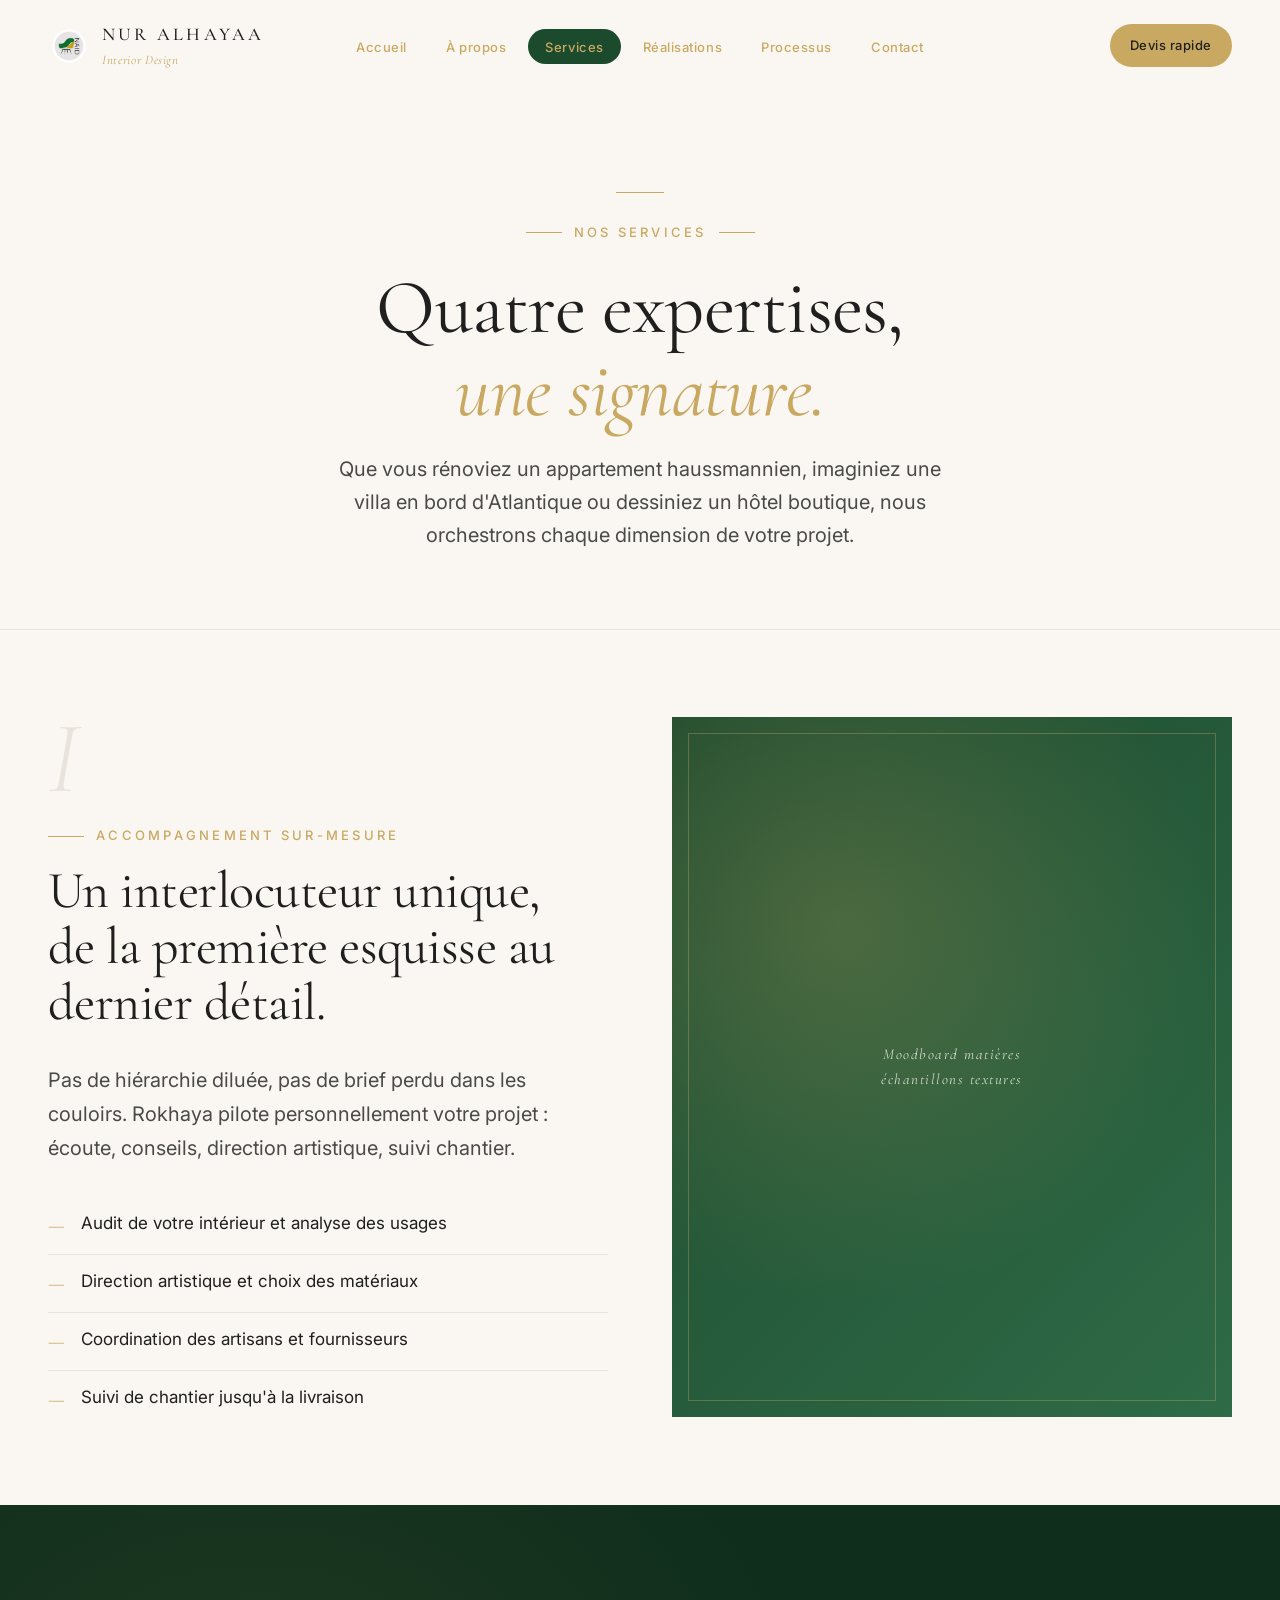
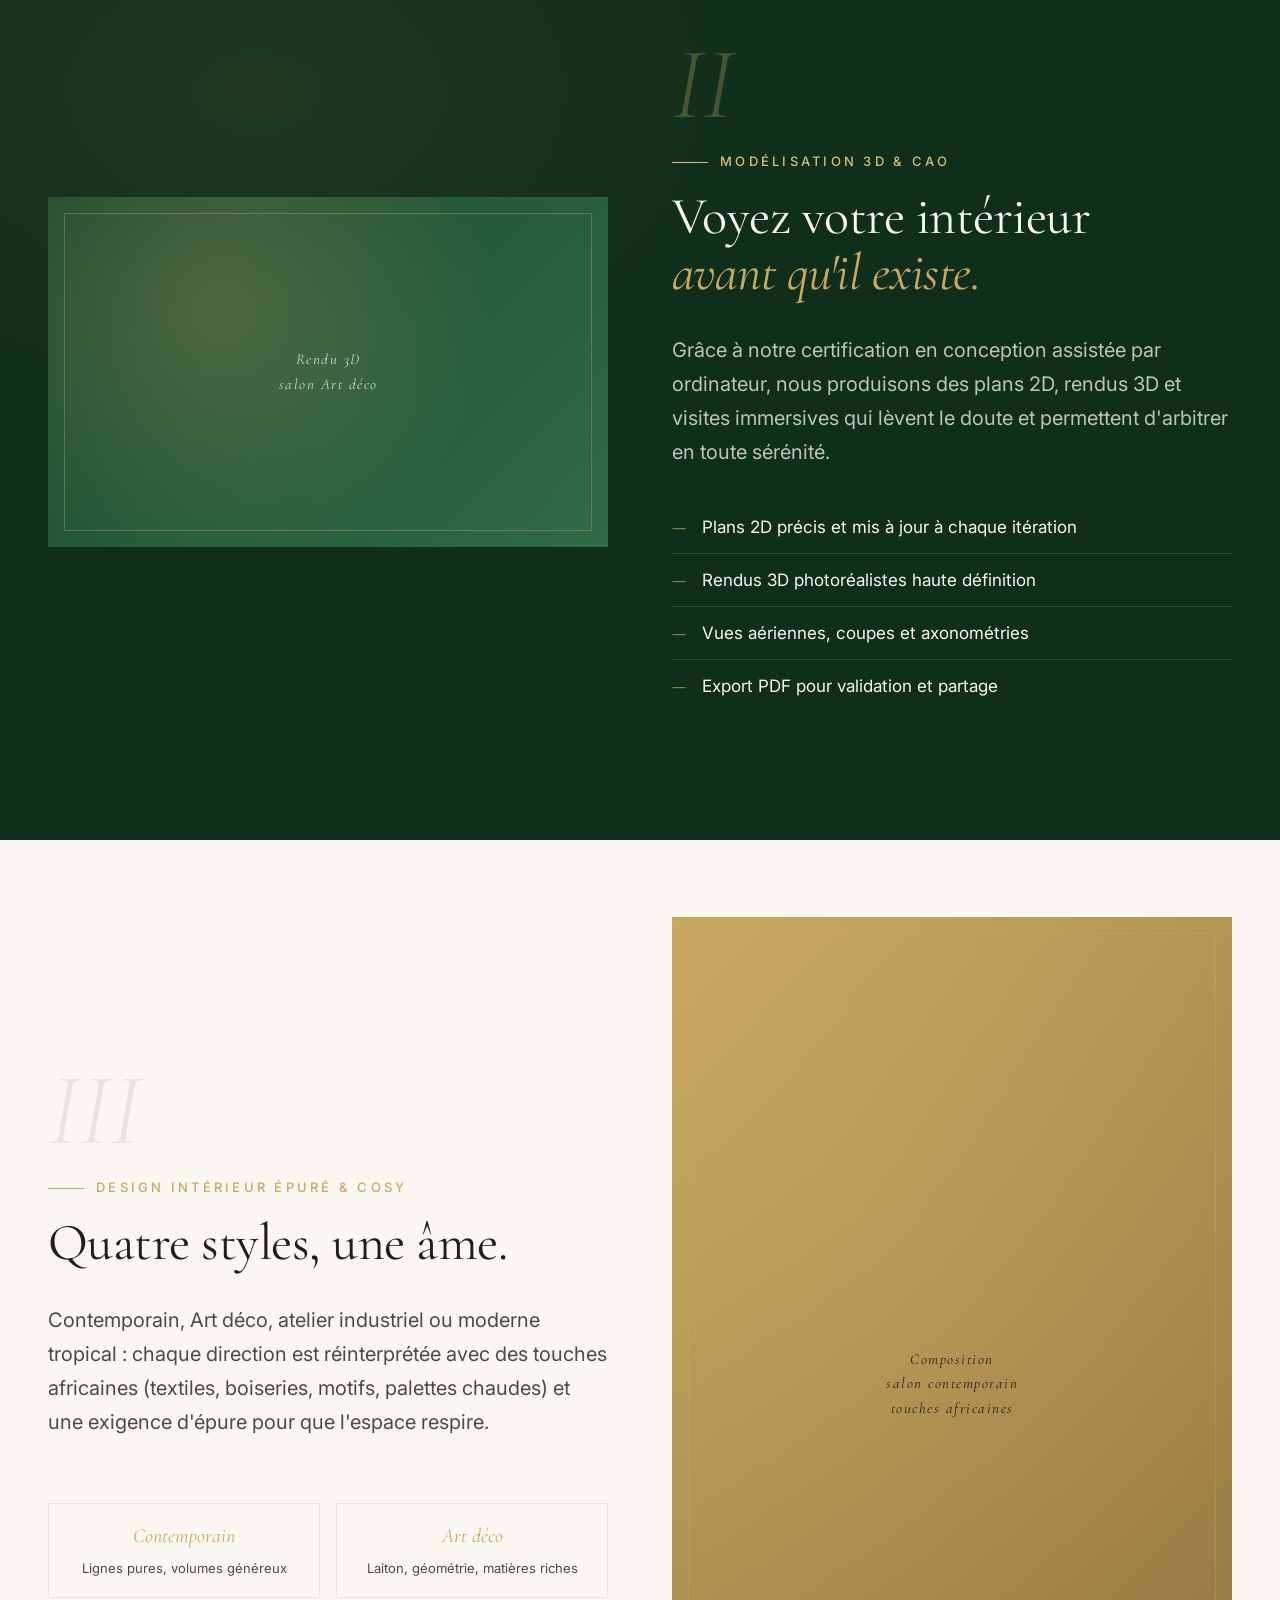
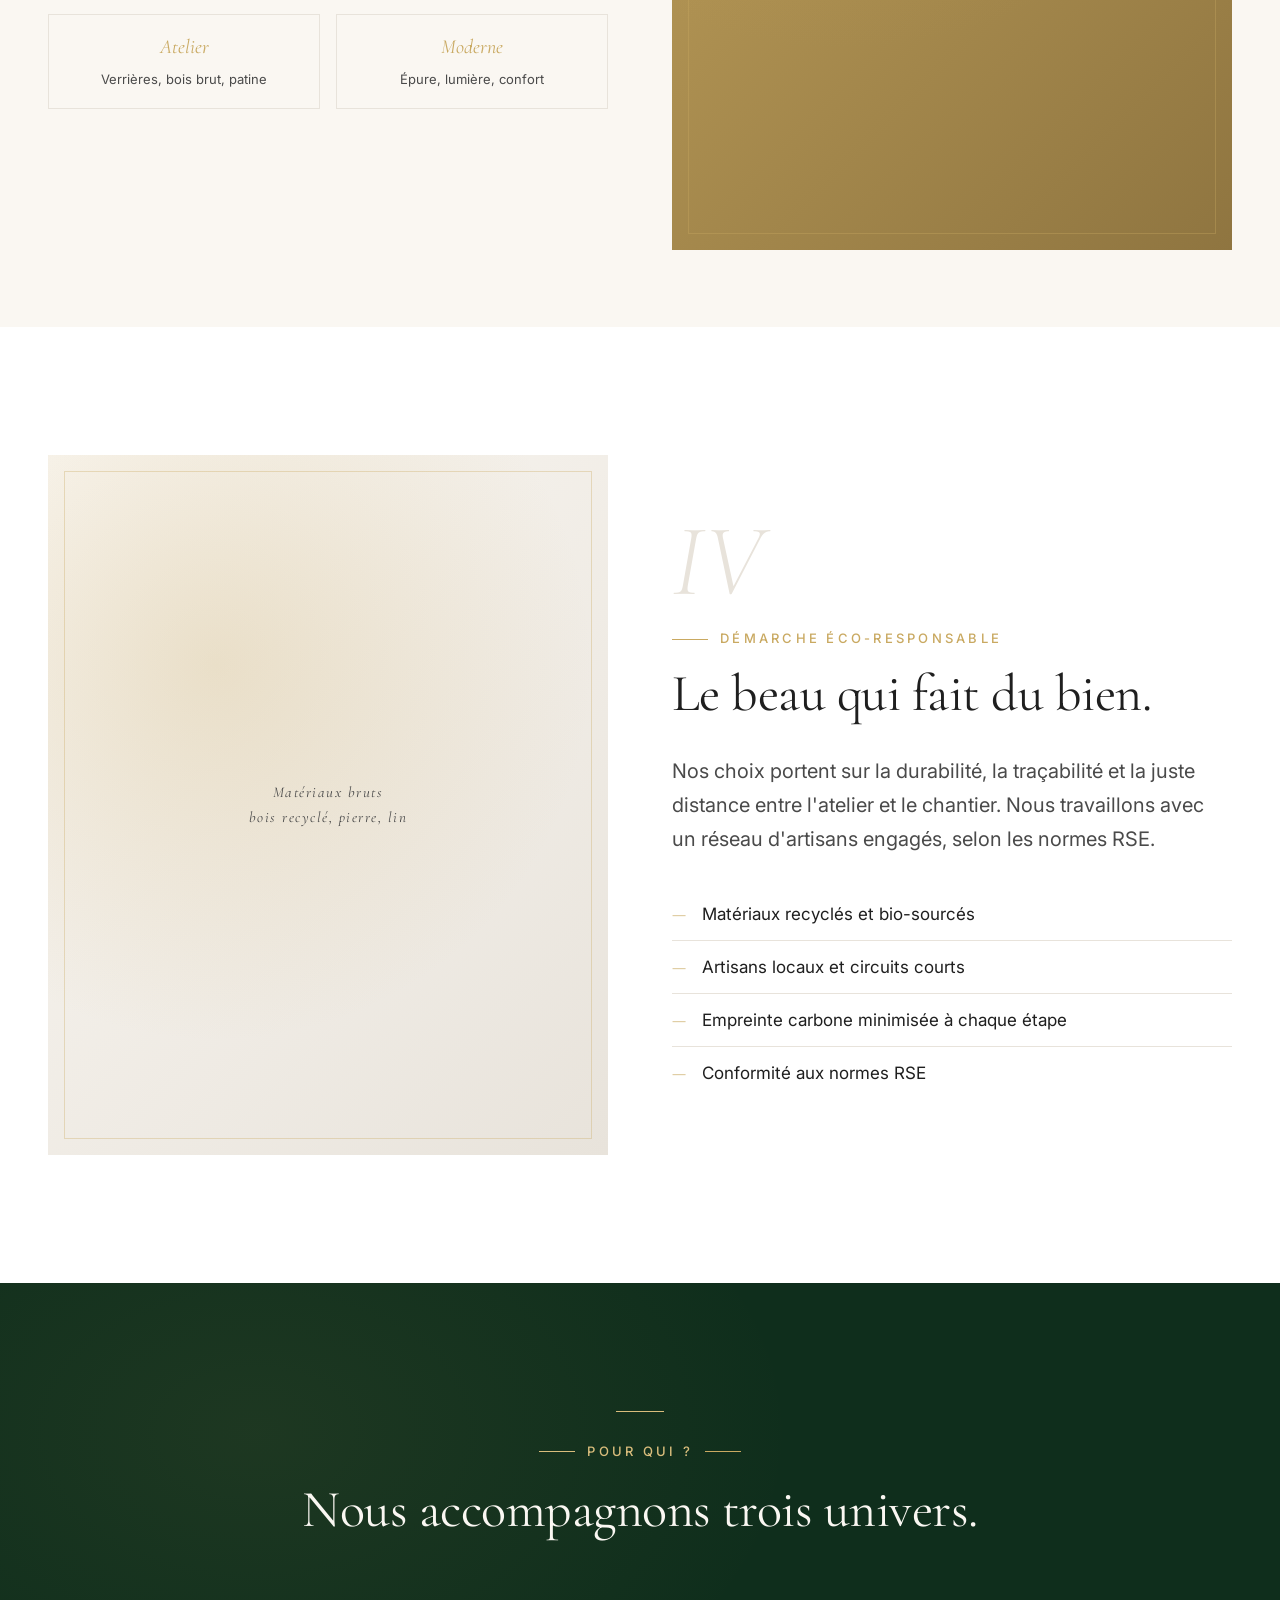
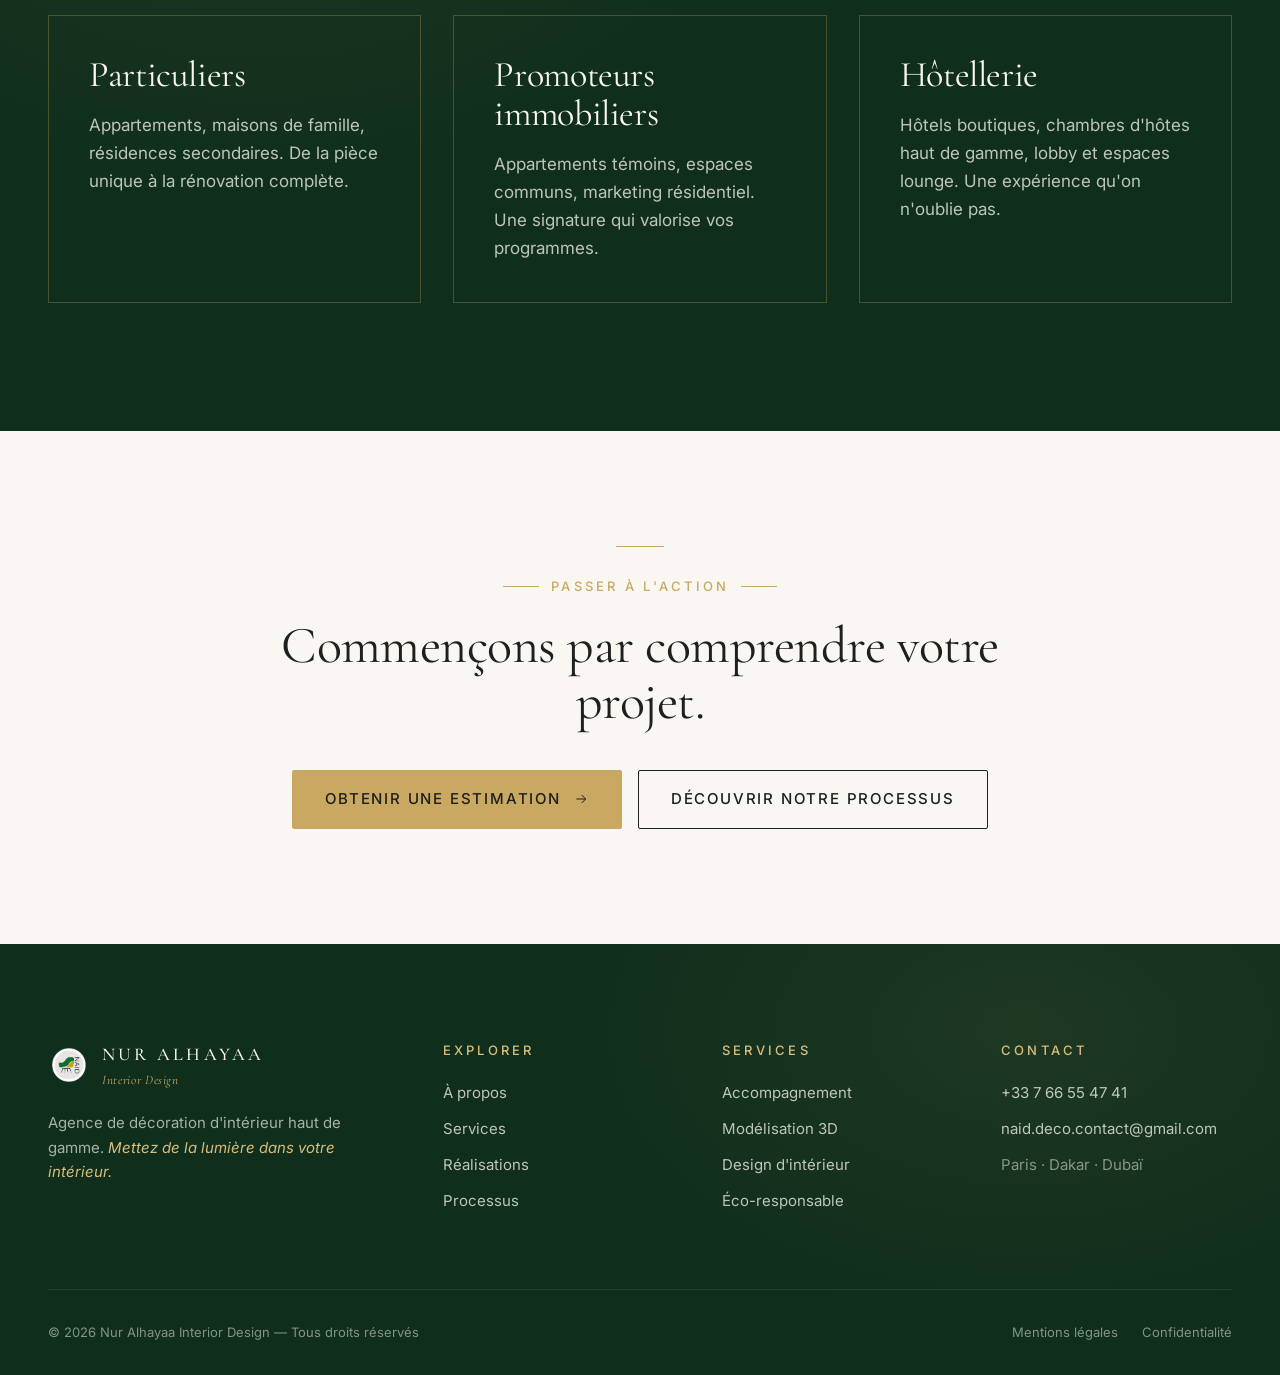
<file: services.html>
<!DOCTYPE html>
<html lang="fr">
<head>
  <meta charset="UTF-8" />
  <meta name="viewport" content="width=device-width, initial-scale=1.0" />
  <title>Services — Nur Alhayaa Interior Design</title>
  <meta name="description" content="Accompagnement sur-mesure, modélisation 3D, design d'intérieur premium et démarche éco-responsable. Découvrez les services de l'agence NAID." />
  <meta name="theme-color" content="#1C4A2D" />

  <link rel="preconnect" href="https://fonts.googleapis.com" />
  <link rel="preconnect" href="https://fonts.gstatic.com" crossorigin />
  <link href="https://fonts.googleapis.com/css2?family=Cormorant+Garamond:ital,wght@0,300;0,400;0,500;0,600;1,300;1,400;1,500&family=Inter:wght@300;400;500;600&display=swap" rel="stylesheet" />
  <link rel="stylesheet" href="assets/css/styles.css" />
  <link rel="icon" type="image/png" href="assets/images/logo-naid.png" />
</head>
<body>

  <header class="site-header" id="site-header">
    <div class="container nav-wrap">
      <a href="index.html" class="brand">
        <img src="assets/images/logo-naid.png" alt="NAID" class="brand-logo" />
        <div><div class="brand-name">Nur Alhayaa</div><div class="brand-tag">Interior Design</div></div>
      </a>
      <nav>
        <ul class="nav-links" id="nav-links">
          <li><a href="index.html" class="nav-link">Accueil</a></li>
          <li><a href="a-propos.html" class="nav-link">À propos</a></li>
          <li><a href="services.html" class="nav-link active">Services</a></li>
          <li><a href="realisations.html" class="nav-link">Réalisations</a></li>
          <li><a href="processus.html" class="nav-link">Processus</a></li>
          <li><a href="contact.html" class="nav-link">Contact</a></li>
        </ul>
      </nav>
      <div class="nav-right">
        <a href="devis-rapide.html" class="nav-cta">Devis rapide</a>
      </div>
      <button class="menu-toggle" aria-label="Menu" aria-expanded="false" aria-controls="nav-links"><span></span><span></span></button>
    </div>
  </header>

  <section class="page-header">
    <div class="container-narrow">
      <div class="divider-gold"></div>
      <span class="eyebrow center">Nos services</span>
      <h1>Quatre expertises,<br /><span class="serif-italic u-gold">une signature.</span></h1>
      <p>
        Que vous rénoviez un appartement haussmannien, imaginiez une villa en bord d'Atlantique
        ou dessiniez un hôtel boutique, nous orchestrons chaque dimension de votre projet.
      </p>
    </div>
  </section>

  <!-- SERVICE 1 — SUR-MESURE -->
  <section id="sur-mesure" class="tight">
    <div class="container">
      <div class="two-col">
        <div class="reveal">
          <div class="roman">I</div>
          <span class="eyebrow u-mt-4" style="display: inline-flex;">Accompagnement sur-mesure</span>
          <h2 class="u-mt-4">Un interlocuteur unique,<br />de la première esquisse au dernier détail.</h2>
          <p class="lead u-mt-6">
            Pas de hiérarchie diluée, pas de brief perdu dans les couloirs. Rokhaya pilote
            personnellement votre projet : écoute, conseils, direction artistique, suivi chantier.
          </p>
          <ul class="u-mt-6" style="list-style: none; padding: 0;">
            <li style="padding: 0.75rem 0; border-bottom: 1px solid var(--c-sand-300); display: flex; gap: 1rem;">
              <span style="color: var(--accent); font-family: var(--font-display); font-size: var(--fs-md);">—</span>
              Audit de votre intérieur et analyse des usages
            </li>
            <li style="padding: 0.75rem 0; border-bottom: 1px solid var(--c-sand-300); display: flex; gap: 1rem;">
              <span style="color: var(--accent); font-family: var(--font-display); font-size: var(--fs-md);">—</span>
              Direction artistique et choix des matériaux
            </li>
            <li style="padding: 0.75rem 0; border-bottom: 1px solid var(--c-sand-300); display: flex; gap: 1rem;">
              <span style="color: var(--accent); font-family: var(--font-display); font-size: var(--fs-md);">—</span>
              Coordination des artisans et fournisseurs
            </li>
            <li style="padding: 0.75rem 0; display: flex; gap: 1rem;">
              <span style="color: var(--accent); font-family: var(--font-display); font-size: var(--fs-md);">—</span>
              Suivi de chantier jusqu'à la livraison
            </li>
          </ul>
        </div>
        <div class="reveal reveal-right delay-1">
          <div class="img-block">
            <div class="img-placeholder">
              <span>Moodboard matières<br />échantillons textures</span>
            </div>
          </div>
        </div>
      </div>
    </div>
  </section>

  <!-- SERVICE 2 — 3D / CAO -->
  <section id="3d" class="section-dark">
    <div class="container">
      <div class="two-col">
        <div class="reveal">
          <div class="img-block landscape">
            <div class="img-placeholder">
              <span>Rendu 3D<br />salon Art déco</span>
            </div>
          </div>
        </div>
        <div class="reveal reveal-right delay-1">
          <div class="roman" style="color: rgba(201,169,97,0.3);">II</div>
          <span class="eyebrow u-mt-4" style="display: inline-flex;">Modélisation 3D &amp; CAO</span>
          <h2 class="u-mt-4">Voyez votre intérieur<br /><span class="serif-italic u-gold">avant qu'il existe.</span></h2>
          <p class="lead u-mt-6">
            Grâce à notre certification en conception assistée par ordinateur,
            nous produisons des plans 2D, rendus 3D et visites immersives qui
            lèvent le doute et permettent d'arbitrer en toute sérénité.
          </p>
          <ul class="u-mt-6" style="list-style: none; padding: 0;">
            <li style="padding: 0.75rem 0; border-bottom: 1px solid rgba(250,247,242,0.15); display: flex; gap: 1rem;">
              <span style="color: var(--c-gold-400); font-family: var(--font-display);">—</span>
              Plans 2D précis et mis à jour à chaque itération
            </li>
            <li style="padding: 0.75rem 0; border-bottom: 1px solid rgba(250,247,242,0.15); display: flex; gap: 1rem;">
              <span style="color: var(--c-gold-400); font-family: var(--font-display);">—</span>
              Rendus 3D photoréalistes haute définition
            </li>
            <li style="padding: 0.75rem 0; border-bottom: 1px solid rgba(250,247,242,0.15); display: flex; gap: 1rem;">
              <span style="color: var(--c-gold-400); font-family: var(--font-display);">—</span>
              Vues aériennes, coupes et axonométries
            </li>
            <li style="padding: 0.75rem 0; display: flex; gap: 1rem;">
              <span style="color: var(--c-gold-400); font-family: var(--font-display);">—</span>
              Export PDF pour validation et partage
            </li>
          </ul>
        </div>
      </div>
    </div>
  </section>

  <!-- SERVICE 3 — DESIGN -->
  <section id="design" class="tight">
    <div class="container">
      <div class="two-col">
        <div class="reveal">
          <div class="roman">III</div>
          <span class="eyebrow u-mt-4" style="display: inline-flex;">Design intérieur épuré &amp; cosy</span>
          <h2 class="u-mt-4">Quatre styles, une âme.</h2>
          <p class="lead u-mt-6">
            Contemporain, Art déco, atelier industriel ou moderne tropical :
            chaque direction est réinterprétée avec des touches africaines
            (textiles, boiseries, motifs, palettes chaudes) et une exigence
            d'épure pour que l'espace respire.
          </p>

          <div class="u-mt-8" style="display: grid; grid-template-columns: 1fr 1fr; gap: 1rem;">
            <div style="padding: 1rem; border: 1px solid var(--c-sand-300); text-align: center;">
              <div style="font-family: var(--font-display); font-style: italic; color: var(--accent); font-size: var(--fs-md);">Contemporain</div>
              <small style="color: var(--text-soft); font-size: var(--fs-xs);">Lignes pures, volumes généreux</small>
            </div>
            <div style="padding: 1rem; border: 1px solid var(--c-sand-300); text-align: center;">
              <div style="font-family: var(--font-display); font-style: italic; color: var(--accent); font-size: var(--fs-md);">Art déco</div>
              <small style="color: var(--text-soft); font-size: var(--fs-xs);">Laiton, géométrie, matières riches</small>
            </div>
            <div style="padding: 1rem; border: 1px solid var(--c-sand-300); text-align: center;">
              <div style="font-family: var(--font-display); font-style: italic; color: var(--accent); font-size: var(--fs-md);">Atelier</div>
              <small style="color: var(--text-soft); font-size: var(--fs-xs);">Verrières, bois brut, patine</small>
            </div>
            <div style="padding: 1rem; border: 1px solid var(--c-sand-300); text-align: center;">
              <div style="font-family: var(--font-display); font-style: italic; color: var(--accent); font-size: var(--fs-md);">Moderne</div>
              <small style="color: var(--text-soft); font-size: var(--fs-xs);">Épure, lumière, confort</small>
            </div>
          </div>
        </div>

        <div class="reveal reveal-right delay-1">
          <div class="img-block tall">
            <div class="img-placeholder gold" style="color: var(--c-ink-700);">
              <span>Composition<br />salon contemporain<br />touches africaines</span>
            </div>
          </div>
        </div>
      </div>
    </div>
  </section>

  <!-- SERVICE 4 — ÉCO-RESPONSABLE -->
  <section id="eco" style="background: var(--c-white);">
    <div class="container">
      <div class="two-col">
        <div class="reveal">
          <div class="img-block">
            <div class="img-placeholder ivory">
              <span>Matériaux bruts<br />bois recyclé, pierre, lin</span>
            </div>
          </div>
        </div>
        <div class="reveal reveal-right delay-1">
          <div class="roman">IV</div>
          <span class="eyebrow u-mt-4" style="display: inline-flex;">Démarche éco-responsable</span>
          <h2 class="u-mt-4">Le beau qui fait du bien.</h2>
          <p class="lead u-mt-6">
            Nos choix portent sur la durabilité, la traçabilité et la juste distance
            entre l'atelier et le chantier. Nous travaillons avec un réseau d'artisans
            engagés, selon les normes RSE.
          </p>
          <ul class="u-mt-6" style="list-style: none; padding: 0;">
            <li style="padding: 0.75rem 0; border-bottom: 1px solid var(--c-sand-300); display: flex; gap: 1rem;">
              <span style="color: var(--accent); font-family: var(--font-display);">—</span>
              Matériaux recyclés et bio-sourcés
            </li>
            <li style="padding: 0.75rem 0; border-bottom: 1px solid var(--c-sand-300); display: flex; gap: 1rem;">
              <span style="color: var(--accent); font-family: var(--font-display);">—</span>
              Artisans locaux et circuits courts
            </li>
            <li style="padding: 0.75rem 0; border-bottom: 1px solid var(--c-sand-300); display: flex; gap: 1rem;">
              <span style="color: var(--accent); font-family: var(--font-display);">—</span>
              Empreinte carbone minimisée à chaque étape
            </li>
            <li style="padding: 0.75rem 0; display: flex; gap: 1rem;">
              <span style="color: var(--accent); font-family: var(--font-display);">—</span>
              Conformité aux normes RSE
            </li>
          </ul>
        </div>
      </div>
    </div>
  </section>

  <!-- POUR QUI -->
  <section class="section-dark">
    <div class="container">
      <div class="section-head center reveal">
        <div class="divider-gold" style="background: var(--c-gold-400);"></div>
        <span class="eyebrow center">Pour qui ?</span>
        <h2 class="u-mt-4">Nous accompagnons trois univers.</h2>
      </div>

      <div class="grid reveal" style="grid-template-columns: repeat(3, 1fr); gap: 2rem;">
        <div style="padding: 2.5rem; border: 1px solid rgba(201,169,97,0.3);">
          <h3 style="color: var(--c-cream-100);">Particuliers</h3>
          <p style="margin-top: 1rem;">
            Appartements, maisons de famille, résidences secondaires. De la pièce unique à la rénovation complète.
          </p>
        </div>
        <div style="padding: 2.5rem; border: 1px solid rgba(201,169,97,0.3);">
          <h3 style="color: var(--c-cream-100);">Promoteurs immobiliers</h3>
          <p style="margin-top: 1rem;">
            Appartements témoins, espaces communs, marketing résidentiel. Une signature qui valorise vos programmes.
          </p>
        </div>
        <div style="padding: 2.5rem; border: 1px solid rgba(201,169,97,0.3);">
          <h3 style="color: var(--c-cream-100);">Hôtellerie</h3>
          <p style="margin-top: 1rem;">
            Hôtels boutiques, chambres d'hôtes haut de gamme, lobby et espaces lounge. Une expérience qu'on n'oublie pas.
          </p>
        </div>
      </div>
    </div>
  </section>

  <!-- CTA -->
  <section class="cta-band" style="background: var(--c-cream-100);">
    <div class="container-narrow">
      <div class="divider-gold reveal"></div>
      <span class="eyebrow center reveal delay-1">Passer à l'action</span>
      <h2 class="reveal delay-2">Commençons par comprendre votre projet.</h2>
      <div class="btns reveal delay-4">
        <a href="devis-rapide.html" class="btn btn-gold">Obtenir une estimation
          <svg class="arrow" width="16" height="16" viewBox="0 0 24 24" fill="none" stroke="currentColor" stroke-width="1.5"><path d="M5 12h14M13 6l6 6-6 6"/></svg>
        </a>
        <a href="processus.html" class="btn btn-ghost">Découvrir notre processus</a>
      </div>
    </div>
  </section>

  <!-- FOOTER -->
  <footer class="site-footer footer">
    <div class="container">
      <div class="footer-grid">
        <div class="footer-brand">
          <div class="brand" style="margin-bottom: 1rem;">
            <img src="assets/images/logo-naid.png" alt="NAID" class="brand-logo" />
            <div><div class="brand-name" style="color: var(--c-cream-100);">Nur Alhayaa</div><div class="brand-tag">Interior Design</div></div>
          </div>
          <p>Agence de décoration d'intérieur haut de gamme. <em style="color: var(--c-gold-400);">Mettez de la lumière dans votre intérieur.</em></p>
        </div>
        <div>
          <h5>Explorer</h5>
          <ul>
            <li><a href="a-propos.html">À propos</a></li>
            <li><a href="services.html">Services</a></li>
            <li><a href="realisations.html">Réalisations</a></li>
            <li><a href="processus.html">Processus</a></li>
          </ul>
        </div>
        <div>
          <h5>Services</h5>
          <ul>
            <li><a href="services.html#sur-mesure">Accompagnement</a></li>
            <li><a href="services.html#3d">Modélisation 3D</a></li>
            <li><a href="services.html#design">Design d'intérieur</a></li>
            <li><a href="services.html#eco">Éco-responsable</a></li>
          </ul>
        </div>
        <div>
          <h5>Contact</h5>
          <ul>
            <li><a href="tel:+33766554741">+33 7 66 55 47 41</a></li>
            <li><a href="mailto:naid.deco.contact@gmail.com">naid.deco.contact@gmail.com</a></li>
            <li style="color: rgba(250,247,242,0.5);">Paris · Dakar · Dubaï</li>
          </ul>
        </div>
      </div>
      <div class="footer-bottom">
        <div>© <span id="current-year">2026</span> Nur Alhayaa Interior Design — Tous droits réservés</div>
        <div style="display: flex; gap: 1.5rem;"><a href="#">Mentions légales</a><a href="#">Confidentialité</a></div>
      </div>
    </div>
  </footer>

  <script src="assets/js/main.js"></script>
</body>
</html>
</file>
<file: assets/css/styles.css>
/* =========================================================================
   NAID — Nur Alhayaa Interior Design
   Design system & global styles
   ========================================================================= */

/* ---------- 1. TOKENS ---------- */
:root {
  /* Brand colors */
  --c-green-900: #0F2E1C;
  --c-green-800: #1C4A2D;   /* primary green NAID */
  --c-green-600: #2F6B47;
  --c-gold-500: #C9A961;    /* or signature */
  --c-gold-400: #D9BD7C;
  --c-gold-300: #E6CE99;
  --c-black: #0E0E0E;
  --c-ink-700: #1F1F1F;
  --c-ink-500: #4A4A4A;
  --c-ink-400: #6B6B6B;
  --c-sand-300: #E8E3DB;
  --c-cream-100: #FAF7F2;
  --c-white: #FFFFFF;

  /* Semantic */
  --bg: var(--c-cream-100);
  --bg-alt: var(--c-white);
  --bg-dark: var(--c-green-900);
  --text: var(--c-ink-700);
  --text-soft: var(--c-ink-500);
  --text-light: var(--c-ink-400);
  --accent: var(--c-gold-500);
  --primary: var(--c-green-800);

  /* Typography */
  --font-display: 'Cormorant Garamond', 'Playfair Display', Georgia, serif;
  --font-body: 'Inter', -apple-system, BlinkMacSystemFont, 'Segoe UI', sans-serif;
  --font-mono: 'JetBrains Mono', 'Courier New', monospace;

  /* Sizes (fluid) */
  --fs-xs: clamp(0.75rem, 0.72rem + 0.15vw, 0.8125rem);
  --fs-sm: clamp(0.875rem, 0.83rem + 0.2vw, 0.9375rem);
  --fs-base: clamp(1rem, 0.95rem + 0.25vw, 1.0625rem);
  --fs-md: clamp(1.125rem, 1.05rem + 0.35vw, 1.25rem);
  --fs-lg: clamp(1.375rem, 1.25rem + 0.6vw, 1.625rem);
  --fs-xl: clamp(1.75rem, 1.5rem + 1.2vw, 2.25rem);
  --fs-2xl: clamp(2.25rem, 1.9rem + 1.75vw, 3.25rem);
  --fs-3xl: clamp(3rem, 2.4rem + 3vw, 5rem);
  --fs-hero: clamp(3.5rem, 2.5rem + 5vw, 7rem);

  /* Spacing */
  --space-1: 0.25rem;
  --space-2: 0.5rem;
  --space-3: 0.75rem;
  --space-4: 1rem;
  --space-5: 1.5rem;
  --space-6: 2rem;
  --space-7: 3rem;
  --space-8: 4rem;
  --space-9: 6rem;
  --space-10: 8rem;
  --space-11: 12rem;

  /* Layout */
  --max-w: 1280px;
  --max-w-narrow: 960px;
  --max-w-prose: 680px;
  --radius: 2px;
  --radius-lg: 6px;

  /* Effects */
  --shadow-sm: 0 1px 2px rgba(14,14,14,0.04), 0 2px 8px rgba(14,14,14,0.03);
  --shadow-md: 0 4px 20px rgba(14,14,14,0.07), 0 10px 40px rgba(14,14,14,0.05);
  --shadow-lg: 0 20px 50px rgba(14,14,14,0.10), 0 30px 80px rgba(14,14,14,0.08);
  --shadow-gold: 0 10px 40px rgba(201,169,97,0.25);

  /* Transitions */
  --ease: cubic-bezier(0.25, 0.46, 0.45, 0.94);
  --ease-out: cubic-bezier(0.16, 1, 0.3, 1);
  --t-fast: 180ms var(--ease);
  --t: 320ms var(--ease);
  --t-slow: 600ms var(--ease-out);
}

/* ---------- 2. RESET ---------- */
*, *::before, *::after { box-sizing: border-box; margin: 0; padding: 0; }
html { scroll-behavior: smooth; -webkit-text-size-adjust: 100%; }
body {
  font-family: var(--font-body);
  font-size: var(--fs-base);
  line-height: 1.65;
  color: var(--text);
  background: var(--bg);
  font-weight: 400;
  -webkit-font-smoothing: antialiased;
  -moz-osx-font-smoothing: grayscale;
  text-rendering: optimizeLegibility;
  overflow-x: hidden;
}
img, picture, video, svg { max-width: 100%; height: auto; display: block; }
a { color: inherit; text-decoration: none; }
button { font: inherit; cursor: pointer; background: none; border: none; color: inherit; }
ul, ol { list-style: none; }
input, textarea, select { font: inherit; color: inherit; }
::selection { background: var(--c-gold-300); color: var(--c-green-900); }

/* ---------- 3. TYPOGRAPHY ---------- */
.display,
h1, h2, h3, h4 {
  font-family: var(--font-display);
  font-weight: 400;
  line-height: 1.08;
  letter-spacing: -0.01em;
  color: var(--c-ink-700);
}
h1 { font-size: var(--fs-3xl); }
h2 { font-size: var(--fs-2xl); }
h3 { font-size: var(--fs-xl); }
h4 { font-size: var(--fs-lg); }
.hero-title { font-size: var(--fs-hero); line-height: 0.95; letter-spacing: -0.02em; }

.eyebrow {
  font-family: var(--font-body);
  font-size: var(--fs-xs);
  font-weight: 500;
  letter-spacing: 0.25em;
  text-transform: uppercase;
  color: var(--accent);
  display: inline-flex;
  align-items: center;
  gap: 0.75rem;
}
.eyebrow::before {
  content: '';
  width: 36px;
  height: 1px;
  background: var(--accent);
}
.eyebrow.center::before,
.eyebrow.center::after {
  content: '';
  width: 36px;
  height: 1px;
  background: var(--accent);
}

p { max-width: 68ch; }
p + p { margin-top: 1em; }

.lead { font-size: var(--fs-md); color: var(--text-soft); line-height: 1.7; }
.kicker { font-family: var(--font-display); font-style: italic; color: var(--accent); }

.serif-italic { font-family: var(--font-display); font-style: italic; }

/* Magazine-style big roman numeral */
.roman {
  font-family: var(--font-display);
  font-size: clamp(4rem, 8vw, 8rem);
  color: var(--c-sand-300);
  line-height: 1;
  font-weight: 300;
  font-style: italic;
}

/* ---------- 4. LAYOUT ---------- */
.container {
  width: 100%;
  max-width: var(--max-w);
  margin: 0 auto;
  padding-inline: clamp(1.25rem, 4vw, 3rem);
}
.container-narrow { max-width: var(--max-w-narrow); margin-inline: auto; padding-inline: clamp(1.25rem, 4vw, 3rem); }
.container-prose { max-width: var(--max-w-prose); margin-inline: auto; padding-inline: 1.25rem; }

section { padding-block: clamp(4rem, 10vw, 8rem); }
section.tight { padding-block: clamp(3rem, 6vw, 5rem); }

.grid { display: grid; gap: var(--space-5); }
.flex { display: flex; }
.items-center { align-items: center; }
.justify-between { justify-content: space-between; }
.gap-4 { gap: 1rem; } .gap-6 { gap: 2rem; } .gap-8 { gap: 4rem; }

.two-col { display: grid; grid-template-columns: 1fr 1fr; gap: clamp(2rem, 5vw, 5rem); align-items: center; }
@media (max-width: 860px) { .two-col { grid-template-columns: 1fr; } }

/* ---------- 5. BUTTONS ---------- */
.btn {
  --btn-bg: var(--primary);
  --btn-text: var(--c-cream-100);
  --btn-border: var(--primary);
  display: inline-flex;
  align-items: center;
  gap: 0.75rem;
  padding: 1rem 2rem;
  font-size: var(--fs-sm);
  font-weight: 500;
  letter-spacing: 0.12em;
  text-transform: uppercase;
  background: var(--btn-bg);
  color: var(--btn-text);
  border: 1px solid var(--btn-border);
  border-radius: var(--radius);
  transition: transform var(--t), background var(--t), color var(--t), border-color var(--t), box-shadow var(--t);
  position: relative;
  overflow: hidden;
  cursor: pointer;
}
.btn:hover { transform: translateY(-2px); box-shadow: var(--shadow-md); }
.btn .arrow { transition: transform var(--t); }
.btn:hover .arrow { transform: translateX(4px); }

.btn-ghost {
  --btn-bg: transparent;
  --btn-text: var(--c-ink-700);
  --btn-border: var(--c-ink-700);
}
.btn-ghost:hover { --btn-bg: var(--c-ink-700); --btn-text: var(--c-cream-100); }

.btn-gold {
  --btn-bg: var(--accent);
  --btn-text: var(--c-ink-700);
  --btn-border: var(--accent);
}
.btn-gold:hover { --btn-bg: var(--c-gold-400); --btn-border: var(--c-gold-400); }

.btn-outline-light {
  --btn-bg: transparent;
  --btn-text: var(--c-cream-100);
  --btn-border: var(--c-cream-100);
}
.btn-outline-light:hover { --btn-bg: var(--c-cream-100); --btn-text: var(--c-green-900); }

/* Link with animated underline */
.link {
  position: relative;
  display: inline-flex;
  align-items: center;
  gap: 0.5rem;
  font-size: var(--fs-sm);
  font-weight: 500;
  letter-spacing: 0.08em;
  text-transform: uppercase;
  color: var(--c-ink-700);
  padding-block: 0.25rem;
}
.link::after {
  content: '';
  position: absolute;
  left: 0; right: 0; bottom: 0;
  height: 1px;
  background: currentColor;
  transform-origin: right;
  transform: scaleX(1);
  transition: transform var(--t);
}
.link:hover::after { transform-origin: left; transform: scaleX(0.4); }
.link.gold { color: var(--accent); }

/* ---------- 6. HEADER / NAV ---------- */
.site-header {
  position: fixed;
  top: 0; left: 0; right: 0;
  z-index: 100;
  padding-block: 1.25rem;
  background: transparent;
  transition: background var(--t), padding var(--t), box-shadow var(--t);
}
.site-header.scrolled {
  background: rgba(250, 247, 242, 0.92);
  backdrop-filter: saturate(180%) blur(12px);
  -webkit-backdrop-filter: saturate(180%) blur(12px);
  padding-block: 0.75rem;
  box-shadow: 0 1px 0 rgba(14,14,14,0.04);
}
.site-header.light-on-dark { color: var(--c-cream-100); }
.site-header.light-on-dark .nav-link { color: #C9A961; }
.site-header.scrolled.light-on-dark { color: var(--c-ink-700); }
.site-header.scrolled.light-on-dark .nav-link { color: #C9A961; }

.nav-wrap {
  display: grid;
  grid-template-columns: 1fr auto 1fr;
  align-items: center;
  gap: 2rem;
}
.nav-right { display: flex; align-items: center; justify-content: flex-end; gap: 1rem; }
.header-socials { display: flex; gap: 0.5rem; }
.header-socials a {
  width: 36px; height: 36px;
  display: flex; align-items: center; justify-content: center;
  border-radius: 50%;
  border: 1px solid rgba(250,247,242,0.3);
  color: currentColor;
  transition: all var(--t);
}
.header-socials a:hover { background: var(--c-gold-500); border-color: var(--c-gold-500); color: var(--c-green-900); }
.header-socials svg { width: 15px; height: 15px; }
.site-header.scrolled .header-socials a { border-color: var(--c-sand-300); }
@media (max-width: 960px) {
  .site-header { padding-block: 0.85rem; }
  .site-header.scrolled { padding-block: 0.6rem; }
  .nav-wrap {
    display: flex;
    flex-direction: column;
    align-items: center;
    gap: 1rem;
  }
  .nav-wrap .brand { order: 1; }
  .nav-wrap nav { position: absolute; left: -9999px; }
  .nav-right { display: none; }
  .menu-toggle { order: 2; }
}
.brand { display: flex; align-items: center; gap: 0.75rem; }
.brand-logo { width: 42px; height: 42px; border-radius: 50%; object-fit: cover; }
.brand-name {
  font-family: var(--font-display);
  font-size: 1.125rem;
  font-weight: 500;
  letter-spacing: 0.18em;
  text-transform: uppercase;
}
.brand-tag {
  font-family: var(--font-display);
  font-style: italic;
  font-size: 0.8125rem;
  color: var(--accent);
  letter-spacing: 0.05em;
}
.nav-links {
  display: flex;
  align-items: center;
  gap: 0.25rem;
  padding: 0.4rem;
  border-radius: 999px;
  border: 1px solid transparent;
  transition: all var(--t);
}
.site-header.scrolled .nav-links {
  border-color: var(--c-sand-300);
  background: rgba(255,255,255,0.5);
}
.site-header.light-on-dark:not(.scrolled) .nav-links {
  border-color: rgba(250,247,242,0.25);
  background: rgba(250,247,242,0.08);
  backdrop-filter: blur(10px);
  -webkit-backdrop-filter: blur(10px);
}
.nav-link {
  font-size: 0.8125rem;
  font-weight: 500;
  letter-spacing: 0.04em;
  color: #C9A961;
  padding: 0.6rem 1.1rem;
  border-radius: 999px;
  transition: all var(--t);
  white-space: nowrap;
}
.nav-link:hover { background: rgba(201,169,97,0.12); color: #C9A961; }
.site-header.scrolled .nav-link { color: #C9A961; }
.site-header.scrolled .nav-link:hover { background: rgba(28,74,45,0.08); color: #C9A961; }
.nav-link.active,
.site-header .nav-link.active,
.site-header.scrolled .nav-link.active,
.site-header.light-on-dark .nav-link.active,
.site-header.scrolled.light-on-dark .nav-link.active {
  background: #1C4A2D;
  color: #C9A961;
}
.nav-cta {
  padding: 0.65rem 1.25rem;
  background: var(--accent);
  color: var(--c-ink-700) !important;
  border-radius: 999px;
  font-size: 0.8125rem;
  font-weight: 500;
  letter-spacing: 0.04em;
  transition: all var(--t);
  margin-left: 0.5rem;
}
.nav-cta:hover { background: var(--c-gold-400); transform: translateY(-1px); }

.menu-toggle { display: none; position: relative; width: 30px; height: 18px; flex-shrink: 0; }
.menu-toggle span {
  position: absolute; right: 0;
  height: 1px; background: currentColor;
  transition: all var(--t);
}
.menu-toggle span:nth-child(1) { top: 3px; left: 0; width: 30px; }
.menu-toggle span:nth-child(2) { bottom: 3px; width: 18px; }
.menu-toggle.open span:nth-child(1) { top: 9px; left: 2px; width: 26px; transform: rotate(45deg); }
.menu-toggle.open span:nth-child(2) { bottom: 9px; right: 2px; width: 26px; transform: rotate(-45deg); }

@media (max-width: 960px) {
  /* Neutralise tous les états desktop du fond nav-links */
  .site-header .nav-links,
  .site-header.scrolled .nav-links,
  .site-header.light-on-dark:not(.scrolled) .nav-links,
  .site-header.scrolled.light-on-dark .nav-links {
    background: white !important;
    backdrop-filter: none !important;
    -webkit-backdrop-filter: none !important;
    border-color: transparent !important;
    box-shadow: none !important;
  }
  .menu-toggle { display: block; z-index: 110; }
  .nav-links {
    position: fixed;
    inset: 0;
    z-index: 102;
    flex-direction: column;
    align-items: center;
    justify-content: center;
    gap: 2.5rem;
    border-radius: 0;
    border: none;
    padding: 0;
    transform: translateX(100%);
    transition: transform var(--t-slow);
    overflow-y: auto;
  }
  .nav-links.open { transform: translateX(0); }
  /* Neutralise tous les états desktop de couleur nav-link */
  .nav-link,
  .site-header .nav-link,
  .site-header.light-on-dark .nav-link,
  .site-header.scrolled .nav-link,
  .site-header.scrolled.light-on-dark .nav-link {
    font-size: 1.6rem !important;
    font-family: var(--font-display) !important;
    font-weight: 400 !important;
    letter-spacing: 0.06em !important;
    text-transform: none !important;
    text-align: center !important;
    color: var(--c-gold-500) !important;
    background: none !important;
    padding: 0.4rem 1rem !important;
    border-radius: 0 !important;
    white-space: normal !important;
  }
  .nav-link.active,
  .site-header .nav-link.active,
  .site-header.light-on-dark .nav-link.active,
  .site-header.scrolled .nav-link.active,
  .site-header.scrolled.light-on-dark .nav-link.active {
    background: var(--c-green-800) !important;
    color: var(--c-gold-500) !important;
    border-radius: 999px !important;
    padding: 0.5rem 2.5rem !important;
  }
  .nav-cta { font-size: 0.875rem; text-align: center; }
}

/* ---------- 7. HERO (editorial fullscreen) ---------- */
.hero {
  position: relative;
  min-height: 100vh;
  min-height: 100svh;
  display: flex;
  flex-direction: column;
  justify-content: center;
  color: var(--c-cream-100);
  overflow: hidden;
  isolation: isolate;
}

/* Background image — swap URL for AI-generated final visual later */
.hero-bg {
  position: absolute;
  inset: 0;
  z-index: -2;
  background:
    url('https://images.unsplash.com/photo-1616486338812-3dadae4b4ace?q=85&w=2400&auto=format&fit=crop') center/cover no-repeat,
    linear-gradient(135deg, #1A3524, #0F2E1C);
  background-color: #1A3524;
}

/* Dark vignette to guarantee text readability */
.hero-overlay {
  position: absolute;
  inset: 0;
  z-index: -1;
  background:
    linear-gradient(180deg, rgba(14,14,14,0.35) 0%, rgba(14,14,14,0.15) 35%, rgba(14,14,14,0.55) 100%),
    radial-gradient(1400px 900px at 50% 50%, rgba(14,14,14,0.15), rgba(14,14,14,0.45) 80%);
}

/* Giant brand type centered */
.hero-mega {
  position: relative;
  z-index: 1;
  text-align: center;
  font-family: var(--font-display);
  font-weight: 400;
  letter-spacing: -0.03em;
  line-height: 0.9;
  color: var(--c-cream-100);
  font-size: clamp(4rem, 13vw, 13rem);
  margin: 0;
  padding: 0 1rem;
  text-shadow: 0 4px 40px rgba(0,0,0,0.3);
}
.hero-mega .italic {
  font-style: italic;
  color: var(--c-gold-400);
}

/* Bottom-left accroche */
.hero-bottom-left {
  position: absolute;
  left: clamp(1.5rem, 4vw, 3rem);
  bottom: clamp(1.5rem, 4vw, 3rem);
  z-index: 2;
  max-width: 420px;
  color: var(--c-cream-100);
}
.hero-hashtag {
  font-family: var(--font-display);
  font-style: italic;
  font-size: clamp(1.75rem, 3vw, 2.5rem);
  color: var(--c-cream-100);
  margin-bottom: 0.75rem;
  text-shadow: 0 2px 20px rgba(0,0,0,0.4);
}
.hero-bottom-left p {
  font-size: var(--fs-sm);
  line-height: 1.6;
  color: rgba(250,247,242,0.92);
  text-shadow: 0 2px 12px rgba(0,0,0,0.4);
  max-width: 360px;
}

/* Centered circular scroll indicator */
.hero-scroll-center {
  position: absolute;
  left: 0; right: 0;
  bottom: clamp(2rem, 4vw, 3rem);
  display: flex;
  justify-content: center;
  z-index: 3;
}
.scroll-btn {
  width: 56px;
  height: 56px;
  border-radius: 50%;
  background: rgba(250,247,242,0.15);
  backdrop-filter: blur(12px);
  -webkit-backdrop-filter: blur(12px);
  border: 1px solid rgba(250,247,242,0.3);
  display: flex;
  align-items: center;
  justify-content: center;
  color: var(--c-cream-100);
  transition: all var(--t);
  animation: bobDown 2.4s ease-in-out infinite;
}
.scroll-btn:hover {
  background: var(--c-gold-500);
  border-color: var(--c-gold-500);
  color: var(--c-ink-700);
  transform: scale(1.08);
}
@keyframes bobDown {
  0%, 100% { transform: translateY(0); }
  50% { transform: translateY(6px); }
}

/* Floating service card bottom-right */
.hero-card {
  position: absolute;
  right: clamp(1.5rem, 4vw, 3rem);
  bottom: clamp(1.5rem, 4vw, 3rem);
  z-index: 2;
  width: clamp(260px, 26vw, 320px);
  background: rgba(250,247,242,0.15);
  backdrop-filter: blur(18px) saturate(140%);
  -webkit-backdrop-filter: blur(18px) saturate(140%);
  border: 1px solid rgba(250,247,242,0.25);
  border-radius: 14px;
  padding: 1.25rem;
  color: var(--c-cream-100);
  transition: transform var(--t), background var(--t);
}
.hero-card:hover {
  transform: translateY(-4px);
  background: rgba(250,247,242,0.22);
}
.hero-card-top {
  display: flex;
  gap: 1rem;
  align-items: flex-start;
}
.hero-card-thumb {
  width: 56px;
  height: 56px;
  border-radius: 10px;
  background: linear-gradient(135deg, var(--c-gold-500), var(--c-gold-300));
  flex-shrink: 0;
  display: flex;
  align-items: center;
  justify-content: center;
  color: var(--c-green-900);
}
.hero-card h4 {
  font-family: var(--font-display);
  font-size: 1.125rem;
  color: var(--c-cream-100);
  margin-bottom: 0.35rem;
  line-height: 1.2;
}
.hero-card .card-desc {
  font-size: 0.75rem;
  line-height: 1.5;
  color: rgba(250,247,242,0.8);
}
.hero-card .card-cta {
  display: inline-flex;
  align-items: center;
  gap: 0.5rem;
  margin-top: 0.9rem;
  padding-top: 0.9rem;
  border-top: 1px solid rgba(250,247,242,0.2);
  font-size: 0.6875rem;
  letter-spacing: 0.2em;
  text-transform: uppercase;
  color: var(--c-gold-400);
  transition: gap var(--t);
}
.hero-card:hover .card-cta { gap: 0.8rem; }

/* Responsive hero */
@media (max-width: 860px) {
  .hero-card { display: none; }
  .hero-bottom-left { right: clamp(1.5rem, 4vw, 3rem); max-width: none; }
}
@media (max-width: 640px) {
  .hero-mega { font-size: clamp(3rem, 14vw, 5rem); }
  .hero-bottom-left {
    left: 1rem; right: 1rem; bottom: 7rem;
    display: flex; flex-direction: column; align-items: center;
    text-align: center; max-width: none;
  }
  .hero-bottom-left p { max-width: 100%; text-align: center; }
  .hero-scroll-center { bottom: 1.5rem; }
}

/* ---------- 8. SECTION HEADERS ---------- */
.section-head {
  max-width: 720px;
  margin-bottom: clamp(3rem, 6vw, 5rem);
}
.section-head.center { margin-inline: auto; text-align: center; }
.section-head h2 { margin: 1.25rem 0 1rem; }
.section-head p { color: var(--text-soft); font-size: var(--fs-md); }
.section-head.center p { margin-inline: auto; }

.divider-gold {
  width: 48px; height: 1px;
  background: var(--accent);
  margin: 0 auto 1.25rem;
}
.section-head.center .divider-gold { margin: 0 auto 1.25rem; }

/* ---------- 9. CARDS ---------- */
.card {
  background: var(--c-white);
  border: 1px solid var(--c-sand-300);
  padding: clamp(1.5rem, 3vw, 2.5rem);
  transition: transform var(--t), box-shadow var(--t), border-color var(--t);
}
.card:hover {
  transform: translateY(-4px);
  box-shadow: var(--shadow-md);
  border-color: var(--c-gold-300);
}
.card-number {
  font-family: var(--font-display);
  font-size: 2rem;
  font-style: italic;
  color: var(--accent);
  line-height: 1;
  margin-bottom: 1.25rem;
}
.card h3 { margin-bottom: 0.75rem; font-size: var(--fs-lg); }
.card p { color: var(--text-soft); font-size: var(--fs-sm); line-height: 1.7; }

/* Service card */
.services-grid {
  display: grid;
  grid-template-columns: repeat(4, 1fr);
  gap: 0;
  border: 1px solid var(--c-sand-300);
}
.service-item {
  padding: clamp(2rem, 3vw, 3rem) clamp(1.5rem, 2.5vw, 2.25rem);
  border-right: 1px solid var(--c-sand-300);
  transition: background var(--t);
  position: relative;
}
.service-item:last-child { border-right: none; }
.service-item:hover { background: var(--c-white); }
.service-item .icon {
  width: 48px; height: 48px;
  margin-bottom: 1.75rem;
  color: var(--primary);
}
.service-item h3 {
  font-size: var(--fs-lg);
  margin-bottom: 0.75rem;
}
.service-item p { font-size: var(--fs-sm); color: var(--text-soft); line-height: 1.7; }
@media (max-width: 1000px) {
  .services-grid { grid-template-columns: repeat(2, 1fr); }
  .service-item:nth-child(2) { border-right: none; }
  .service-item:nth-child(1), .service-item:nth-child(2) { border-bottom: 1px solid var(--c-sand-300); }
}
@media (max-width: 600px) {
  .services-grid { grid-template-columns: 1fr; }
  .service-item { border-right: none; border-bottom: 1px solid var(--c-sand-300); }
  .service-item:last-child { border-bottom: none; }
}

/* ---------- 10. IMAGE BLOCKS (placeholders élégants) ---------- */
.img-block {
  position: relative;
  aspect-ratio: 4/5;
  overflow: hidden;
  background: var(--c-sand-300);
}
.img-block.landscape { aspect-ratio: 16/10; }
.img-block.square { aspect-ratio: 1/1; }
.img-block.tall { aspect-ratio: 3/5; }
.img-block img {
  width: 100%; height: 100%;
  object-fit: cover;
  transition: transform 1.2s var(--ease-out);
}
.img-block:hover img { transform: scale(1.04); }

/* Placeholder gradient when no image */
.img-placeholder {
  width: 100%; height: 100%;
  display: flex; align-items: center; justify-content: center;
  background:
    linear-gradient(135deg, var(--c-green-800), var(--c-green-600)),
    var(--c-green-800);
  color: rgba(250,247,242,0.8);
  font-family: var(--font-display);
  font-style: italic;
  font-size: var(--fs-sm);
  letter-spacing: 0.1em;
  padding: 1.5rem;
  text-align: center;
  position: relative;
  overflow: hidden;
}
.img-placeholder::before {
  content: '';
  position: absolute; inset: 0;
  background: radial-gradient(circle at 30% 30%, rgba(201,169,97,0.25), transparent 60%);
}
.img-placeholder::after {
  content: '';
  position: absolute; inset: 1rem;
  border: 1px solid rgba(201,169,97,0.35);
}
.img-placeholder span { position: relative; z-index: 1; max-width: 70%; }
.img-placeholder.gold { background: linear-gradient(135deg, #C9A961, #8F7540); }
.img-placeholder.ivory { background: linear-gradient(135deg, #FAF7F2, #E8E3DB); color: var(--c-ink-500); }

/* Image caption overlay */
.img-caption {
  position: absolute;
  left: 1.25rem; bottom: 1.25rem;
  right: 1.25rem;
  color: var(--c-cream-100);
  font-family: var(--font-display);
  font-style: italic;
  font-size: var(--fs-sm);
  text-shadow: 0 2px 8px rgba(0,0,0,0.4);
  z-index: 2;
}

/* ---------- 11. PORTFOLIO GRID ---------- */
.portfolio-grid {
  display: grid;
  grid-template-columns: repeat(12, 1fr);
  gap: 1.5rem;
}
.portfolio-item {
  position: relative;
  overflow: hidden;
  cursor: pointer;
}
.portfolio-item .overlay {
  position: absolute;
  inset: 0;
  background: linear-gradient(180deg, transparent 40%, rgba(14,14,14,0.85) 100%);
  display: flex;
  flex-direction: column;
  justify-content: flex-end;
  padding: 2rem;
  opacity: 0;
  transition: opacity var(--t);
  color: var(--c-cream-100);
}
.portfolio-item:hover .overlay { opacity: 1; }
.portfolio-item .overlay .tag { font-size: var(--fs-xs); letter-spacing: 0.2em; text-transform: uppercase; color: var(--c-gold-400); margin-bottom: 0.5rem; }
.portfolio-item .overlay h4 { color: var(--c-cream-100); font-size: var(--fs-lg); }

.col-span-6 { grid-column: span 6; } .col-span-7 { grid-column: span 7; } .col-span-5 { grid-column: span 5; }
.col-span-8 { grid-column: span 8; } .col-span-4 { grid-column: span 4; } .col-span-12 { grid-column: span 12; }
@media (max-width: 860px) {
  .portfolio-grid { grid-template-columns: 1fr; }
  [class^="col-span-"] { grid-column: span 1 / -1; }
}

/* Portfolio filters */
.filters {
  display: flex;
  flex-wrap: wrap;
  justify-content: center;
  gap: 0.5rem;
  margin-bottom: 3rem;
}
.filter-btn {
  padding: 0.6rem 1.25rem;
  font-size: var(--fs-xs);
  letter-spacing: 0.15em;
  text-transform: uppercase;
  color: var(--text-soft);
  border: 1px solid var(--c-sand-300);
  border-radius: var(--radius);
  transition: all var(--t);
}
.filter-btn:hover { border-color: var(--c-ink-700); color: var(--c-ink-700); }
.filter-btn.active { background: var(--c-ink-700); border-color: var(--c-ink-700); color: var(--c-cream-100); }

/* ---------- 12. TESTIMONIALS ---------- */
.testimonial {
  text-align: center;
  max-width: 780px;
  margin: 0 auto;
}
.testimonial-quote {
  font-family: var(--font-display);
  font-style: italic;
  font-size: clamp(1.5rem, 3vw, 2.25rem);
  line-height: 1.35;
  color: var(--c-ink-700);
  padding: 0 2rem;
}
.testimonial-quote::before {
  content: '"';
  font-family: var(--font-display);
  font-size: 5rem;
  color: var(--c-gold-300);
  display: block;
  text-align: center;
  line-height: 0.9;
  margin-bottom: 0.25rem;
}
.testimonial-author {
  margin-top: 2rem;
  font-size: var(--fs-sm);
  letter-spacing: 0.15em;
  text-transform: uppercase;
  color: var(--text-soft);
}
.testimonial-author strong { color: var(--c-ink-700); font-weight: 500; }

/* ---------- 13. FOOTER ---------- */
.site-footer {
  background: var(--c-green-900);
  color: rgba(250,247,242,0.75);
  padding-block: clamp(4rem, 8vw, 6rem) 2rem;
  position: relative;
  overflow: hidden;
}
.site-footer::before {
  content: '';
  position: absolute; inset: 0;
  background: radial-gradient(800px 500px at 80% 20%, rgba(201,169,97,0.08), transparent 60%);
  pointer-events: none;
}
.footer-grid {
  display: grid;
  grid-template-columns: 1.5fr 1fr 1fr 1fr;
  gap: 3rem;
  position: relative;
  z-index: 1;
}
.footer-brand .brand-name { color: var(--c-cream-100); }
.footer-brand p { margin-top: 1.25rem; color: rgba(250,247,242,0.65); max-width: 320px; font-size: var(--fs-sm); }
.footer h5 {
  font-family: var(--font-body);
  font-size: var(--fs-xs);
  letter-spacing: 0.25em;
  text-transform: uppercase;
  color: var(--c-gold-400);
  margin-bottom: 1.25rem;
  font-weight: 500;
}
.footer ul li { margin-bottom: 0.7rem; font-size: var(--fs-sm); }
.footer ul li a { transition: color var(--t); }
.footer ul li a:hover { color: var(--c-gold-400); }
.footer-bottom {
  margin-top: 4rem;
  padding-top: 2rem;
  border-top: 1px solid rgba(250,247,242,0.08);
  display: flex;
  justify-content: space-between;
  align-items: center;
  font-size: var(--fs-xs);
  color: rgba(250,247,242,0.5);
  position: relative;
  z-index: 1;
}
.socials { display: flex; gap: 1rem; }
.socials a {
  width: 38px; height: 38px;
  border: 1px solid rgba(250,247,242,0.2);
  border-radius: 50%;
  display: flex; align-items: center; justify-content: center;
  transition: all var(--t);
  color: rgba(250,247,242,0.65);
}
.socials a:hover { background: var(--accent); border-color: var(--accent); color: var(--c-green-900); }
.socials a svg { width: 16px; height: 16px; }
@media (max-width: 860px) {
  .footer-grid { grid-template-columns: 1fr; gap: 2.5rem; text-align: center; }
  .footer-brand { grid-column: 1; }
  .footer-brand p { margin-inline: auto; }
  .footer-brand .brand { justify-content: center; }
  .footer ul { padding: 0; }
  .socials { justify-content: center; }
  .footer-bottom { flex-direction: column; gap: 1.5rem; text-align: center; }
}

/* ---------- 14. SCROLL REVEAL ANIMATIONS ---------- */
.reveal {
  opacity: 0;
  transform: translateY(24px);
  transition: opacity 900ms var(--ease-out), transform 900ms var(--ease-out);
  will-change: opacity, transform;
}
.reveal.is-visible { opacity: 1; transform: translateY(0); }
.reveal.delay-1 { transition-delay: 100ms; }
.reveal.delay-2 { transition-delay: 200ms; }
.reveal.delay-3 { transition-delay: 300ms; }
.reveal.delay-4 { transition-delay: 400ms; }

.reveal-left { transform: translateX(-32px); }
.reveal-left.is-visible { transform: translateX(0); }
.reveal-right { transform: translateX(32px); }
.reveal-right.is-visible { transform: translateX(0); }

@media (prefers-reduced-motion: reduce) {
  *, *::before, *::after { animation: none !important; transition: none !important; }
  .reveal { opacity: 1; transform: none; }
}

/* ---------- 15. DARK SECTION ---------- */
.section-dark {
  background: var(--c-green-900);
  color: var(--c-cream-100);
  position: relative;
  overflow: hidden;
}
.section-dark::before {
  content: '';
  position: absolute; inset: 0;
  background: radial-gradient(900px 600px at 20% 20%, rgba(201,169,97,0.08), transparent 60%);
  pointer-events: none;
}
.section-dark h2, .section-dark h3, .section-dark h4 { color: var(--c-cream-100); }
.section-dark p { color: rgba(250,247,242,0.75); }
.section-dark .eyebrow { color: var(--c-gold-400); }
.section-dark .eyebrow::before { background: var(--c-gold-400); }

/* ---------- 16. CTA BAND ---------- */
.cta-band {
  padding-block: clamp(5rem, 9vw, 8rem);
  text-align: center;
  position: relative;
}
.cta-band h2 { font-size: var(--fs-2xl); max-width: 720px; margin: 1.25rem auto 1.5rem; }
.cta-band p { max-width: 580px; margin-inline: auto; color: var(--text-soft); }
.cta-band .btns { margin-top: 2.5rem; display: flex; flex-wrap: wrap; gap: 1rem; justify-content: center; }

/* ---------- 17. PAGE HEADER (intérieur) ---------- */
.page-header {
  padding: clamp(9rem, 15vw, 12rem) 0 clamp(3rem, 6vw, 5rem);
  background: var(--c-cream-100);
  position: relative;
  text-align: center;
  border-bottom: 1px solid var(--c-sand-300);
}
.page-header .eyebrow { justify-content: center; }
.page-header h1 { margin: 1.5rem 0 1.25rem; font-size: var(--fs-3xl); }
.page-header p { max-width: 620px; margin: 0 auto; color: var(--text-soft); font-size: var(--fs-md); }

/* ---------- 18. FORMS ---------- */
.form-row { display: grid; grid-template-columns: 1fr 1fr; gap: 1.5rem; margin-bottom: 1.5rem; }
.form-row.full { grid-template-columns: 1fr; }
@media (max-width: 640px) { .form-row { grid-template-columns: 1fr; } }

.field label {
  display: block;
  font-size: var(--fs-xs);
  letter-spacing: 0.15em;
  text-transform: uppercase;
  color: var(--text-soft);
  margin-bottom: 0.5rem;
}
.field input,
.field textarea,
.field select {
  width: 100%;
  padding: 0.9rem 1rem;
  background: var(--c-white);
  border: 1px solid var(--c-sand-300);
  border-radius: var(--radius);
  font-size: var(--fs-sm);
  transition: border-color var(--t), box-shadow var(--t);
}
.field input:focus,
.field textarea:focus,
.field select:focus {
  outline: none;
  border-color: var(--primary);
  box-shadow: 0 0 0 3px rgba(28,74,45,0.08);
}
.field textarea { min-height: 140px; resize: vertical; }

/* ---------- 19. UTIL ---------- */
.u-center { text-align: center; }
.u-mt-2 { margin-top: 0.5rem; } .u-mt-4 { margin-top: 1rem; } .u-mt-6 { margin-top: 2rem; } .u-mt-8 { margin-top: 4rem; }
.u-mb-2 { margin-bottom: 0.5rem; } .u-mb-4 { margin-bottom: 1rem; } .u-mb-6 { margin-bottom: 2rem; } .u-mb-8 { margin-bottom: 4rem; }
.u-gold { color: var(--accent); }
.u-italic { font-style: italic; font-family: var(--font-display); }
.u-hidden { display: none !important; }

/* Decorative line */
.deco-line {
  width: 1px;
  height: 64px;
  background: var(--accent);
  margin: 0 auto;
}
.deco-line.horizontal { width: 64px; height: 1px; }

/* Number badge */
.num-badge {
  font-family: var(--font-display);
  font-size: var(--fs-xs);
  letter-spacing: 0.2em;
  color: var(--accent);
  display: inline-block;
  margin-bottom: 1rem;
}

/* ---------- 20. QUIZ ---------- */
.quiz-wrap {
  max-width: 780px;
  margin: 0 auto;
  padding: clamp(2rem, 4vw, 3rem);
  background: var(--c-white);
  border: 1px solid var(--c-sand-300);
  position: relative;
}
.quiz-progress {
  display: flex;
  gap: 0.5rem;
  margin-bottom: 2.5rem;
}
.quiz-progress-bar {
  flex: 1;
  height: 2px;
  background: var(--c-sand-300);
  position: relative;
  overflow: hidden;
}
.quiz-progress-bar.done,
.quiz-progress-bar.current { background: var(--accent); }
.quiz-step {
  display: none;
  animation: quizFade 460ms var(--ease-out);
}
.quiz-step.active { display: block; }
@keyframes quizFade {
  from { opacity: 0; transform: translateY(16px); }
  to { opacity: 1; transform: translateY(0); }
}
.quiz-step-num {
  font-family: var(--font-display);
  font-size: var(--fs-sm);
  font-style: italic;
  color: var(--accent);
  letter-spacing: 0.1em;
  margin-bottom: 0.75rem;
  text-transform: uppercase;
}
.quiz-step h3 {
  font-size: var(--fs-xl);
  margin-bottom: 1.5rem;
}
.quiz-options {
  display: grid;
  grid-template-columns: repeat(auto-fit, minmax(200px, 1fr));
  gap: 0.75rem;
  margin: 1.5rem 0;
}
.quiz-option {
  border: 1px solid var(--c-sand-300);
  padding: 1.5rem 1.25rem;
  cursor: pointer;
  text-align: left;
  background: var(--c-white);
  transition: all var(--t);
  border-radius: var(--radius);
  display: flex;
  flex-direction: column;
  gap: 0.35rem;
  position: relative;
}
.quiz-option:hover { border-color: var(--accent); transform: translateY(-2px); }
.quiz-option.selected {
  border-color: var(--primary);
  background: rgba(28,74,45,0.04);
  box-shadow: 0 0 0 2px var(--primary) inset;
}
.quiz-option .label {
  font-family: var(--font-display);
  font-size: var(--fs-md);
  color: var(--c-ink-700);
}
.quiz-option .hint {
  font-size: var(--fs-xs);
  color: var(--text-soft);
}
.quiz-option-icon {
  width: 36px; height: 36px;
  margin-bottom: 0.5rem;
  color: var(--accent);
}
.quiz-nav {
  display: flex;
  justify-content: space-between;
  align-items: center;
  margin-top: 2rem;
  padding-top: 1.5rem;
  border-top: 1px solid var(--c-sand-300);
}
.quiz-back {
  background: none;
  border: none;
  color: var(--text-soft);
  font-size: var(--fs-sm);
  letter-spacing: 0.08em;
  text-transform: uppercase;
  cursor: pointer;
  padding: 0.5rem 0;
  display: inline-flex;
  align-items: center;
  gap: 0.5rem;
  transition: color var(--t);
}
.quiz-back:hover { color: var(--c-ink-700); }
.quiz-back:disabled { opacity: 0.3; cursor: not-allowed; }

.quiz-result {
  text-align: center;
  padding: 2rem 0;
}
.quiz-result .estimation {
  font-family: var(--font-display);
  font-size: clamp(2.5rem, 5vw, 4rem);
  color: var(--primary);
  margin: 1.5rem 0;
  letter-spacing: -0.01em;
}
.quiz-result .estimation .sep { color: var(--accent); padding: 0 0.5rem; }
.quiz-result p { max-width: 520px; margin: 0 auto; }
.quiz-summary {
  display: grid;
  grid-template-columns: repeat(auto-fit, minmax(140px, 1fr));
  gap: 1rem;
  margin: 2rem 0;
  padding: 1.5rem;
  background: var(--c-cream-100);
  border-radius: var(--radius);
  text-align: left;
}
.quiz-summary div { font-size: var(--fs-xs); }
.quiz-summary strong { display: block; color: var(--c-ink-700); font-size: var(--fs-sm); margin-top: 0.25rem; font-family: var(--font-display); font-style: italic; }
.quiz-summary .label-mini {
  color: var(--text-soft);
  letter-spacing: 0.15em;
  text-transform: uppercase;
}

.quiz-contact-form { max-width: 520px; margin: 1.5rem auto 0; text-align: left; }

/* ---------- 21. MOBILE CENTERING ---------- */
@media (max-width: 768px) {
  /* --- Layout --- */
  .two-col { flex-direction: column; gap: 2rem; }
  .grid { grid-template-columns: 1fr !important; }
  .quiz-options { grid-template-columns: 1fr !important; }
  .portfolio-grid > * { grid-column: span 12 !important; }

  /* --- Text alignment --- */
  .section-head { text-align: center; margin-inline: auto; }
  .section-head p { margin-inline: auto; }
  .section-head h2, .section-head h3 { margin-inline: auto; }
  .eyebrow { justify-content: center; }
  .eyebrow::before { width: 24px; }
  .hero-bottom-left { text-align: center; left: 1.5rem; right: 1.5rem; }
  .two-col { text-align: center; }
  .two-col .eyebrow { justify-content: center; }
  .two-col > * { width: 100%; }
  .card { text-align: center; align-items: center; }
  .card-number { text-align: center; }
  .page-header { text-align: center; padding-top: 9rem; padding-bottom: 2rem; }
  .page-header p { margin-inline: auto; max-width: 90%; }
  .cta-band { text-align: center; }
  .cta-band .btn-group, .cta-band .two-col > div:last-child { text-align: center !important; }
  .btn-group { justify-content: center; flex-wrap: wrap; }
  p { max-width: 100%; }

  /* --- Meta grid (project stats) --- */
  .reveal[style*="grid-template-columns: repeat(4"] {
    grid-template-columns: repeat(2, 1fr) !important;
    gap: 1.25rem !important;
  }

  /* --- Testimonials --- */
  .testimonial { text-align: center; padding: 2rem 1.25rem; }
  .testimonial-quote { padding: 0; }
  .testimonial-quote::before { display: block; line-height: 0.9; margin-bottom: 0.25rem; }

  /* --- Footer --- */
  .footer-grid { grid-template-columns: 1fr !important; text-align: center; gap: 2rem; }
  .footer-brand { align-items: center; }
  .footer-brand .brand { justify-content: center; }
  .site-footer ul { padding: 0; }
  .footer-bottom { flex-direction: column; gap: 0.75rem; text-align: center; }
  .footer-bottom > div:last-child { justify-content: center; }
}

/* ---------- 22. PRINT ---------- */
@media print {
  .site-header, .site-footer, .cta-band { display: none; }
  body { background: white; color: black; }
}
</file>
